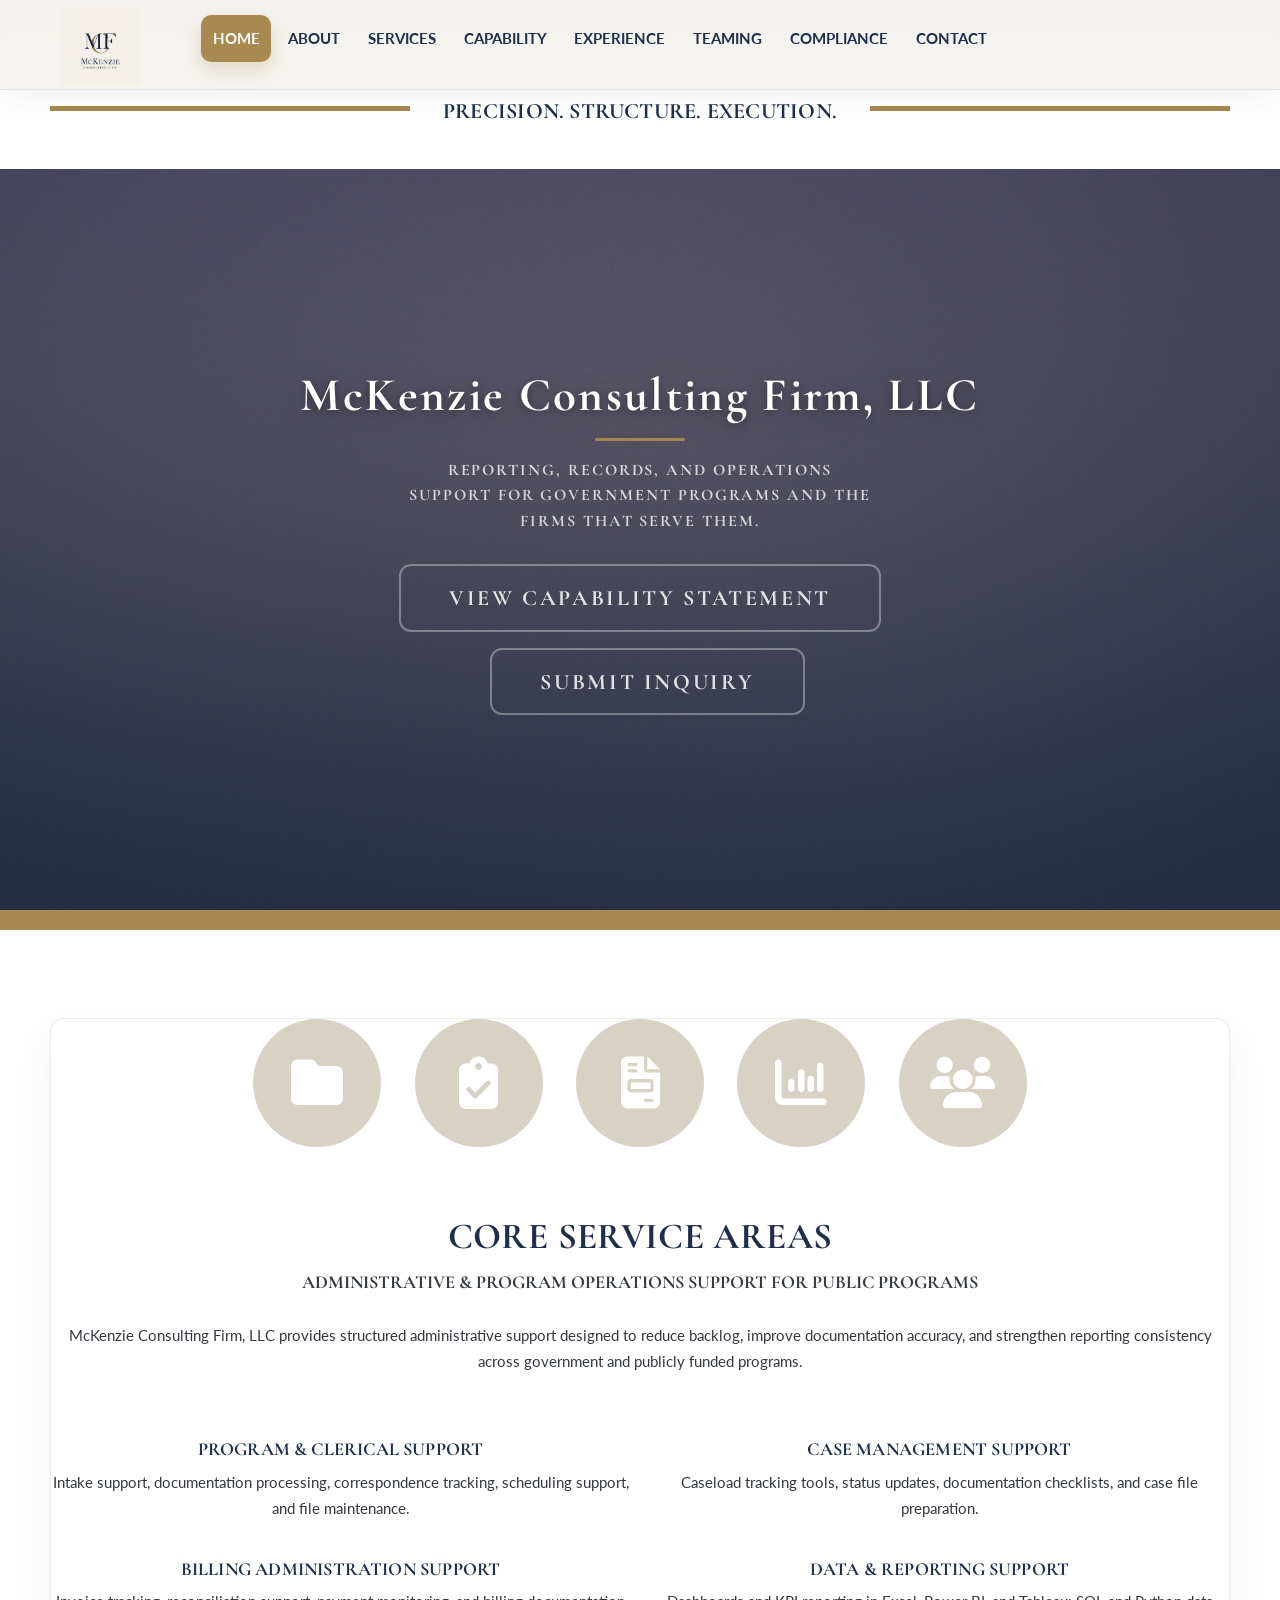
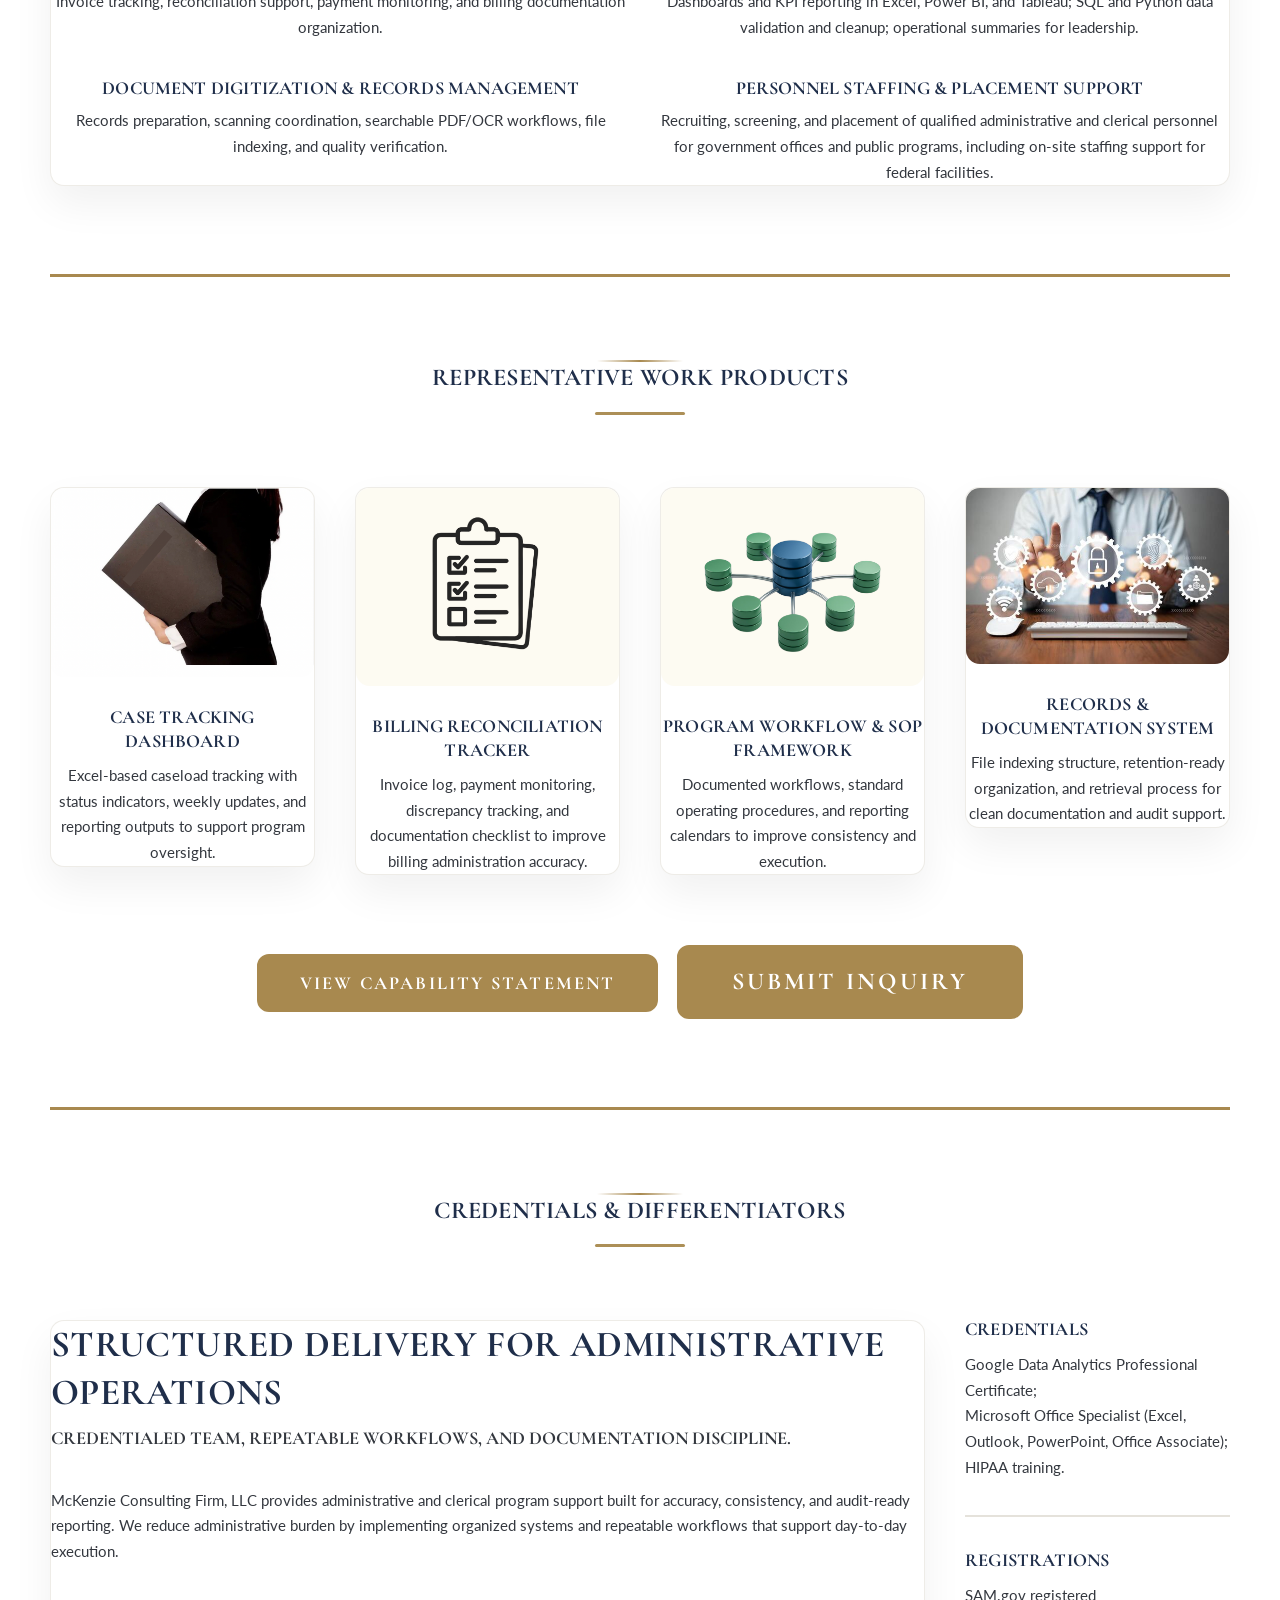
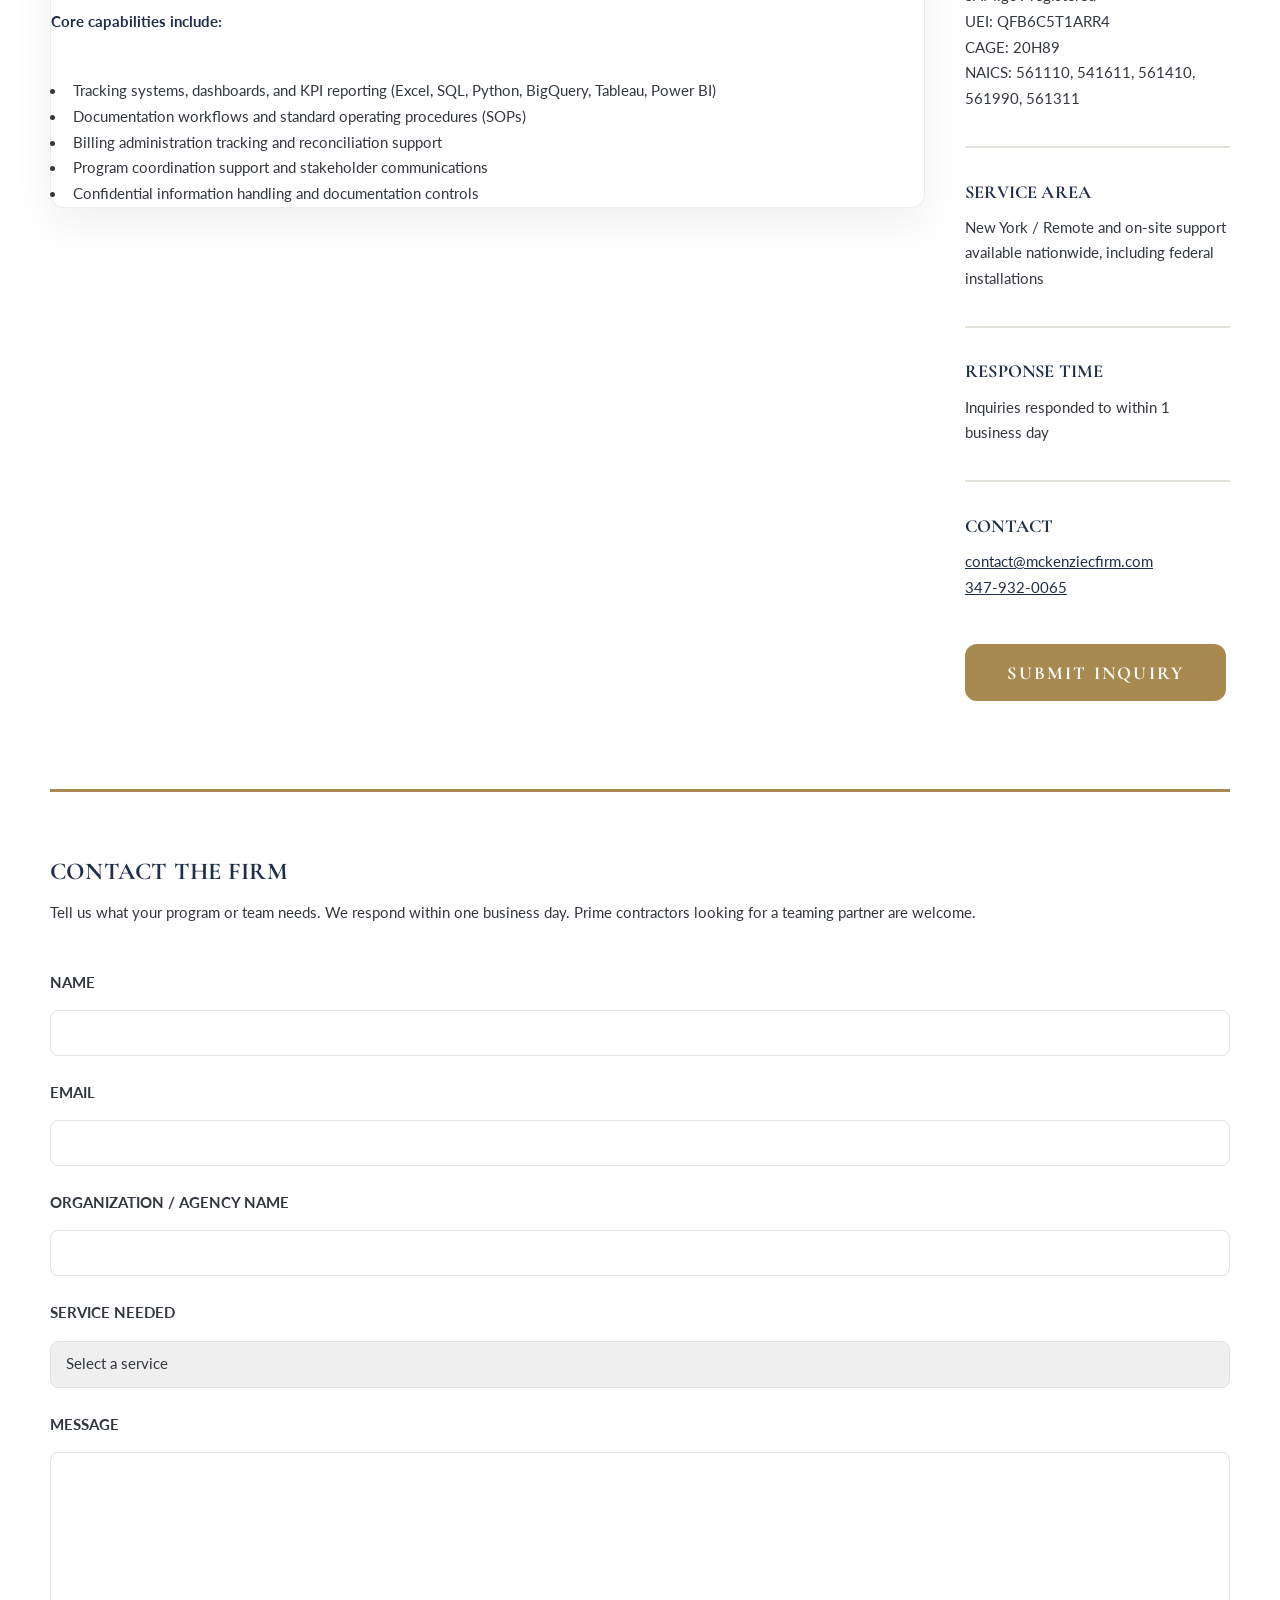
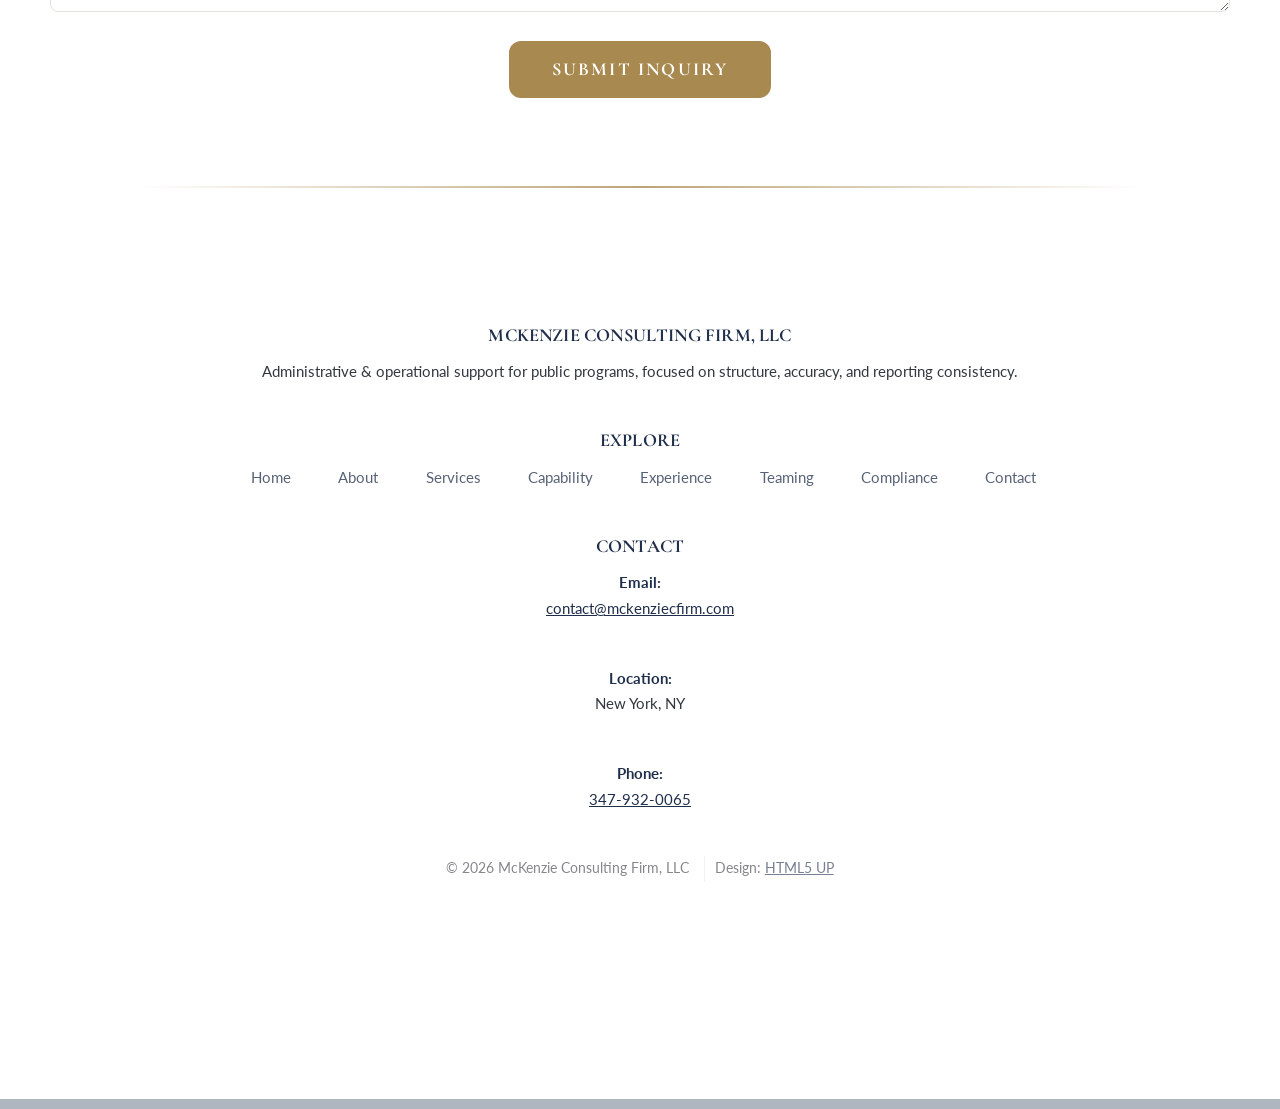
<file: index.html>
<!DOCTYPE HTML>
<!--
	TXT by HTML5 UP
	html5up.net | @ajlkn
	Free for personal and commercial use under the CCA 3.0 license (html5up.net/license)
-->
<html>
	<head>
		<title>McKenzie Consulting Firm | Reporting &amp; Operations Support for Government Programs</title>
		<meta charset="utf-8" />
		<meta name="viewport" content="width=device-width, initial-scale=1" />
		<meta name="description" content="McKenzie Consulting Firm provides data reporting, dashboards, records management, and administrative support for government programs and prime contractors. SAM-registered small business in New York." />
		<link rel="stylesheet" href="https://cdnjs.cloudflare.com/ajax/libs/font-awesome/6.5.0/css/all.min.css">
		<link rel="stylesheet" href="./assets/css/main.css" />
		<link href="https://fonts.googleapis.com/css2?family=Cormorant+Garamond:wght@400;600;700&family=Lato:wght@400;500&display=swap" rel="stylesheet">
	</head>
	<body class="homepage is-preload">
		<div id="page-wrapper">

			<!-- Header -->
				<header id="header">
					<div class="logo container">
						<div>
							<h1><a href="index.html" id="logo">PRECISION. STRUCTURE. EXECUTION.</a></h1>
						</div>
					</div>
				</header>

			<!-- Nav -->
				<nav id="nav">
					<div class="nav-inner">

						<a href="index.html" class="nav-logo">
							<img src="images/MCF-logo.png" alt="McKenzie Consulting Firm logo">
						</a>

						<ul class="nav-links">
							<li class="current"><a href="index.html">Home</a></li>
							<li><a href="about.html">About</a></li>
							<li><a href="services.html">Services</a></li>
							<li><a href="capability.html">Capability</a></li>
							<li><a href="experience.html">Experience</a></li>
							<li><a href="teaming.html">Teaming</a></li>
							<li><a href="compliance.html">Compliance</a></li>
							<li><a href="index.html#contact">Contact</a></li>
						</ul>

					</div>
				</nav>

			<!-- Banner -->
				<section id="banner">
					<div class="content">
						<h2>McKenzie Consulting Firm, LLC</h2>
						<p>Reporting, records, and operations support for government programs and the firms that serve them.</p>
						
						<ul class="actions stacked">
							<li><a href="assets/mcf_capability_statement.pdf" class="button" target="_blank">View Capability Statement</a></li>
							<li><a href="#contact" class="button scrolly">Submit Inquiry</a></li>
       					 </ul>

					</div>
				</section>

			<!-- Main -->
				<section id="main">
					<div class="container">
						<div class="row gtr-200">
							<div class="col-12">

								<!-- Highlight -->
									<section class="box highlight" id="services">
										<ul class="special">
										    <li><a href="#services-clerical"><i class="fa-solid fa-folder"></i><span class="label">Program Support</span></a></li>
										    <li><a href="#services-case"><i class="fa-solid fa-clipboard-check"></i><span class="label">Case Support</span></a></li>
										    <li><a href="#services-billing"><i class="fa-solid fa-file-invoice"></i><span class="label">Billing Support</span></a></li>
										    <li><a href="#services-reporting"><i class="fa-solid fa-chart-column"></i><span class="label">Reporting</span></a></li>
										    <li><a href="#services-staffing"><i class="fa-solid fa-users"></i><span class="label">Staffing Support</span></a></li>
										</ul>


										<header>
											<h2>Core Service Areas</h2>
											<p>Administrative &amp; program operations support for public programs</p>
										</header>

										<p>
											McKenzie Consulting Firm, LLC provides structured administrative support designed to reduce backlog, improve documentation accuracy,
											and strengthen reporting consistency across government and publicly funded programs.
										</p>

										<div class="row gtr-50" style="margin-top: 1.5rem;">
											<div class="col-6 col-12-small">
											<span id="services-clerical" class="anchor"></span>
											<h3 style="margin-bottom: .5rem;">Program &amp; Clerical Support</h3>
											<p style="margin-bottom: 0;">
												Intake support, documentation processing, correspondence tracking, scheduling support, and file maintenance.
											</p>
											</div>

											<div class="col-6 col-12-small">
											<span id="services-case" class="anchor"></span>
											<h3 style="margin-bottom: .5rem;">Case Management Support</h3>
											<p style="margin-bottom: 0;">
												Caseload tracking tools, status updates, documentation checklists, and case file preparation.
											</p>
											</div>

											<div class="col-6 col-12-small" style="margin-top: 1rem;">
											<span id="services-billing" class="anchor"></span>
											<h3 style="margin-bottom: .5rem;">Billing Administration Support</h3>
											<p style="margin-bottom: 0;">
												Invoice tracking, reconciliation support, payment monitoring, and billing documentation organization.
											</p>
											</div>

											<div class="col-6 col-12-small" style="margin-top: 1rem;">
											<span id="services-reporting" class="anchor"></span>
											<h3 style="margin-bottom: .5rem;">Data &amp; Reporting Support</h3>
											<p style="margin-bottom: 0;">
												Dashboards and KPI reporting in Excel, Power BI, and Tableau; SQL and Python data validation and cleanup; operational summaries for leadership.
											</p>
											</div>

											<div class="col-6 col-12-small" style="margin-top: 1rem;">
											<span id="services-records" class="anchor"></span>
											<h3 style="margin-bottom: .5rem;">Document Digitization &amp; Records Management</h3>
											<p style="margin-bottom: 0;">
												Records preparation, scanning coordination, searchable PDF/OCR workflows, file indexing, and quality verification.
											</p>
											</div>

											<div class="col-6 col-12-small" style="margin-top: 1rem;">
											<span id="services-staffing" class="anchor"></span>
											<h3 style="margin-bottom: .5rem;">Personnel Staffing &amp; Placement Support</h3>
											<p style="margin-bottom: 0;">
												Recruiting, screening, and placement of qualified administrative and clerical personnel for government offices and public programs, including on-site staffing support for federal facilities.
											</p>
											</div>
										</div>
										</section>
										<div class="section-divider"></div>

								<!-- Features -->
									<section class="box features">
										<header>
										<h2 class="major"><span>Representative Work Products</span></h2>
										</header>

										<div>
											<div class="row">
											<div class="col-3 col-6-medium col-12-small">
												<section class="box feature">
												<a href="experience.html#case-tracking" class="image featured"><img src="images/Case.png" alt="Case tracking dashboard with status indicators" /></a>
												<h3><a href="experience.html#case-tracking">Case Tracking Dashboard</a></h3>
												<p>
													Excel-based caseload tracking with status indicators, weekly updates, and reporting outputs to support program oversight.
												</p>
												</section>
											</div>

											<div class="col-3 col-6-medium col-12-small">
												<section class="box feature">
												<a href="experience.html#billing-reconciliation" class="image featured"><img src="images/Checklist_Icon.png" alt="Billing reconciliation checklist icon" /></a>
												<h3><a href="experience.html#billing-reconciliation">Billing Reconciliation Tracker</a></h3>
												<p>
													Invoice log, payment monitoring, discrepancy tracking, and documentation checklist to improve billing administration accuracy.
												</p>
												</section>
											</div>

											<div class="col-3 col-6-medium col-12-small">
												<section class="box feature">
												<a href="experience.html#admin-workflow" class="image featured"><img src="images/ops-workflow.png" alt="Program workflow and SOP framework diagram" /></a>
												<h3><a href="experience.html#admin-workflow">Program Workflow &amp; SOP Framework</a></h3>
												<p>
													Documented workflows, standard operating procedures, and reporting calendars to improve consistency and execution.
												</p>
												</section>
											</div>

											<div class="col-3 col-6-medium col-12-small">
												<section class="box feature">
												<a href="services.html" class="image featured"><img src="images/RSystems.jpeg" alt="Records and documentation filing system" /></a>
												<h3><a href="services.html">Records &amp; Documentation System</a></h3>
												<p>
													File indexing structure, retention-ready organization, and retrieval process for clean documentation and audit support.
												</p>
												</section>
											</div>

											<div class="col-12">
												<ul class="actions">
												<li><a href="assets/mcf_capability_statement.pdf" class="button" target="_blank">View Capability Statement</a></li>
												<li><a href="#contact" class="button alt large scrolly">Submit Inquiry</a></li>
												</ul>
											</div>
											</div>
										</div>
										</section>
										<div class="section-divider"></div>

								<!-- Blog -->
									<section class="box blog">
										<h2 class="major"><span>Credentials &amp; Differentiators</span></h2>

										<div>
											<div class="row">
											<div class="col-9 col-12-medium">
												<div class="content">

												<article class="box post">
													<header>
													<h3>Structured delivery for administrative operations</h3>
													<p>Credentialed team, repeatable workflows, and documentation discipline.</p>
													</header>

													<p>
													McKenzie Consulting Firm, LLC provides administrative and clerical program support built for accuracy, consistency, and audit-ready
													reporting. We reduce administrative burden by implementing organized systems and repeatable workflows that support day-to-day execution.
													</p>

													<p><strong>Core capabilities include:</strong></p>
													<ul>
													<li>Tracking systems, dashboards, and KPI reporting (Excel, SQL, Python, BigQuery, Tableau, Power BI)</li>
													<li>Documentation workflows and standard operating procedures (SOPs)</li>
													<li>Billing administration tracking and reconciliation support</li>
													<li>Program coordination support and stakeholder communications</li>
													<li>Confidential information handling and documentation controls</li>
													</ul>

												</article>

												</div>
											</div>

											<div class="col-3 col-12-medium">
												<div class="sidebar">

												<ul class="divided">
													<li>
													<article class="box post-summary">
														<h3>Credentials</h3>
														<p style="margin: 0;">
														Google Data Analytics Professional Certificate;<br />
														Microsoft Office Specialist (Excel, Outlook, PowerPoint, Office Associate);<br />
														HIPAA training.
														</p>
													</article>
													</li>

													<li>
													<article class="box post-summary">
														<h3>Registrations</h3>
														<p style="margin: 0;">
														SAM.gov registered<br />
														UEI: QFB6C5T1ARR4<br />
														CAGE: 20H89<br />
														NAICS: 561110, 541611, 561410, 561990, 561311
														</p>
													</article>
													</li>

													<li>
													<article class="box post-summary">
														<h3>Service Area</h3>
														<p style="margin: 0;">New York / Remote and on-site support available nationwide, including federal installations</p>
													</article>
													</li>

													<li>
													<article class="box post-summary">
														<h3>Response Time</h3>
														<p style="margin: 0;">Inquiries responded to within 1 business day</p>
													</article>
													</li>

													<li>
													<article class="box post-summary">
														<h3>Contact</h3>
														<p style="margin: 0;">
														<a href="mailto:contact@mckenziecfirm.com">contact@mckenziecfirm.com</a><br />
														<a href="tel:+13479320065">347-932-0065</a>
														</p>
													</article>
													</li>
												</ul>

												<a href="#contact" class="button alt scrolly">Submit Inquiry</a>

												</div>
											</div>
											</div>
										</div>
										</section>
										<div class="section-divider"></div>
			<!-- Contact Section -->
			<section id="contact">
				<div class="inner">
					<h2>Contact the Firm</h2>
					<p>Tell us what your program or team needs. We respond within one business day. Prime contractors looking for a teaming partner are welcome.</p>

					<form method="post" action="https://formspree.io/f/xzdjknbq">
						<div class="fields">
							<div class="field half">
								<label for="name">Name</label>
								<input type="text" name="name" id="name" required />
							</div>
							<div class="field half">
								<label for="email">Email</label>
								<input type="email" name="email" id="email" required />
							</div>

							<div class="field">
								<label for="organization">Organization / Agency Name</label>
								<input type="text" name="organization" id="organization" />
							</div>

							<div class="field">
								<label for="service">Service Needed</label>
								<select name="service" id="service">
									<option value="">Select a service</option>
									<option value="Program & Clerical Support">Program & Clerical Support</option>
									<option value="Case Management Support">Case Management Support</option>
									<option value="Billing Administration Support">Billing Administration Support</option>
									<option value="Data & Reporting Support">Data & Reporting Support</option>
									<option value="Document Digitization & Records Management">Document Digitization & Records Management</option>
									<option value="Teaming / Subcontracting">Teaming / Subcontracting</option>
									<option value="Personnel Staffing & Placement Support">Personnel Staffing & Placement Support</option>
									<option value="Other">Other</option>
								</select>
							</div>

							<div class="field">
								<label for="message">Message</label>
								<textarea name="message" id="message" rows="5" required></textarea>
							</div>
						</div>
						<ul class="actions">
							<li><input type="submit" value="Submit Inquiry" class="primary" /></li>
						</ul>
					</form>
				</div>
			</section>

			<div class="footer-divider"></div>
			<!-- Footer -->
			<footer id="footer" class="mcf-footer">
				<div class="container">

					<div class="'row">

						<!-- Left: Brand -->
						<div class="col-4 col-12-small">
							<h4>McKenzie Consulting Firm, LLC</h4>
							<p>
							Administrative & operational support for public programs,
							focused on structure, accuracy, and reporting consistency.
							</p>
						</div>

						<!-- Middle: Navigation -->
						<div class="col-4 col-12-small">
							<h4>Explore</h4>
							<ul class="footer-links">
								<li><a href="index.html">Home</a></li>
								<li><a href="about.html">About</a></li>
								<li><a href="services.html">Services</a></li>
								<li><a href="capability.html">Capability</a></li>
								<li><a href="experience.html">Experience</a></li>
								<li><a href="teaming.html">Teaming</a></li>
								<li><a href="compliance.html">Compliance</a></li>
								<li><a href="index.html#contact">Contact</a></li>
							</ul>
						</div>

						<!-- Right: Contact -->
						<div class="col-4 col-12-small">
							<h4>Contact</h4>
							<p>
								<strong>Email:</strong><br>
								<a href="mailto:contact@mckenziecfirm.com">
									contact@mckenziecfirm.com
								</a>
							</p>
							<p>
								<strong>Location:</strong><br>
								New York, NY
							</p>
							<p>
								<strong>Phone:</strong><br>
								<a href="tel:+13479320065">347-932-0065</a>
							</p>
						</div>

					</div>

					<div class="footer-bottom">
						<ul class="menu">
							<li>&copy; 2026 McKenzie Consulting Firm, LLC</li>
							<li>Design: <a href="https://html5up.net">HTML5 UP</a></li>
						</ul>
					</div>

				</div>
			</footer>
		<!-- Scripts -->
			<script src="assets/js/jquery.min.js"></script>
			<script src="assets/js/jquery.dropotron.min.js"></script>
			<script src="assets/js/jquery.scrolly.min.js"></script>
			<script src="assets/js/browser.min.js"></script>
			<script src="assets/js/breakpoints.min.js"></script>
			<script src="assets/js/util.js"></script>
			<script src="assets/js/main.js"></script>

	</body>
</html>
</file>
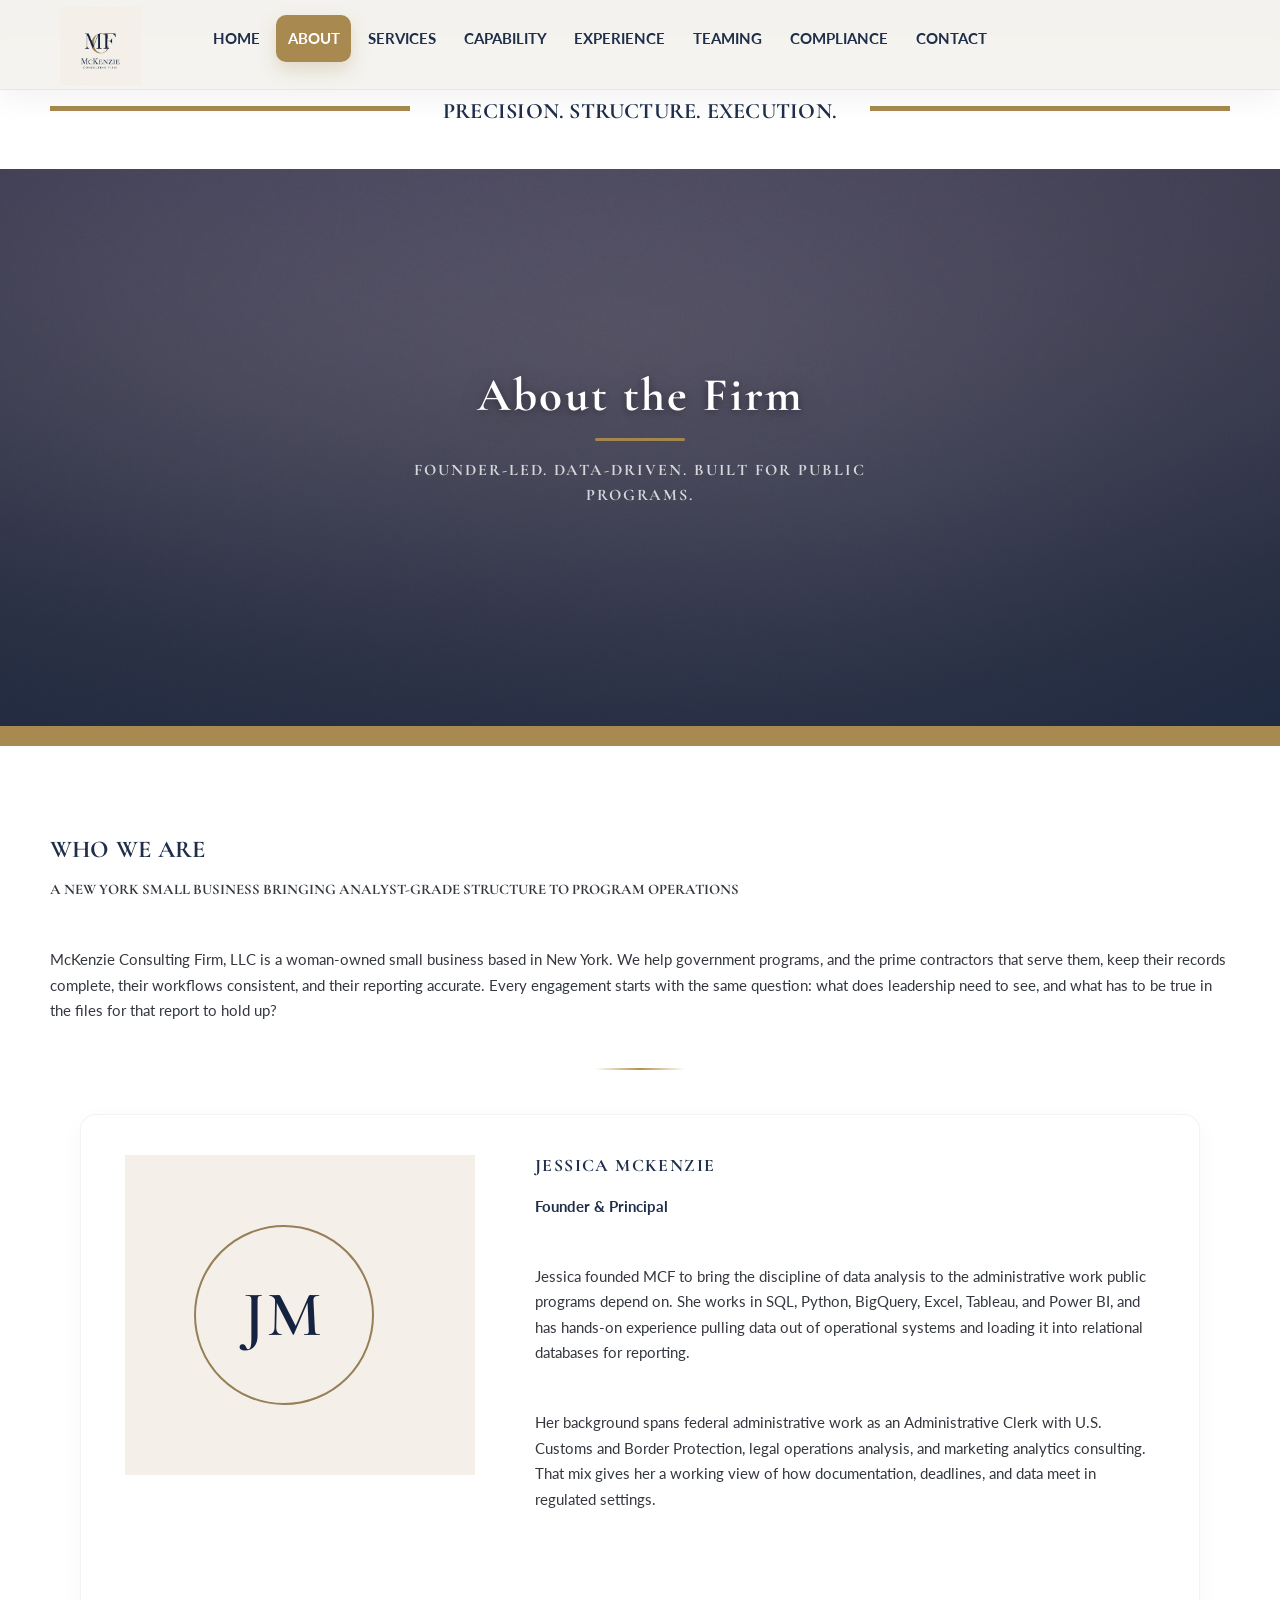
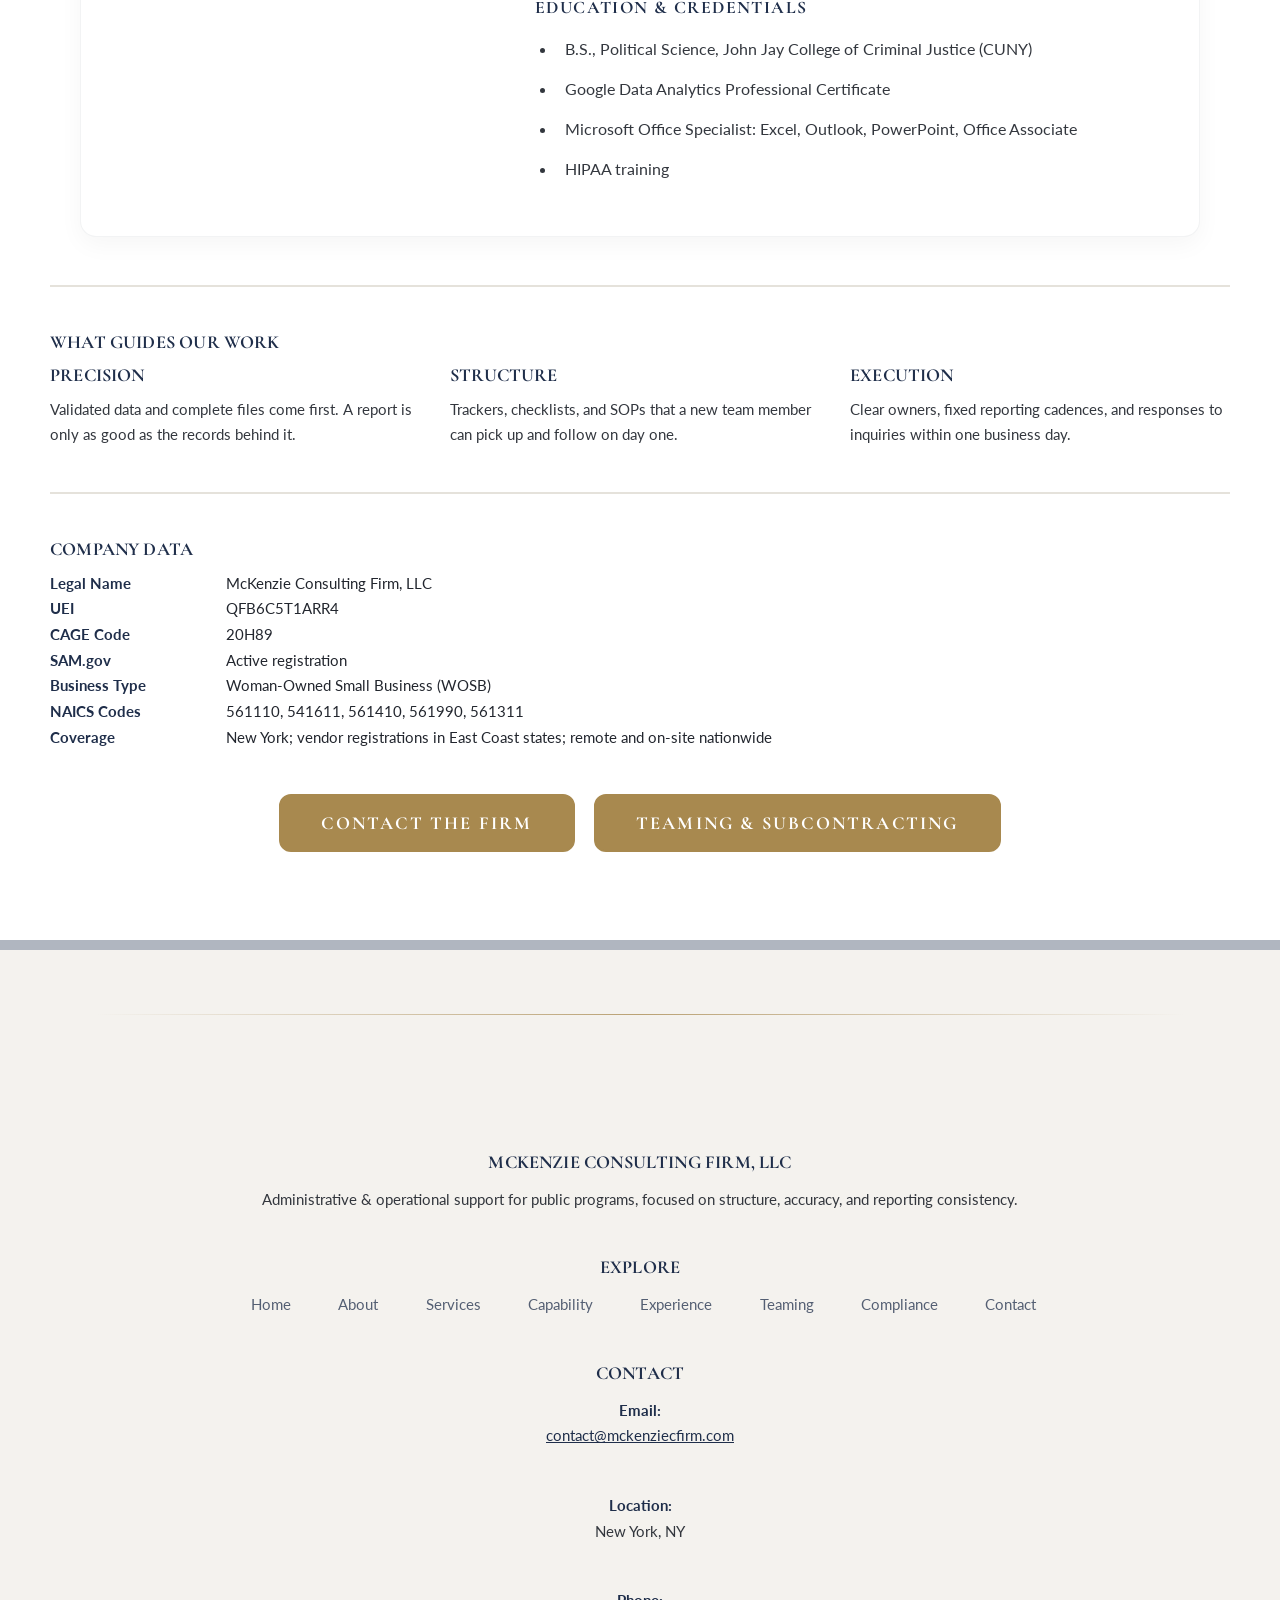
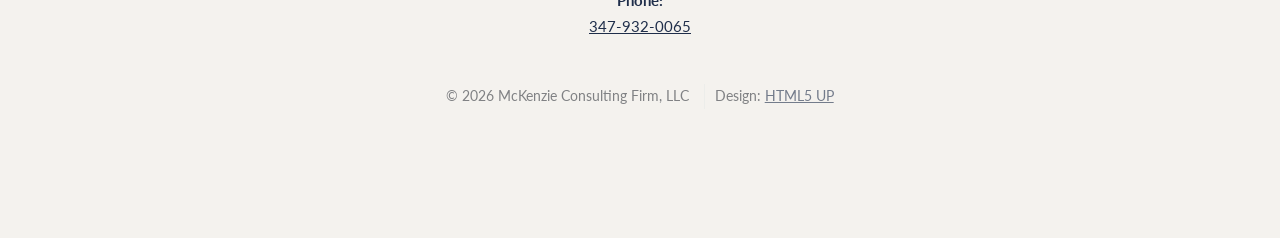
<file: about.html>
<!DOCTYPE HTML>
<!--
  TXT by HTML5 UP
  html5up.net | @ajlkn
  Free for personal and commercial use under the CCA 3.0 license (html5up.net/license)
-->
<html>
  <head>
    <title>About | McKenzie Consulting Firm</title>
    <meta charset="utf-8" />
    <meta name="viewport" content="width=device-width, initial-scale=1" />
		<meta name="description" content="About McKenzie Consulting Firm, a woman-owned small business in New York led by founder and data analyst Jessica McKenzie." />
    <link rel="stylesheet" href="https://cdnjs.cloudflare.com/ajax/libs/font-awesome/6.5.0/css/all.min.css">
    <link rel="stylesheet" href="assets/css/main.css" />
    <link href="https://fonts.googleapis.com/css2?family=Cormorant+Garamond:wght@400;600;700&family=Lato:wght@400;500&display=swap" rel="stylesheet">
  </head>

  <body class="homepage is-preload">
    <div id="page-wrapper">

      <!-- Header -->
      <header id="header">
        <div class="logo container">
          <div>
            <h1><a href="index.html" id="logo">PRECISION. STRUCTURE. EXECUTION.</a></h1>
          </div>
        </div>
      </header>

      <!-- Nav -->
      <nav id="nav">
					<div class="nav-inner">

						<a href="index.html" class="nav-logo">
							<img src="images/MCF-logo.png" alt="McKenzie Consulting Firm logo">
						</a>

						<ul class="nav-links">
							<li><a href="index.html">Home</a></li>
							<li class="current"><a href="about.html">About</a></li>
							<li><a href="services.html">Services</a></li>
							<li><a href="capability.html">Capability</a></li>
							<li><a href="experience.html">Experience</a></li>
							<li><a href="teaming.html">Teaming</a></li>
							<li><a href="compliance.html">Compliance</a></li>
							<li><a href="index.html#contact">Contact</a></li>
						</ul>
						
					</div>
				</nav>

      <!-- Banner -->
      <section id="banner">
        <div class="content">
          <h2>About the Firm</h2>
          <p>Founder-led. Data-driven. Built for public programs.</p>
        </div>
      </section>

      <!-- Main -->
      <section id="main">
        <div class="container">

          <header class="major">
            <h2>Who We Are</h2>
            <p>A New York small business bringing analyst-grade structure to program operations</p>
          </header>

          <p>
            McKenzie Consulting Firm, LLC is a woman-owned small business based in New York. We help government
            programs, and the prime contractors that serve them, keep their records complete, their workflows
            consistent, and their reporting accurate. Every engagement starts with the same question: what does
            leadership need to see, and what has to be true in the files for that report to hold up?
          </p>

          <div class="gold-divider"></div>

          <div class="capability-panel">
            <div class="capability-layout">

              <!-- Founder photo: replace this block with
                   <img src="images/jessica-mckenzie.jpg" alt="Jessica McKenzie, Founder and Principal">
                   once a headshot is uploaded to the images folder -->
              <div class="capability-visual founder-photo">
                <div class="founder-monogram" aria-hidden="true">JM</div>
              </div>

              <div class="capability-content">
                <div class="capability-block">
                  <h3>Jessica McKenzie</h3>
                  <p><strong>Founder &amp; Principal</strong></p>
                  <p>
                    Jessica founded MCF to bring the discipline of data analysis to the administrative work public
                    programs depend on. She works in SQL, Python, BigQuery, Excel, Tableau, and Power BI, and has
                    hands-on experience pulling data out of operational systems and loading it into relational
                    databases for reporting.
                  </p>
                  <p>
                    Her background spans federal administrative work as an Administrative Clerk with U.S. Customs
                    and Border Protection, legal operations analysis, and marketing analytics consulting. That mix
                    gives her a working view of how documentation, deadlines, and data meet in regulated settings.
                  </p>
                </div>

                <div class="capability-block">
                  <h3>Education &amp; Credentials</h3>
                  <ul>
                    <li>B.S., Political Science, John Jay College of Criminal Justice (CUNY)</li>
                    <li>Google Data Analytics Professional Certificate</li>
                    <li>Microsoft Office Specialist: Excel, Outlook, PowerPoint, Office Associate</li>
                    <li>HIPAA training</li>
                  </ul>
                </div>
              </div>

            </div>
          </div>

          <hr />

          <h3>What Guides Our Work</h3>
          <div class="row gtr-50">
            <div class="col-4 col-12-small">
              <h4>Precision</h4>
              <p>Validated data and complete files come first. A report is only as good as the records behind it.</p>
            </div>
            <div class="col-4 col-12-small">
              <h4>Structure</h4>
              <p>Trackers, checklists, and SOPs that a new team member can pick up and follow on day one.</p>
            </div>
            <div class="col-4 col-12-small">
              <h4>Execution</h4>
              <p>Clear owners, fixed reporting cadences, and responses to inquiries within one business day.</p>
            </div>
          </div>

          <hr />

          <h3>Company Data</h3>
          <div class="table-wrapper">
            <table>
              <tbody>
                <tr><td><strong>Legal Name</strong></td><td>McKenzie Consulting Firm, LLC</td></tr>
                <tr><td><strong>UEI</strong></td><td>QFB6C5T1ARR4</td></tr>
                <tr><td><strong>CAGE Code</strong></td><td>20H89</td></tr>
                <tr><td><strong>SAM.gov</strong></td><td>Active registration</td></tr>
                <tr><td><strong>Business Type</strong></td><td>Woman-Owned Small Business (WOSB)</td></tr>
                <tr><td><strong>NAICS Codes</strong></td><td>561110, 541611, 561410, 561990, 561311</td></tr>
                <tr><td><strong>Coverage</strong></td><td>New York; vendor registrations in East Coast states; remote and on-site nationwide</td></tr>
              </tbody>
            </table>
          </div>

          <ul class="actions">
            <li><a href="index.html#contact" class="button">Contact the Firm</a></li>
            <li><a href="teaming.html" class="button alt">Teaming &amp; Subcontracting</a></li>
          </ul>

        </div>
      </section>

      <div class="footer-divider"></div>
			<!-- Footer -->
			<footer id="footer" class="mcf-footer">
				<div class="container">

					<div class="'row">

						<!-- Left: Brand -->
						<div class="col-4 col-12-small">
							<h4>McKenzie Consulting Firm, LLC</h4>
							<p>
							Administrative & operational support for public programs,
							focused on structure, accuracy, and reporting consistency.
							</p>
						</div>

						<!-- Middle: Navigation -->
						<div class="col-4 col-12-small">
							<h4>Explore</h4>
							<ul class="footer-links">
								<li><a href="index.html">Home</a></li>
								<li><a href="about.html">About</a></li>
								<li><a href="services.html">Services</a></li>
								<li><a href="capability.html">Capability</a></li>
								<li><a href="experience.html">Experience</a></li>
								<li><a href="teaming.html">Teaming</a></li>
								<li><a href="compliance.html">Compliance</a></li>
								<li><a href="index.html#contact">Contact</a></li>
							</ul>
						</div>

						<!-- Right: Contact -->
						<div class="col-4 col-12-small">
							<h4>Contact</h4>
							<p>
								<strong>Email:</strong><br>
								<a href="mailto:contact@mckenziecfirm.com">
									contact@mckenziecfirm.com
								</a>
							</p>
							<p>
								<strong>Location:</strong><br>
								New York, NY
							</p>
							<p>
								<strong>Phone:</strong><br>
								<a href="tel:+13479320065">347-932-0065</a>
							</p>
						</div>

					</div>

					<div class="footer-bottom">
						<ul class="menu">
							<li>&copy; 2026 McKenzie Consulting Firm, LLC</li>
							<li>Design: <a href="https://html5up.net">HTML5 UP</a></li>
						</ul>
					</div>

				</div>
			</footer>

    <!-- Scripts (keep these if your template has them in other pages) -->
    <script src="assets/js/jquery.min.js"></script>
    <script src="assets/js/jquery.dropotron.min.js"></script>
    <script src="assets/js/jquery.scrolly.min.js"></script>
    <script src="assets/js/browser.min.js"></script>
    <script src="assets/js/breakpoints.min.js"></script>
    <script src="assets/js/util.js"></script>
    <script src="assets/js/main.js"></script>

  </body>
</html>
</file>
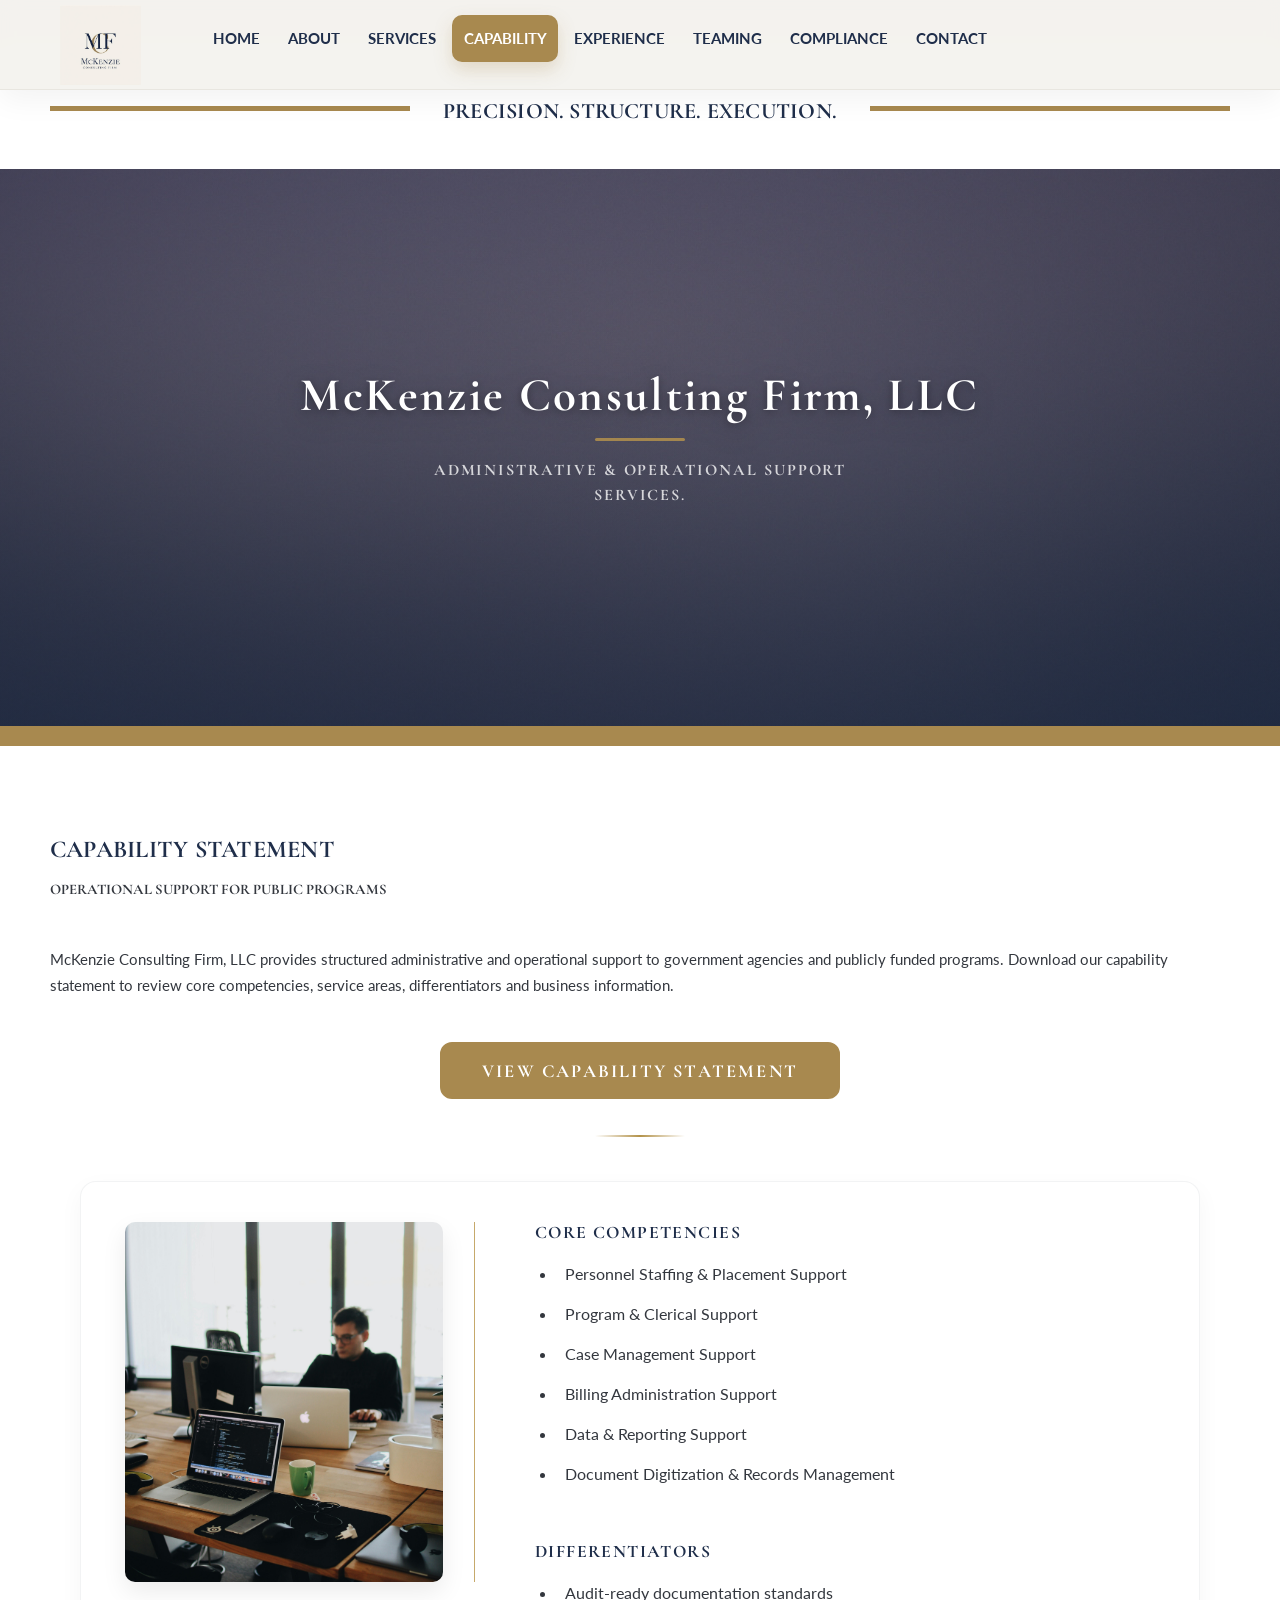
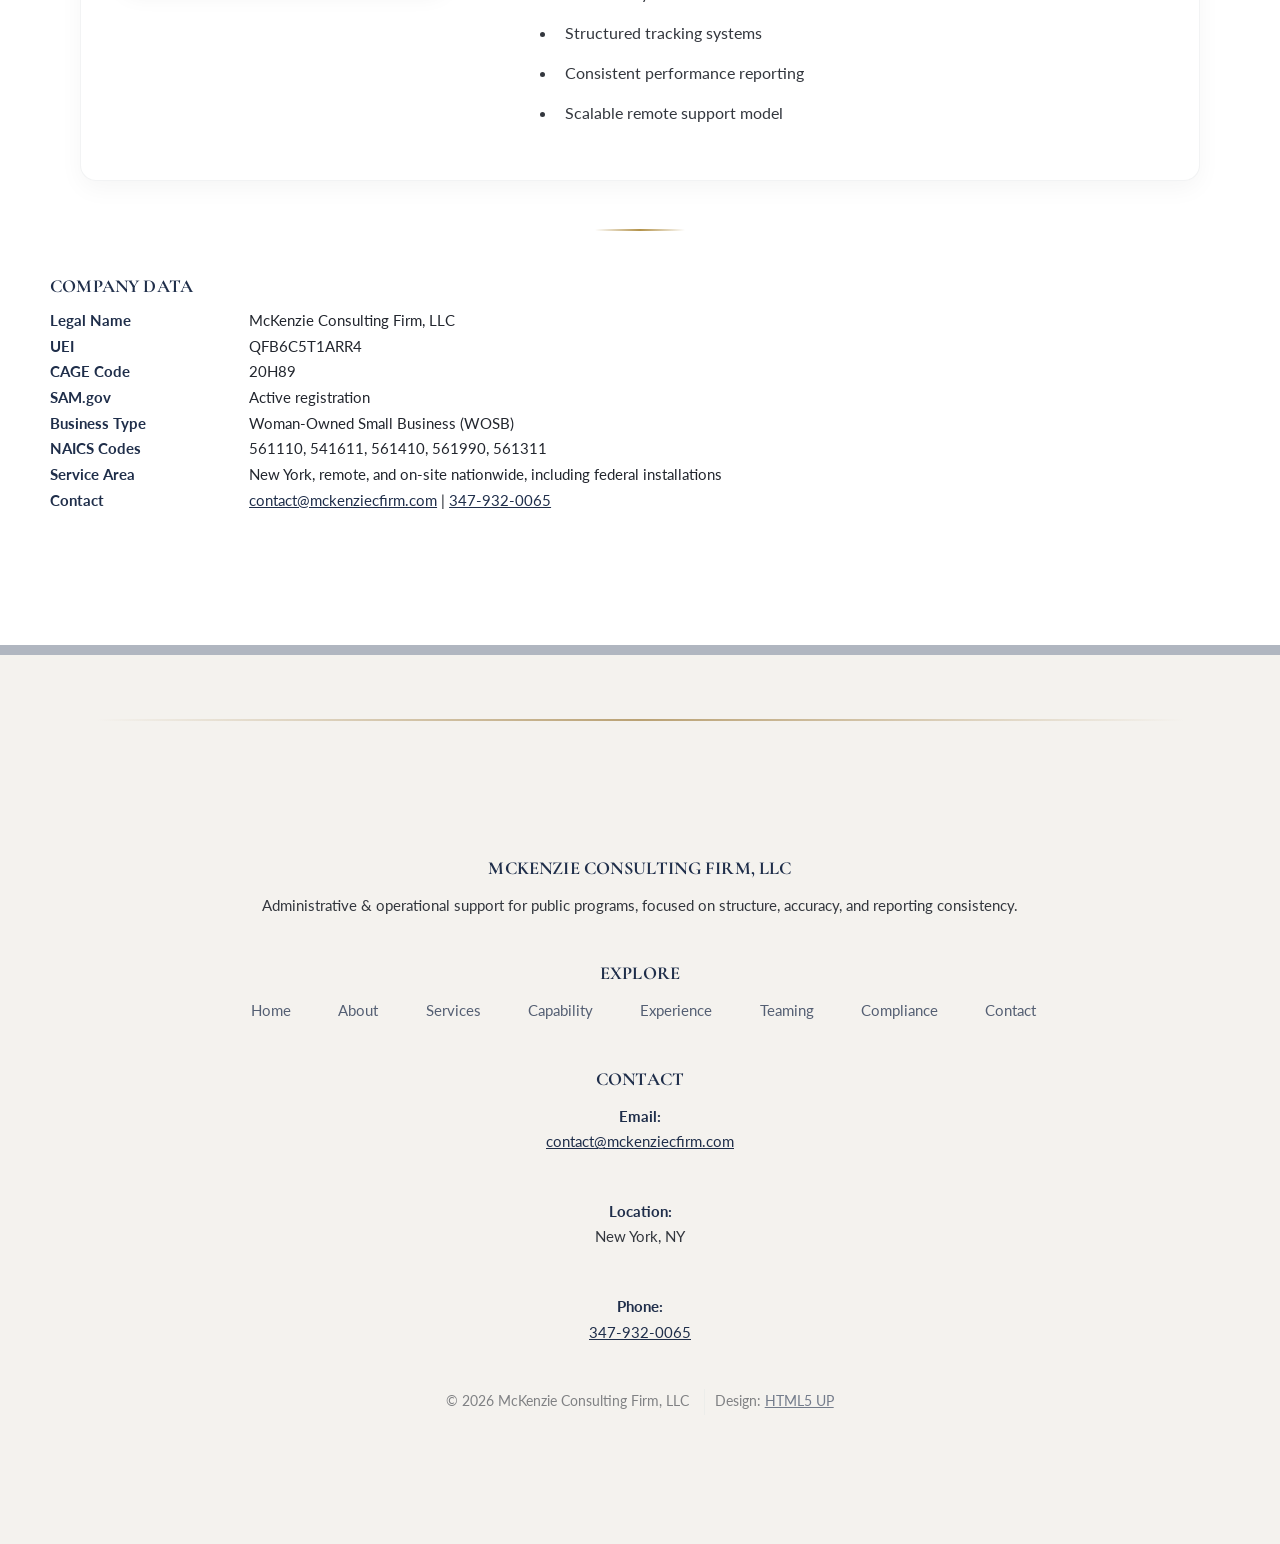
<file: capability.html>
<!DOCTYPE HTML>
<!--
	TXT by HTML5 UP
	html5up.net | @ajlkn
	Free for personal and commercial use under the CCA 3.0 license (html5up.net/license)
-->
<html>
	<head>
		<title>Capability Statement | McKenzie Consulting Firm</title>
		<meta charset="utf-8" />
		<meta name="viewport" content="width=device-width, initial-scale=1" />
		<meta name="description" content="Capability statement for McKenzie Consulting Firm, LLC: core competencies, differentiators, NAICS codes, UEI, and CAGE code." />
		<link rel="stylesheet" href="https://cdnjs.cloudflare.com/ajax/libs/font-awesome/6.5.0/css/all.min.css">
		<link rel="stylesheet" href="assets/css/main.css" />
	</head>
	<body class="homepage is-preload">
		<div id="page-wrapper">

			<!-- Header -->
				<header id="header">
					<div class="logo container">
						<div>
							<h1><a href="index.html" id="logo">PRECISION. STRUCTURE. EXECUTION.</a></h1>
						</div>
					</div>
				</header>

			<!-- Nav -->
				<nav id="nav">
					<div class="nav-inner">
						<a href="index.html" class="nav-logo">
							<img src="images/MCF-logo.png" alt="McKenzie Consulting Firm logo">
						</a>

						<ul class="nav-links">
							<li><a href="index.html">Home</a></li>
							<li><a href="about.html">About</a></li>
							<li><a href="services.html">Services</a></li>
							<li class="current"><a href="capability.html">Capability</a></li>
							<li><a href="experience.html">Experience</a></li>
							<li><a href="teaming.html">Teaming</a></li>
							<li><a href="compliance.html">Compliance</a></li>
							<li><a href="index.html#contact">Contact</a></li>
						</ul>
						
					</div>
				</nav>

			<!-- Banner -->
				<section id="banner">
					<div class="content">
						<h2>McKenzie Consulting Firm, LLC</h2>
						<p>Administrative & Operational Support Services.</p>
					
					</div>
				</section>

			<!-- Main -->
				<section id="main">
					<div class="container">
						 <header class="major">
							<h2>Capability Statement</h2>
							<p>Operational support for public programs</p>
						</header>

						<p>
							McKenzie Consulting Firm, LLC provides structured administrative and operational
							support to government agencies and publicly funded programs.
					
							Download our capability statement to review core competencies, service areas, differentiators and business information.
						</p>

						<ul class="actions">
							<li><a href="assets/mcf_capability_statement.pdf" class="button" target="_blank">View Capability Statement</a></li>
						</ul>
					<div class="gold-divider"></div>
					
					<div class="capability-panel">
						<div class="capability-layout">

						<!-- LEFT SIDE -->
						<div class="capability-visual">
							<img src="images/stk.jpg" alt="Administrative operations workspace">
						</div>

						<!-- RIGHT SIDE -->
						<div class="capability-content">
							<div class="capability-block">
								<h3>Core Competencies</h3>
								<ul>
									<li>Personnel Staffing & Placement Support</li>
									<li>Program & Clerical Support</li>
									<li>Case Management Support</li>
									<li>Billing Administration Support</li>
									<li>Data & Reporting Support</li>
									<li>Document Digitization & Records Management</li>
								</ul>
							</div>

							<div class="capability-block">
								<h3>Differentiators</h3>
								<ul>
									<li>Audit-ready documentation standards</li>
									<li>Structured tracking systems</li>
									<li>Consistent performance reporting</li>
									<li>Scalable remote support model</li>
								</ul>
							</div>
						</div>

					</div>
				</div>
				<div class="gold-divider"></div>
				<h3>Company Data</h3>
					<div class="table-wrapper">
						<table>
							<tbody>
								<tr><td><strong>Legal Name</strong></td><td>McKenzie Consulting Firm, LLC</td></tr>
								<tr><td><strong>UEI</strong></td><td>QFB6C5T1ARR4</td></tr>
								<tr><td><strong>CAGE Code</strong></td><td>20H89</td></tr>
								<tr><td><strong>SAM.gov</strong></td><td>Active registration</td></tr>
								<tr><td><strong>Business Type</strong></td><td>Woman-Owned Small Business (WOSB)</td></tr>
								<tr><td><strong>NAICS Codes</strong></td><td>561110, 541611, 561410, 561990, 561311</td></tr>
								<tr><td><strong>Service Area</strong></td><td>New York, remote, and on-site nationwide, including federal installations</td></tr>
								<tr><td><strong>Contact</strong></td><td><a href="mailto:contact@mckenziecfirm.com">contact@mckenziecfirm.com</a> | <a href="tel:+13479320065">347-932-0065</a></td></tr>
							</tbody>
						</table>
					</div>
			</div>
				</section>

				<div class="footer-divider"></div>
				<!-- Footer -->
				<footer id="footer" class="mcf-footer">
					<div class="container">

						<div class="'row">

							<!-- Left: Brand -->
							<div class="col-4 col-12-small">
								<h4>McKenzie Consulting Firm, LLC</h4>
								<p>
								Administrative & operational support for public programs,
								focused on structure, accuracy, and reporting consistency.
								</p>
							</div>

							<!-- Middle: Navigation -->
							<div class="col-4 col-12-small">
								<h4>Explore</h4>
								<ul class="footer-links">
									<li><a href="index.html">Home</a></li>
									<li><a href="about.html">About</a></li>
									<li><a href="services.html">Services</a></li>
									<li><a href="capability.html">Capability</a></li>
									<li><a href="experience.html">Experience</a></li>
									<li><a href="teaming.html">Teaming</a></li>
									<li><a href="compliance.html">Compliance</a></li>
								<li><a href="index.html#contact">Contact</a></li>
								</ul>
							</div>

							<!-- Right: Contact -->
							<div class="col-4 col-12-small">
								<h4>Contact</h4>
								<p>
									<strong>Email:</strong><br>
									<a href="mailto:contact@mckenziecfirm.com">
										contact@mckenziecfirm.com
									</a>
								</p>
								<p>
									<strong>Location:</strong><br>
									New York, NY
								</p>
							<p>
								<strong>Phone:</strong><br>
								<a href="tel:+13479320065">347-932-0065</a>
							</p>
							</div>

						</div>

						<div class="footer-bottom">
							<ul class="menu">
								<li>&copy; 2026 McKenzie Consulting Firm, LLC</li>
								<li>Design: <a href="https://html5up.net">HTML5 UP</a></li>
							</ul>
						</div>

					</div>
				</footer>
			</div>
		<!-- Scripts -->
			<script src="assets/js/jquery.min.js"></script>
			<script src="assets/js/jquery.dropotron.min.js"></script>
			<script src="assets/js/jquery.scrolly.min.js"></script>
			<script src="assets/js/browser.min.js"></script>
			<script src="assets/js/breakpoints.min.js"></script>
			<script src="assets/js/util.js"></script>
			<script src="assets/js/main.js"></script>

	</body>
</html>
</file>
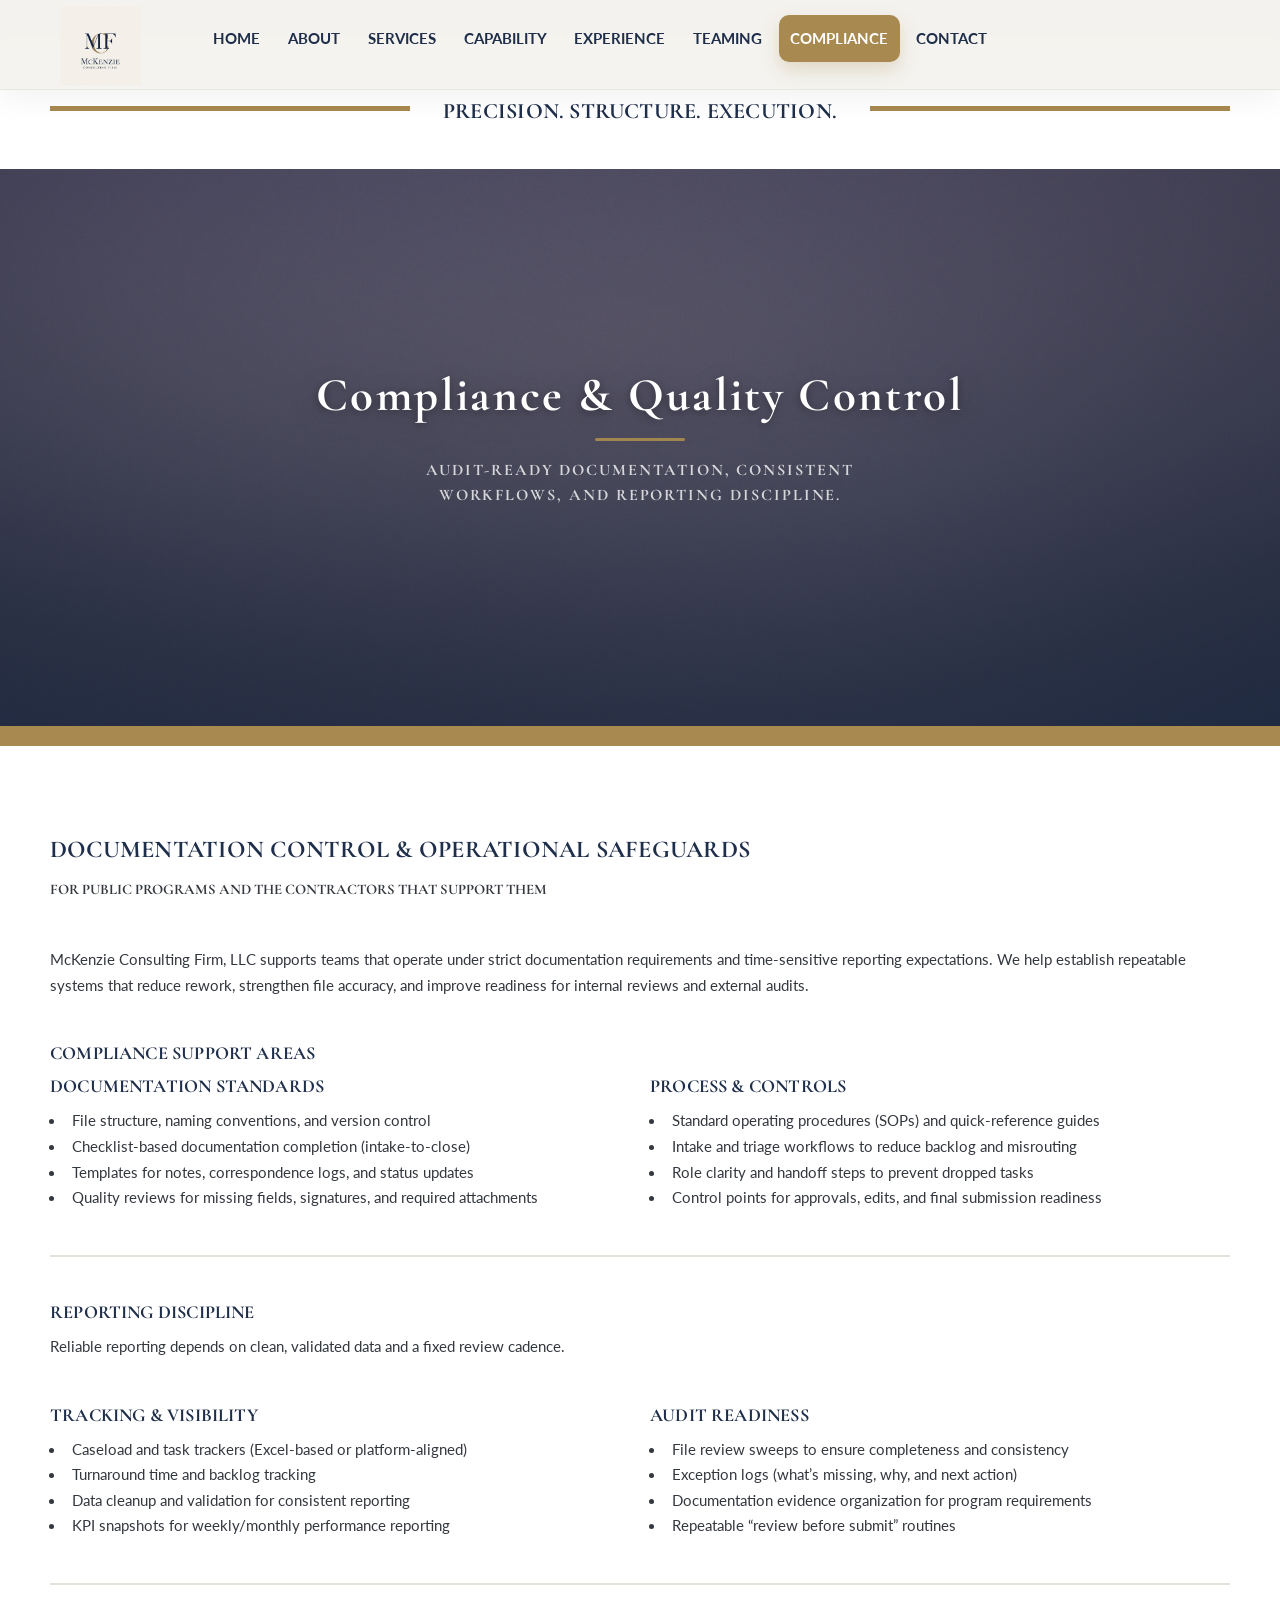
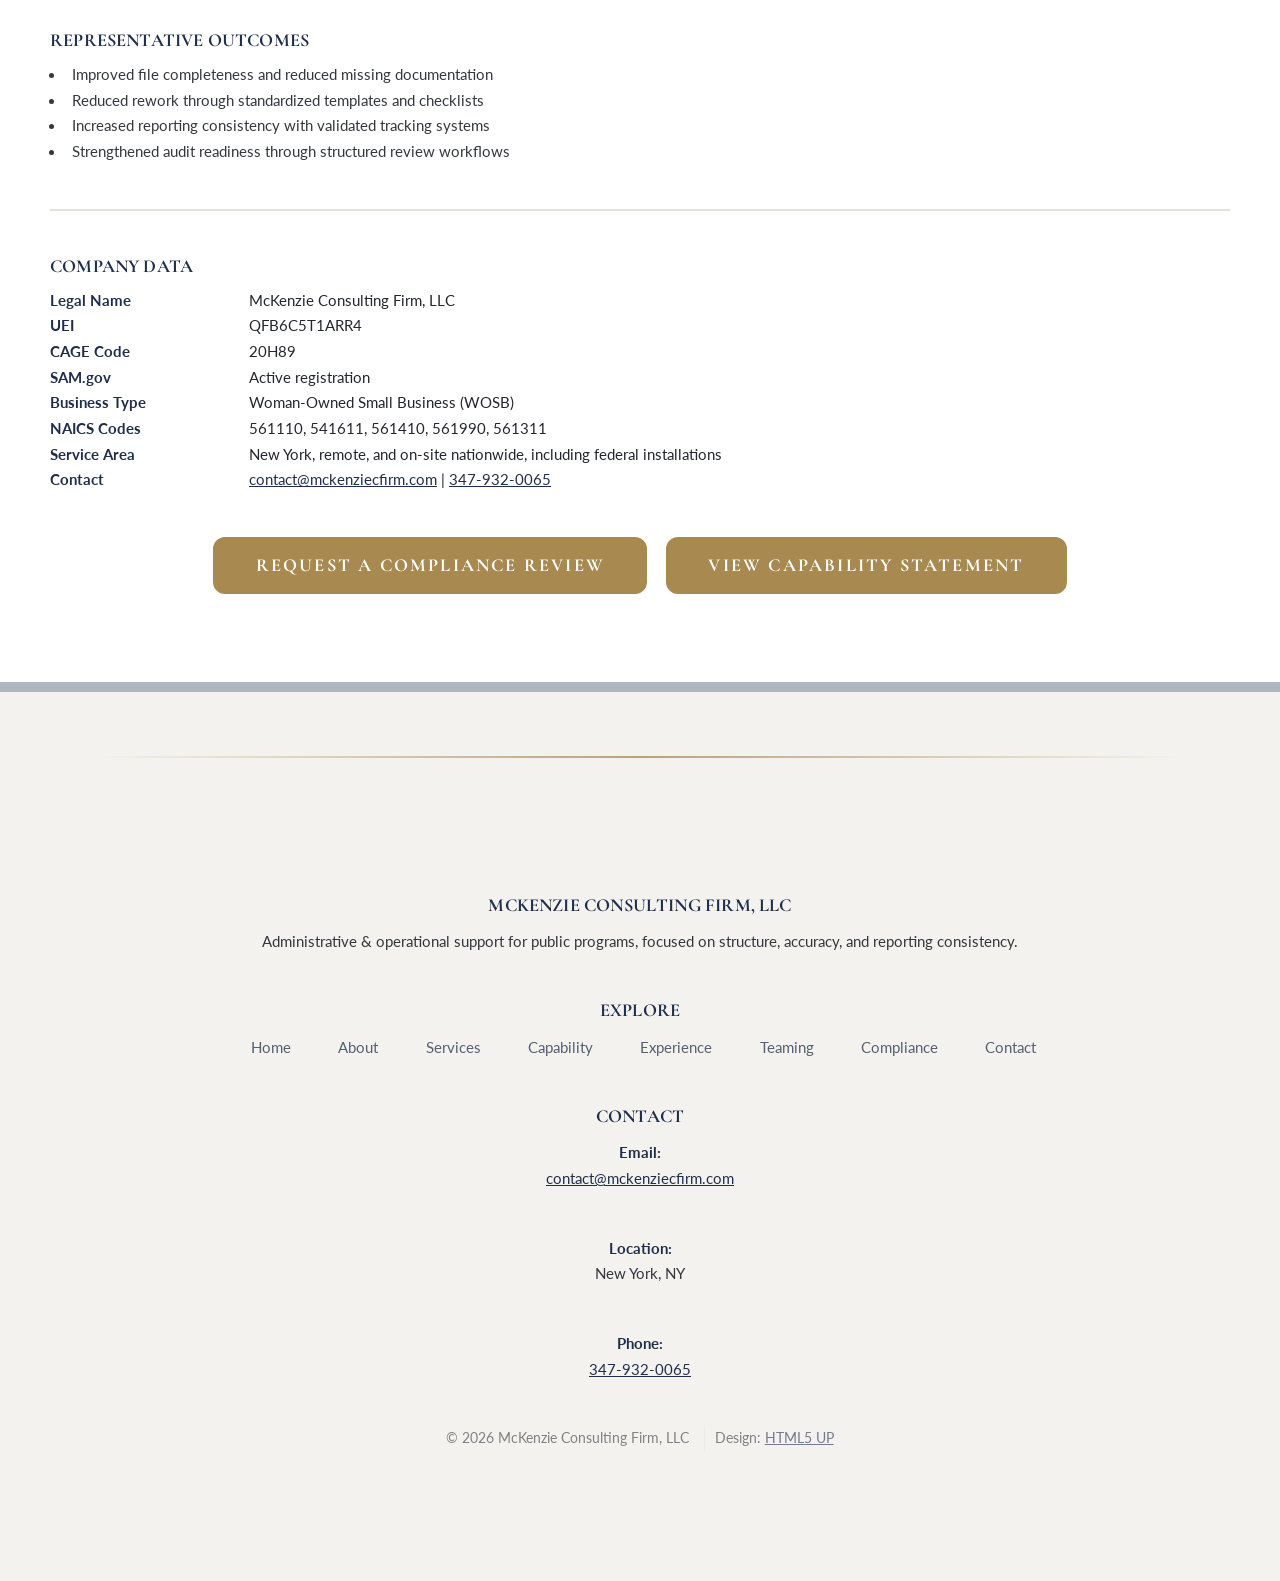
<file: compliance.html>
<!DOCTYPE HTML>
<!--
  TXT by HTML5 UP
  html5up.net | @ajlkn
  Free for personal and commercial use under the CCA 3.0 license (html5up.net/license)
-->
<html>
  <head>
    <title>Compliance &amp; Quality Control | McKenzie Consulting Firm</title>
    <meta charset="utf-8" />
    <meta name="viewport" content="width=device-width, initial-scale=1" />
		<meta name="description" content="Documentation standards, process controls, reporting discipline, and audit readiness support for public programs." />
    <link rel="stylesheet" href="https://cdnjs.cloudflare.com/ajax/libs/font-awesome/6.5.0/css/all.min.css">
    <link rel="stylesheet" href="assets/css/main.css" />
  </head>

  <body class="homepage is-preload">
    <div id="page-wrapper">

      <!-- Header -->
      <header id="header">
        <div class="logo container">
          <div>
            <h1><a href="index.html" id="logo">PRECISION. STRUCTURE. EXECUTION.</a></h1>
          </div>
        </div>
      </header>

      <!-- Nav -->
      <nav id="nav">
					<div class="nav-inner">

						<a href="index.html" class="nav-logo">
							<img src="images/MCF-logo.png" alt="McKenzie Consulting Firm logo">
						</a>

						<ul class="nav-links">
							<li><a href="index.html">Home</a></li>
							<li><a href="about.html">About</a></li>
							<li><a href="services.html">Services</a></li>
							<li><a href="capability.html">Capability</a></li>
							<li><a href="experience.html">Experience</a></li>
							<li><a href="teaming.html">Teaming</a></li>
							<li class="current"><a href="compliance.html">Compliance</a></li>
							<li><a href="index.html#contact">Contact</a></li>
						</ul>
						
					</div>
				</nav>

      <!-- Banner -->
      <section id="banner">
        <div class="content">
          <h2>Compliance &amp; Quality Control</h2>
          <p>Audit-ready documentation, consistent workflows, and reporting discipline.</p>
        </div>
      </section>

      <!-- Main -->
      <section id="main">
        <div class="container">

          <header class="major">
            <h2>Documentation Control &amp; Operational Safeguards</h2>
            <p>For public programs and the contractors that support them</p>
          </header>

          <p>
            McKenzie Consulting Firm, LLC supports teams that operate under strict documentation requirements and
            time-sensitive reporting expectations. We help establish repeatable systems that reduce rework, strengthen
            file accuracy, and improve readiness for internal reviews and external audits.
          </p>

          <h3>Compliance Support Areas</h3>
          <div class="row gtr-50">
            <div class="col-6 col-12-small">
              <h4>Documentation Standards</h4>
              <ul>
                <li>File structure, naming conventions, and version control</li>
                <li>Checklist-based documentation completion (intake-to-close)</li>
                <li>Templates for notes, correspondence logs, and status updates</li>
                <li>Quality reviews for missing fields, signatures, and required attachments</li>
              </ul>
            </div>

            <div class="col-6 col-12-small">
              <h4>Process &amp; Controls</h4>
              <ul>
                <li>Standard operating procedures (SOPs) and quick-reference guides</li>
                <li>Intake and triage workflows to reduce backlog and misrouting</li>
                <li>Role clarity and handoff steps to prevent dropped tasks</li>
                <li>Control points for approvals, edits, and final submission readiness</li>
              </ul>
            </div>
          </div>

          <hr />

          <h3>Reporting Discipline</h3>
          <p>Reliable reporting depends on clean, validated data and a fixed review cadence.</p>
          <div class="row gtr-50">
            <div class="col-6 col-12-small">
              <h4>Tracking &amp; Visibility</h4>
              <ul>
                <li>Caseload and task trackers (Excel-based or platform-aligned)</li>
                <li>Turnaround time and backlog tracking</li>
                <li>Data cleanup and validation for consistent reporting</li>
                <li>KPI snapshots for weekly/monthly performance reporting</li>
              </ul>
            </div>

            <div class="col-6 col-12-small">
              <h4>Audit Readiness</h4>
              <ul>
                <li>File review sweeps to ensure completeness and consistency</li>
                <li>Exception logs (what’s missing, why, and next action)</li>
                <li>Documentation evidence organization for program requirements</li>
                <li>Repeatable “review before submit” routines</li>
              </ul>
            </div>
          </div>

          <hr />

          <h3>Representative Outcomes</h3>
          <ul>
            <li>Improved file completeness and reduced missing documentation</li>
            <li>Reduced rework through standardized templates and checklists</li>
            <li>Increased reporting consistency with validated tracking systems</li>
            <li>Strengthened audit readiness through structured review workflows</li>
          </ul>

          <hr />

          <h3>Company Data</h3>
          <div class="table-wrapper">
          	<table>
          		<tbody>
          			<tr><td><strong>Legal Name</strong></td><td>McKenzie Consulting Firm, LLC</td></tr>
          			<tr><td><strong>UEI</strong></td><td>QFB6C5T1ARR4</td></tr>
          			<tr><td><strong>CAGE Code</strong></td><td>20H89</td></tr>
          			<tr><td><strong>SAM.gov</strong></td><td>Active registration</td></tr>
          			<tr><td><strong>Business Type</strong></td><td>Woman-Owned Small Business (WOSB)</td></tr>
          			<tr><td><strong>NAICS Codes</strong></td><td>561110, 541611, 561410, 561990, 561311</td></tr>
          			<tr><td><strong>Service Area</strong></td><td>New York, remote, and on-site nationwide, including federal installations</td></tr>
          			<tr><td><strong>Contact</strong></td><td><a href="mailto:contact@mckenziecfirm.com">contact@mckenziecfirm.com</a> | <a href="tel:+13479320065">347-932-0065</a></td></tr>
          		</tbody>
          	</table>
          </div>

          <ul class="actions">
            <li><a href="index.html#contact" class="button">Request a Compliance Review</a></li>
            <li><a href="assets/mcf_capability_statement.pdf" class="button alt" target="_blank">View Capability Statement</a></li>
          </ul>

        </div>
      </section>

      <div class="footer-divider"></div>
		<!-- Footer -->
		<footer id="footer" class="mcf-footer">
			<div class="container">

				<div class="'row">

					<!-- Left: Brand -->
					<div class="col-4 col-12-small">
						<h4>McKenzie Consulting Firm, LLC</h4>
						<p>
						Administrative & operational support for public programs,
						focused on structure, accuracy, and reporting consistency.
						</p>
					</div>

					<!-- Middle: Navigation -->
					<div class="col-4 col-12-small">
						<h4>Explore</h4>
						<ul class="footer-links">
							<li><a href="index.html">Home</a></li>
							<li><a href="about.html">About</a></li>
							<li><a href="services.html">Services</a></li>
							<li><a href="capability.html">Capability</a></li>
							<li><a href="experience.html">Experience</a></li>
							<li><a href="teaming.html">Teaming</a></li>
							<li><a href="compliance.html">Compliance</a></li>
								<li><a href="index.html#contact">Contact</a></li>
						</ul>
					</div>

					<!-- Right: Contact -->
					<div class="col-4 col-12-small">
						<h4>Contact</h4>
						<p>
							<strong>Email:</strong><br>
							<a href="mailto:contact@mckenziecfirm.com">
								contact@mckenziecfirm.com
							</a>
						</p>
						<p>
							<strong>Location:</strong><br>
							New York, NY
						</p>
							<p>
								<strong>Phone:</strong><br>
								<a href="tel:+13479320065">347-932-0065</a>
							</p>
					</div>

				</div>

					<div class="footer-bottom">
						<ul class="menu">
							<li>&copy; 2026 McKenzie Consulting Firm, LLC</li>
							<li>Design: <a href="https://html5up.net">HTML5 UP</a></li>
						</ul>
					</div>

				</div>
			</footer>

    </div>

    <!-- Scripts (keep these to preserve mobile nav + template behaviors) -->
    <script src="assets/js/jquery.min.js"></script>
    <script src="assets/js/jquery.dropotron.min.js"></script>
    <script src="assets/js/jquery.scrolly.min.js"></script>
    <script src="assets/js/browser.min.js"></script>
    <script src="assets/js/breakpoints.min.js"></script>
    <script src="assets/js/util.js"></script>
    <script src="assets/js/main.js"></script>

  </body>
</html>
</file>
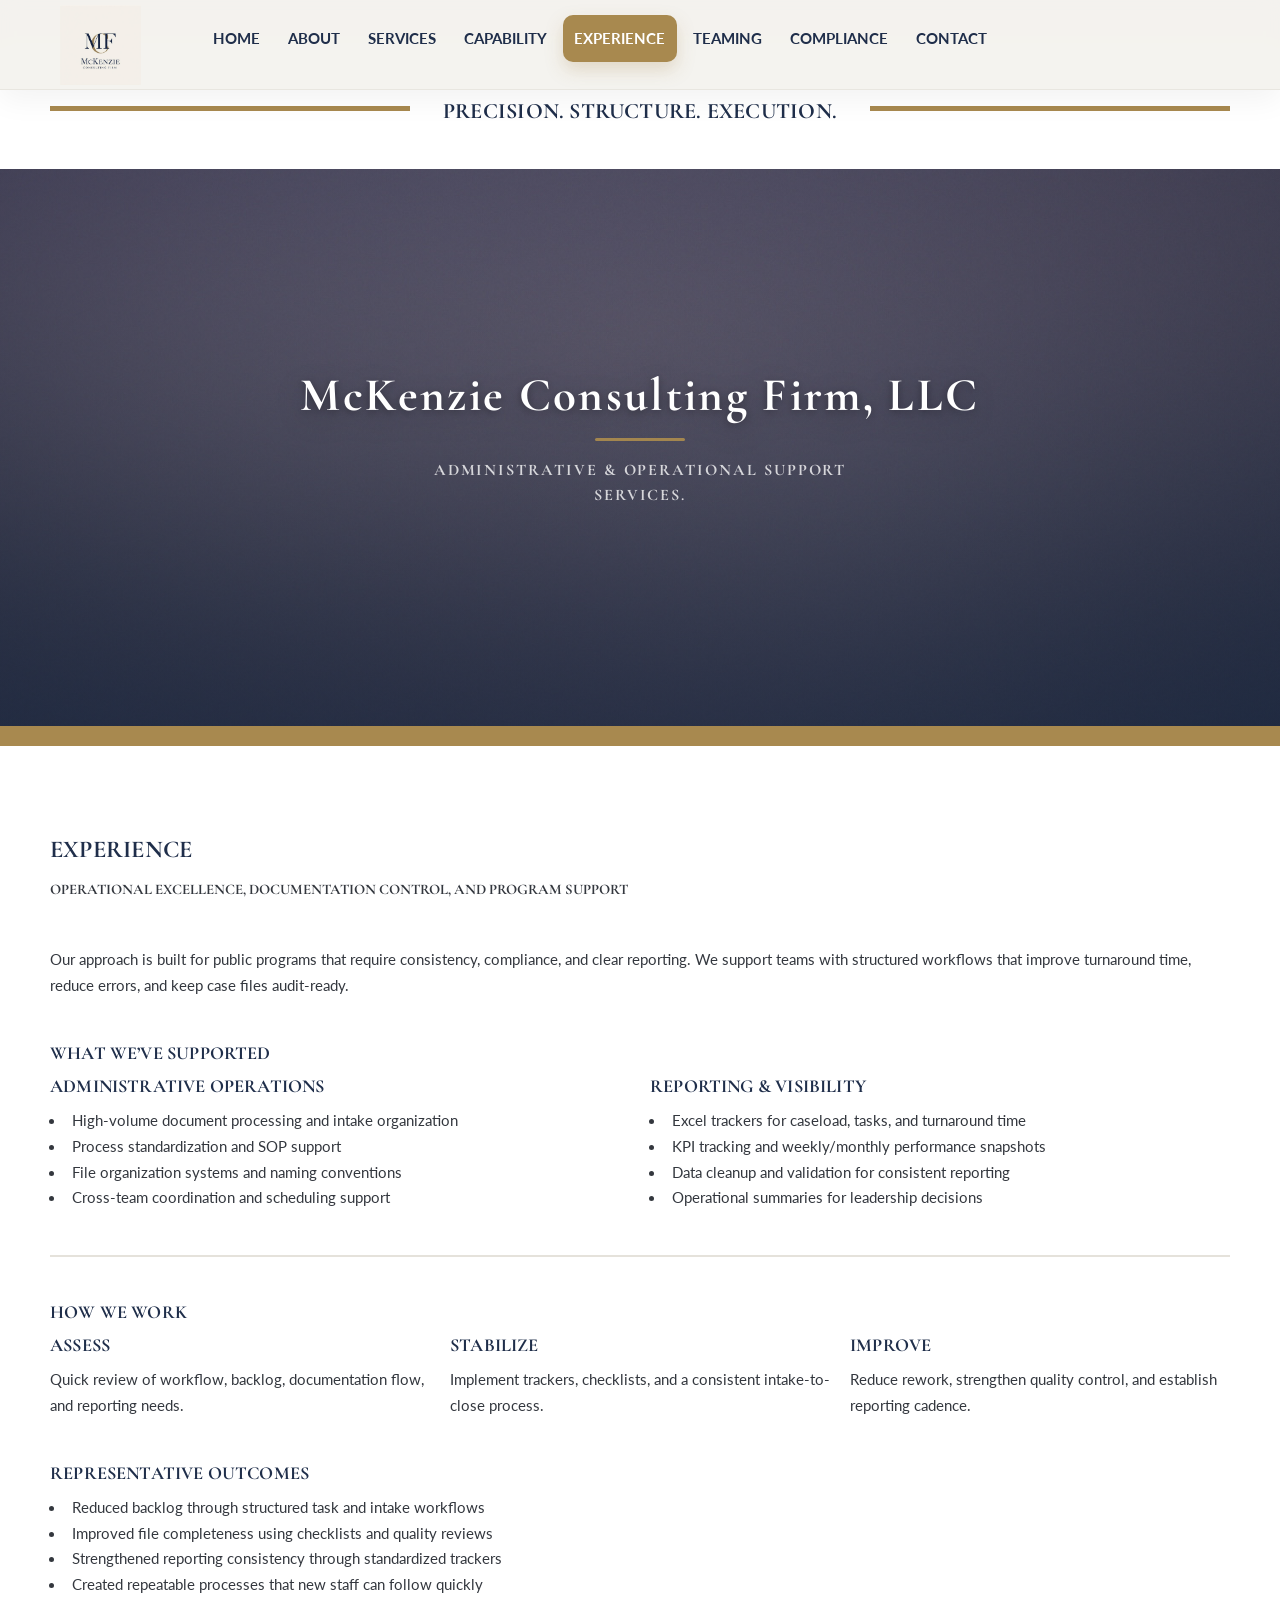
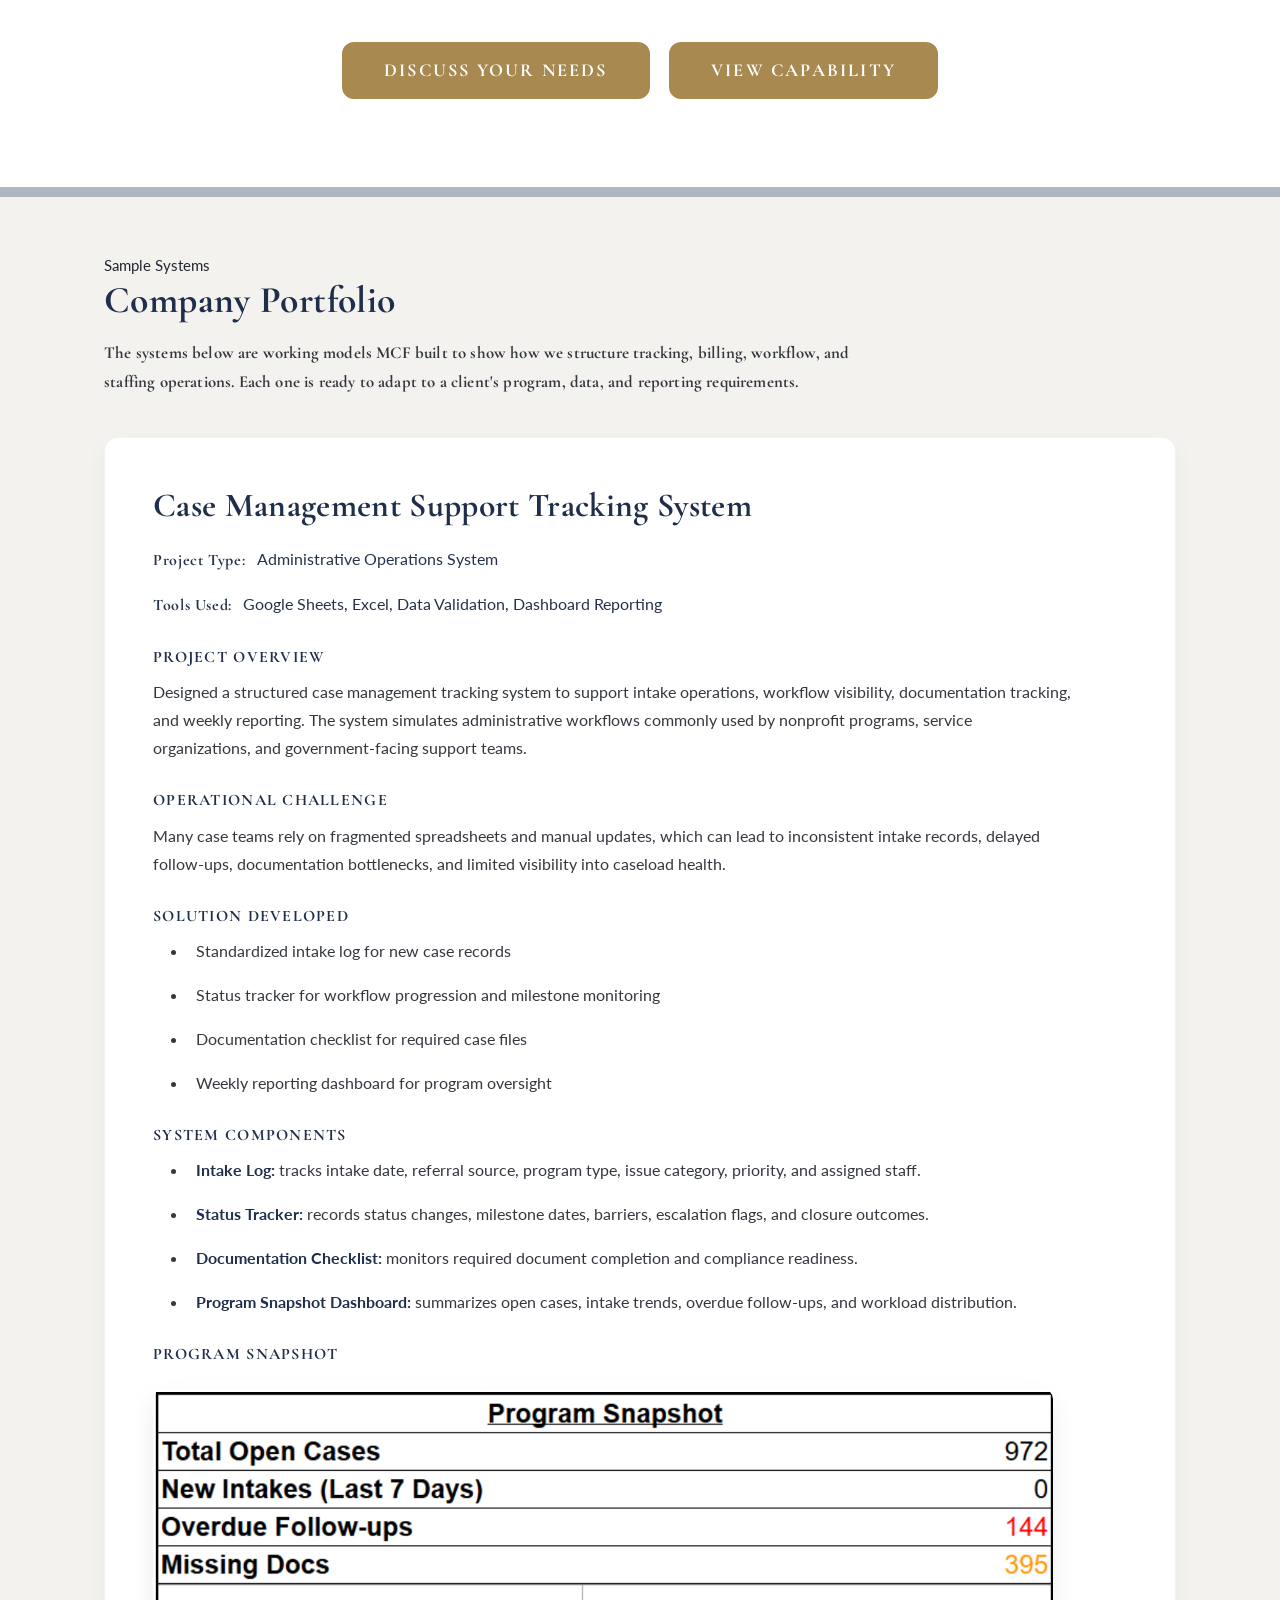
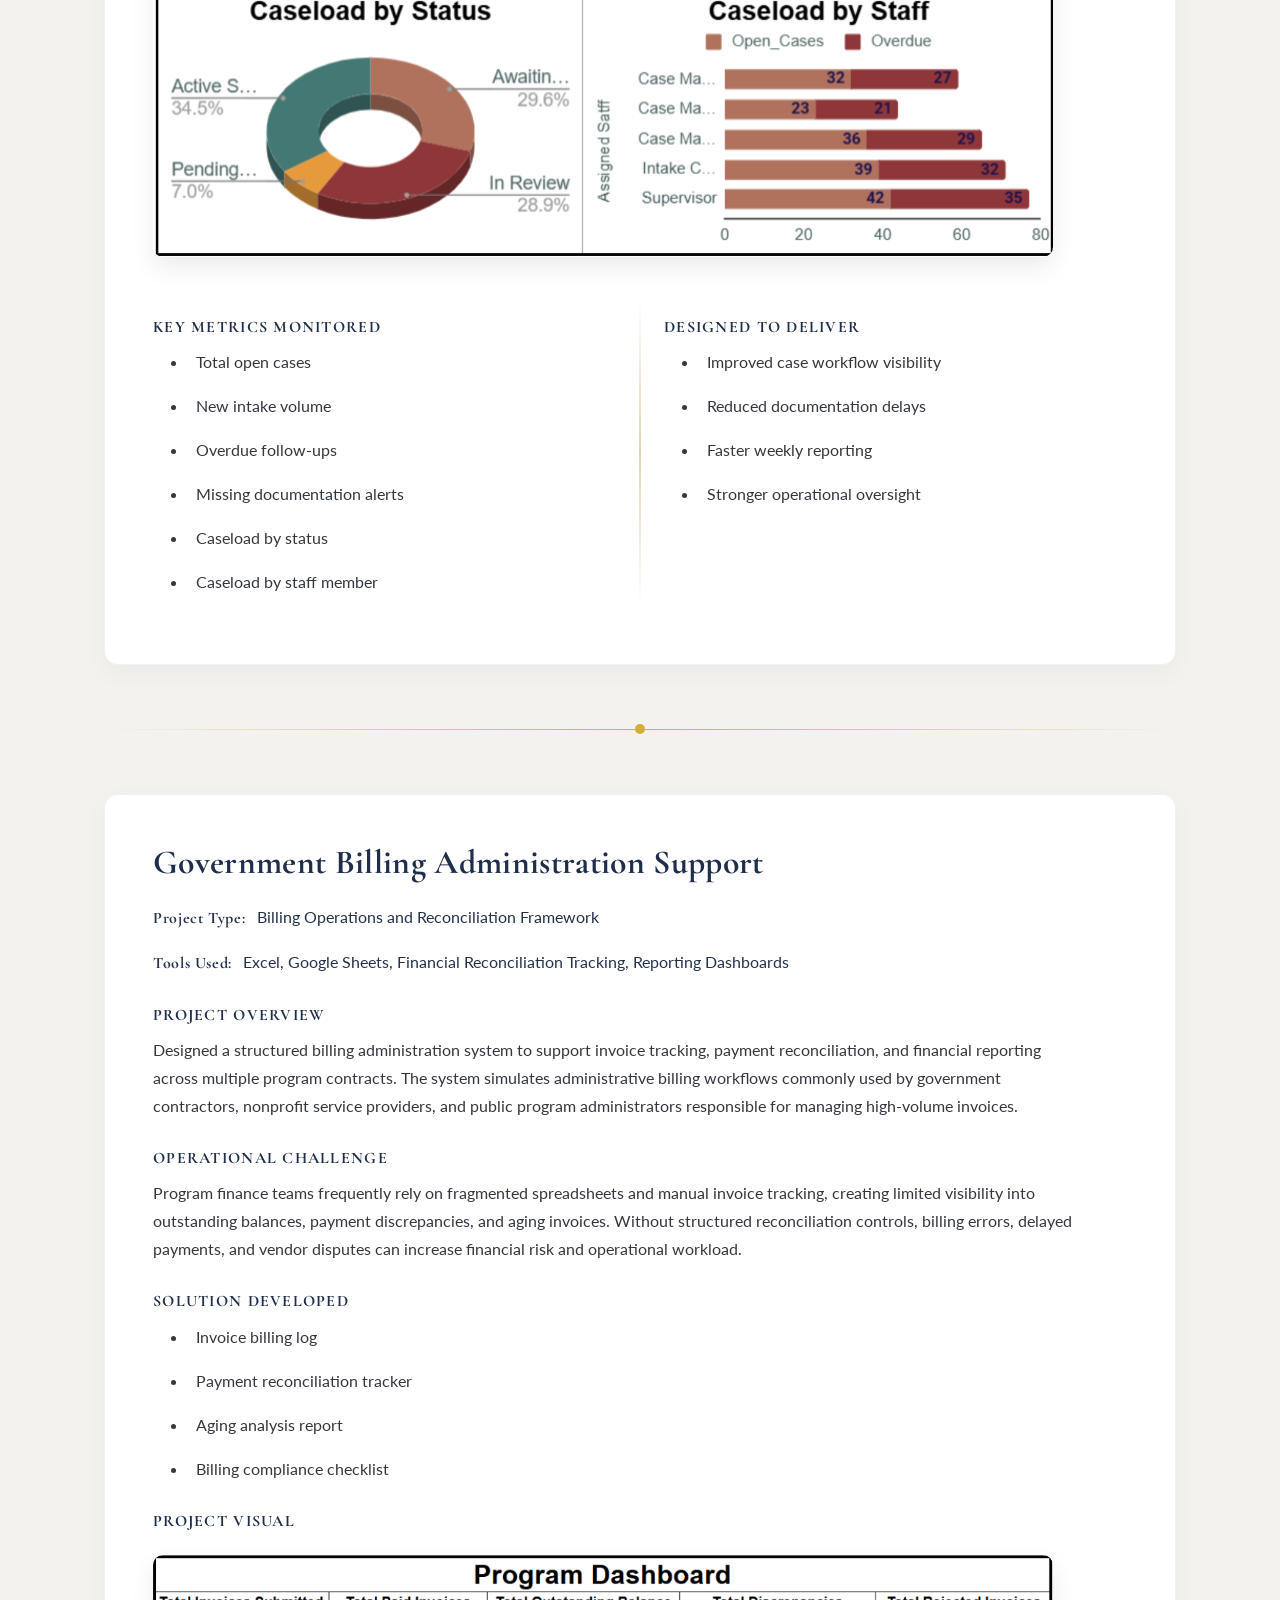
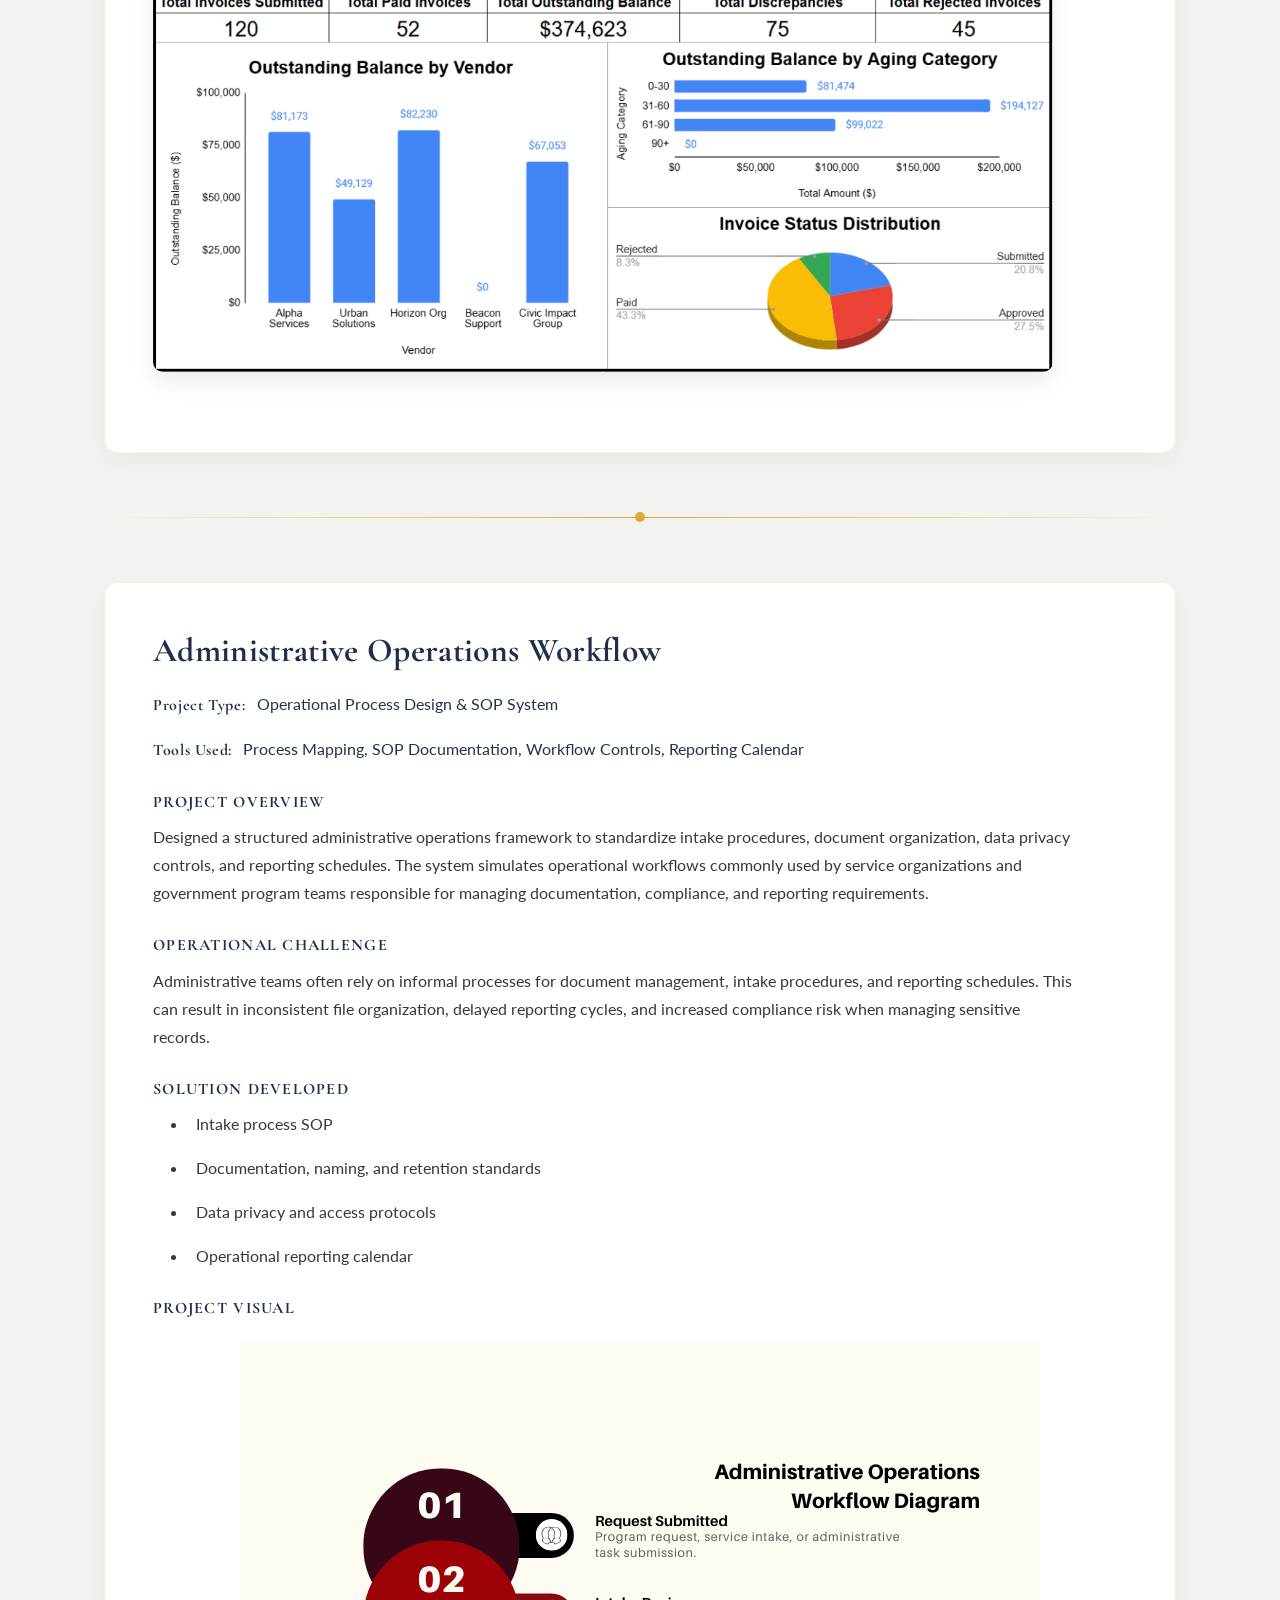
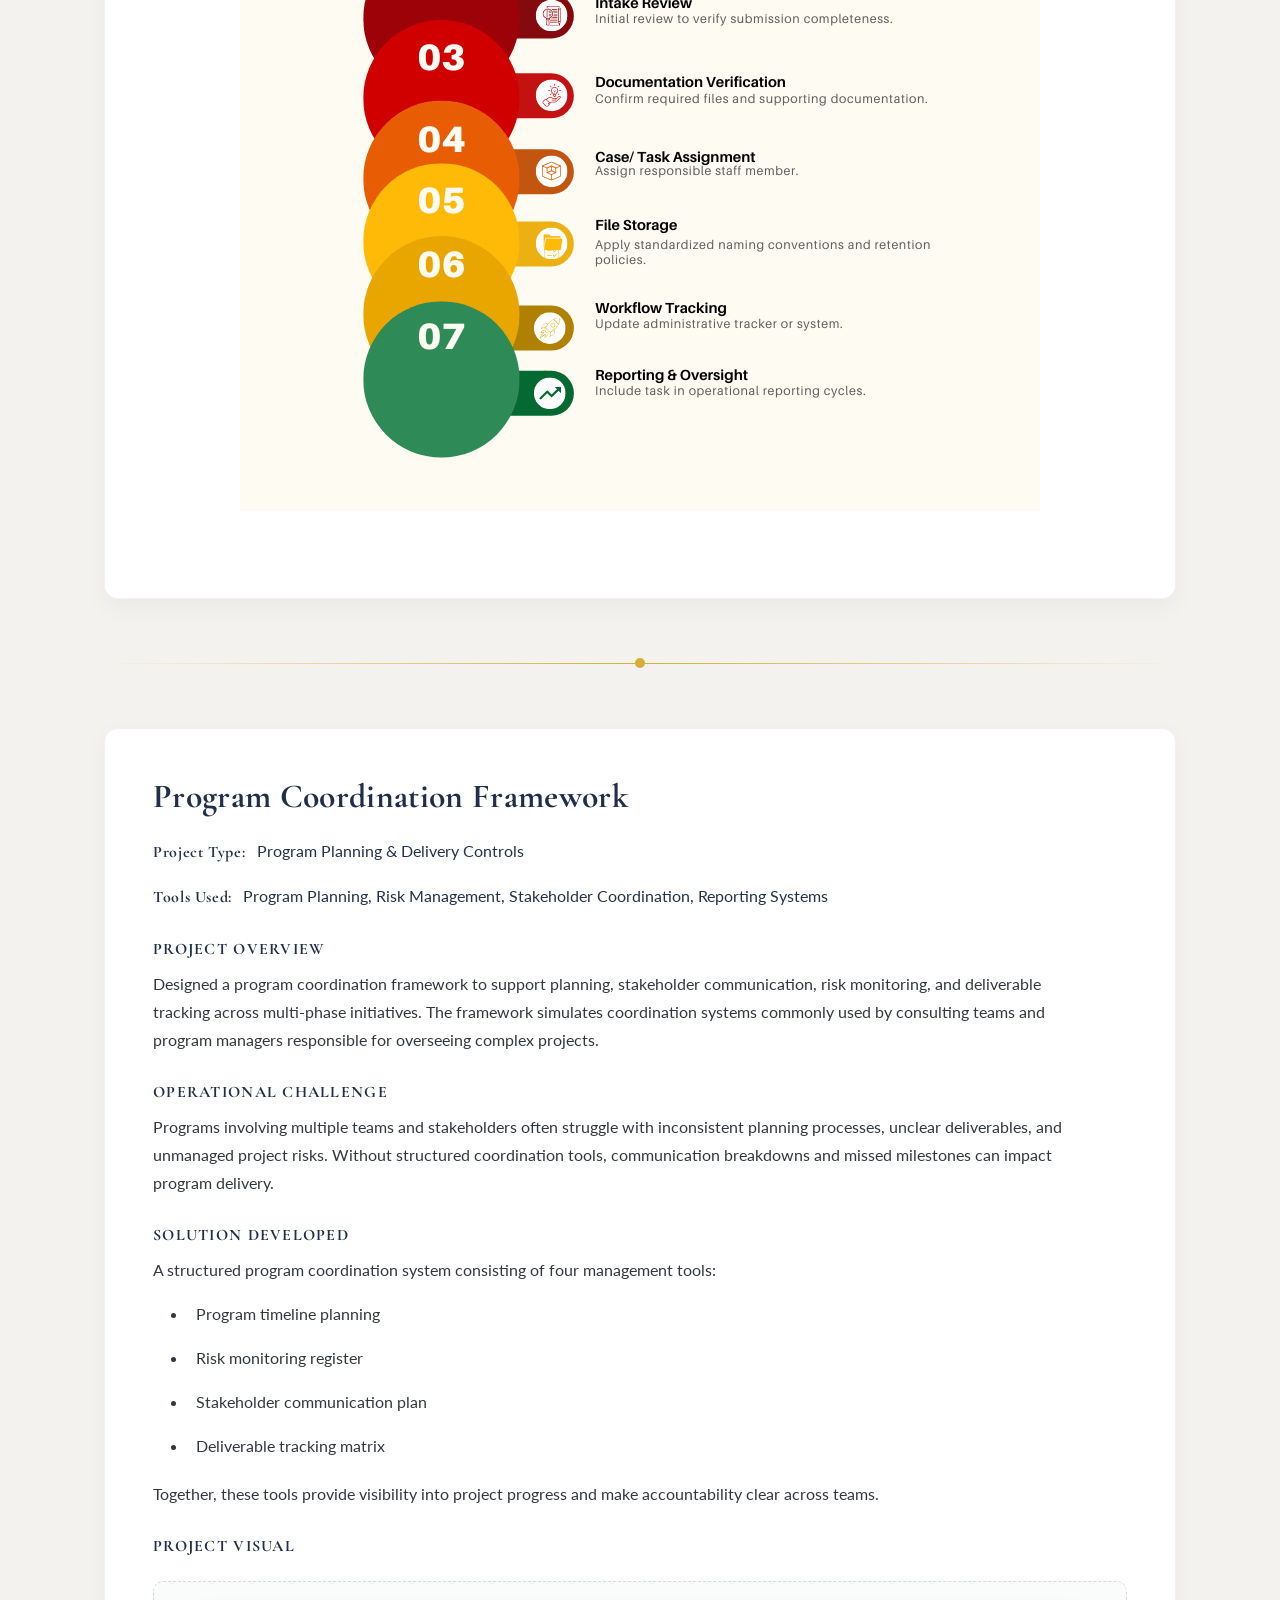
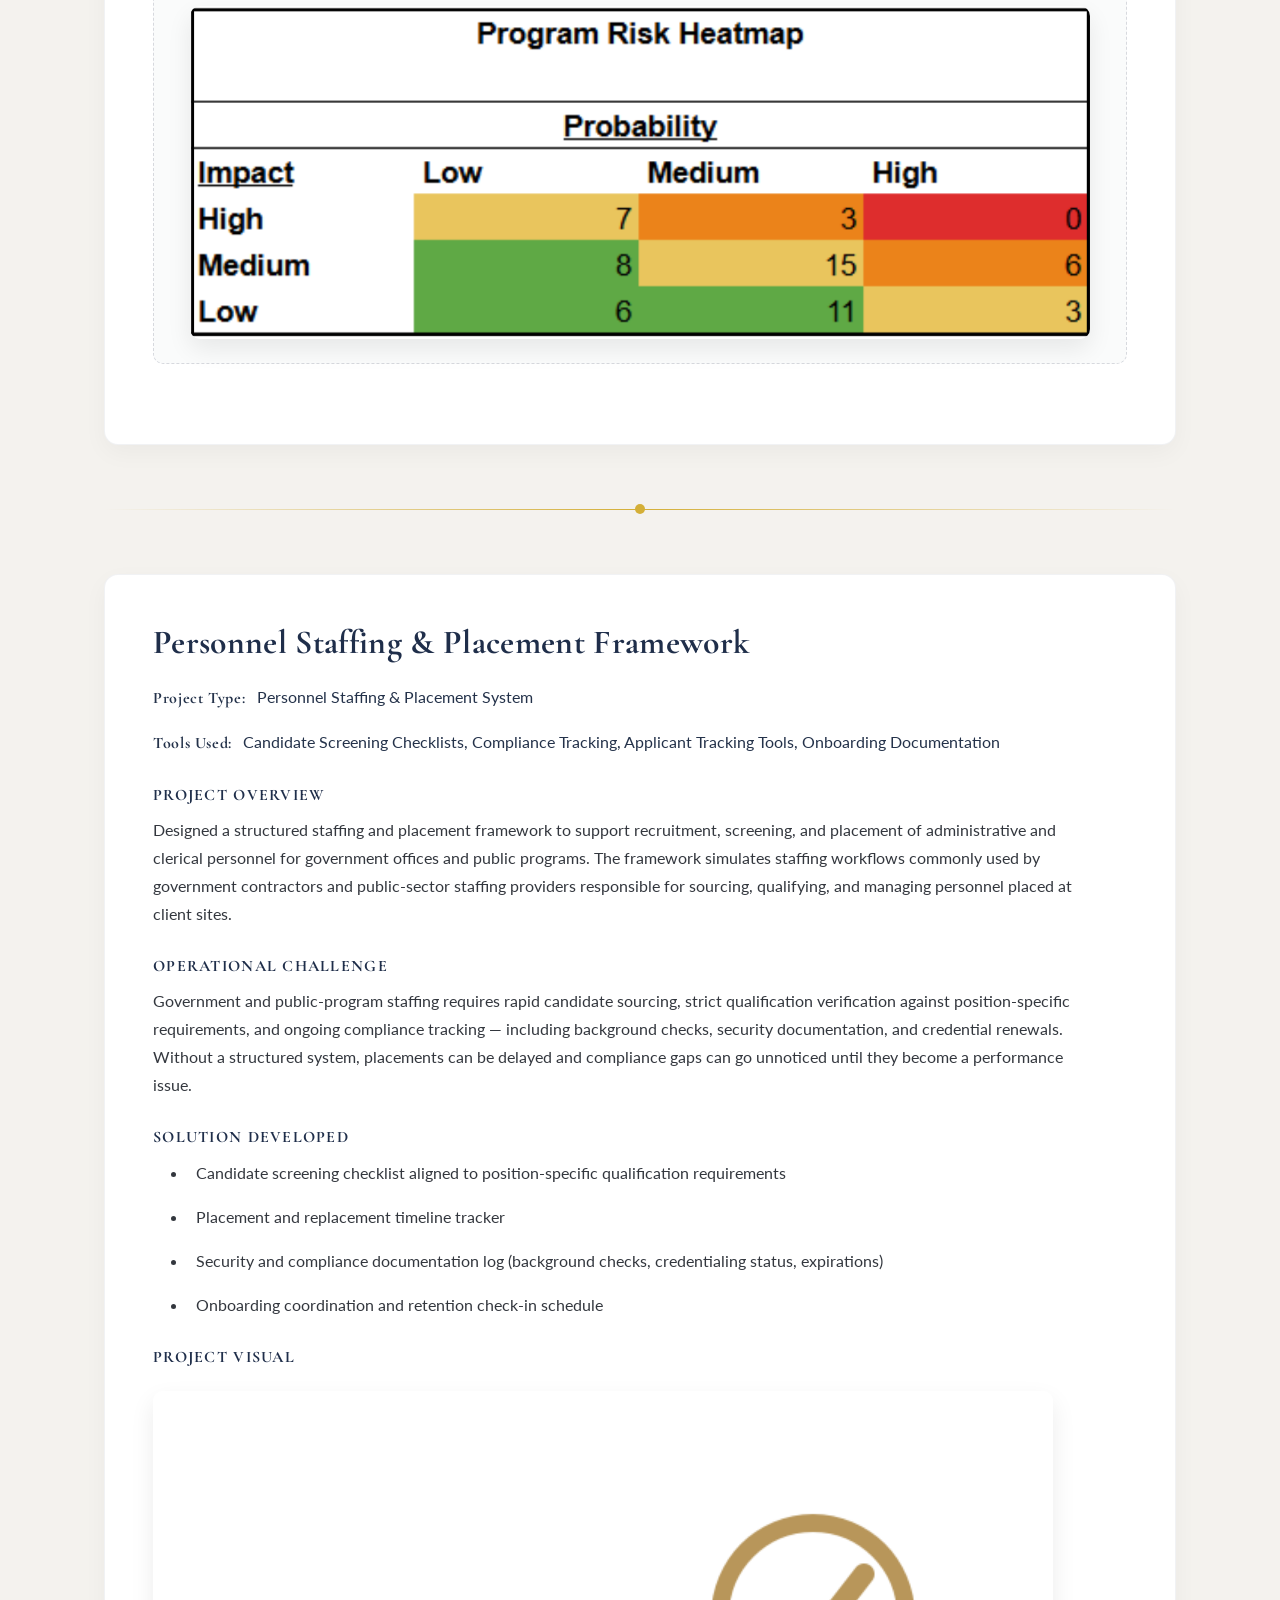
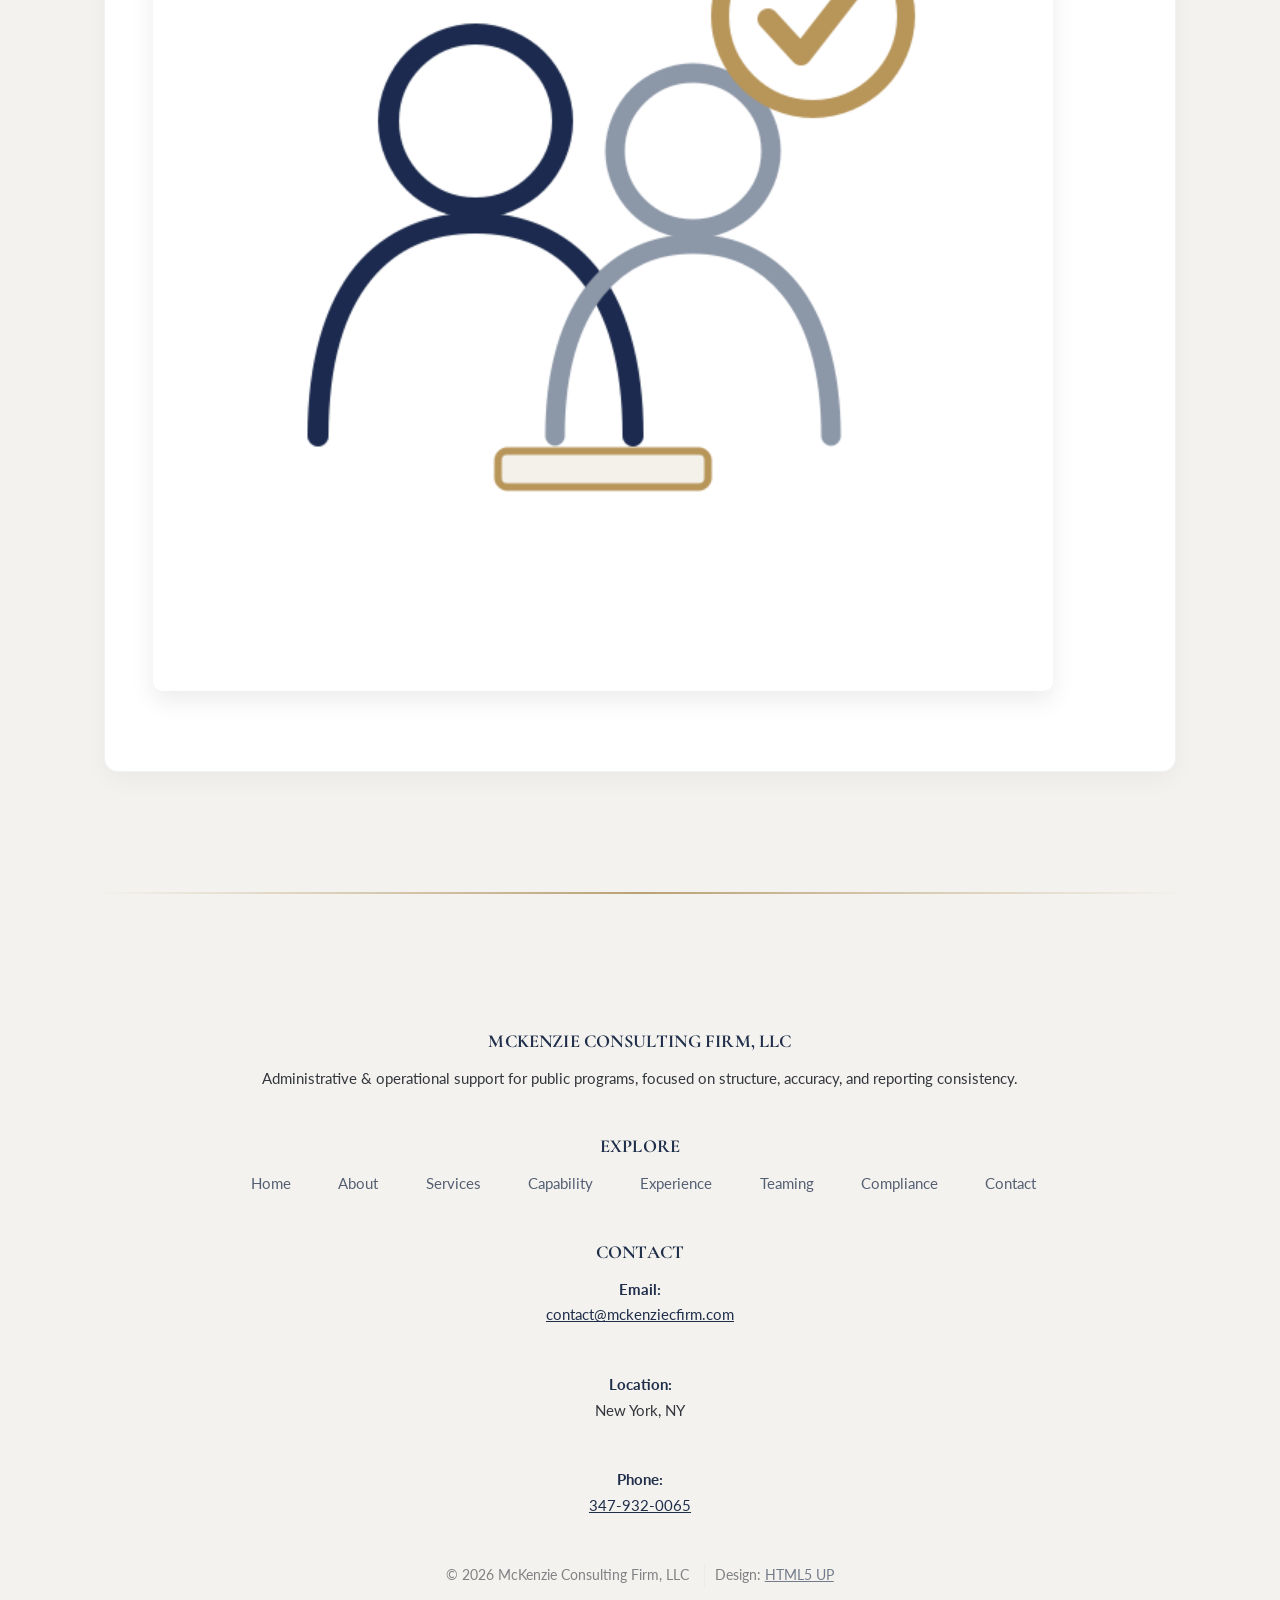
<file: experience.html>
<!DOCTYPE HTML>
<!--
  TXT by HTML5 UP
  html5up.net | @ajlkn
  Free for personal and commercial use under the CCA 3.0 license (html5up.net/license)
-->
<html>
  <head>
    <title>Experience &amp; Sample Systems | McKenzie Consulting Firm</title>
    <meta charset="utf-8" />
    <meta name="viewport" content="width=device-width, initial-scale=1" />
		<meta name="description" content="How McKenzie Consulting Firm works, plus sample tracking, billing, workflow, and staffing systems built for public programs." />
    <link rel="stylesheet" href="https://cdnjs.cloudflare.com/ajax/libs/font-awesome/6.5.0/css/all.min.css">
    <link rel="stylesheet" href="assets/css/main.css" />
    <link href="https://fonts.googleapis.com/css2?family=Cormorant+Garamond:wght@400;600;700&family=Lato:wght@400;500&display=swap" rel="stylesheet">
  </head>

  <body class="homepage is-preload">
    <div id="page-wrapper">

      <!-- Header -->
      <header id="header">
        <div class="logo container">
          <div>
            <h1><a href="index.html" id="logo">PRECISION. STRUCTURE. EXECUTION.</a></h1>
          </div>
        </div>
      </header>

      <!-- Nav -->
      <nav id="nav">
					<div class="nav-inner">

						<a href="index.html" class="nav-logo">
							<img src="images/MCF-logo.png" alt="McKenzie Consulting Firm logo">
						</a>

						<ul class="nav-links">
							<li><a href="index.html">Home</a></li>
							<li><a href="about.html">About</a></li>
							<li><a href="services.html">Services</a></li>
							<li><a href="capability.html">Capability</a></li>
							<li class="current"><a href="experience.html">Experience</a></li>
							<li><a href="teaming.html">Teaming</a></li>
							<li><a href="compliance.html">Compliance</a></li>
							<li><a href="index.html#contact">Contact</a></li>
						</ul>
						
					</div>
				</nav>

      <!-- Banner -->
      <section id="banner">
        <div class="content">
          <h2>McKenzie Consulting Firm, LLC</h2>
          <p>Administrative &amp; Operational Support Services.</p>
        </div>
      </section>

      <!-- Main -->
      <section id="main">
        <div class="container">

          <header class="major">
            <h2>Experience</h2>
            <p>Operational excellence, documentation control, and program support</p>
          </header>

          <p>
            Our approach is built for public programs that require consistency, compliance, and clear reporting.
            We support teams with structured workflows that improve turnaround time, reduce errors, and keep case files
            audit-ready.
          </p>

          <h3>What We’ve Supported</h3>
          <div class="row gtr-50">
            <div class="col-6 col-12-small">
              <h4>Administrative Operations</h4>
              <ul>
                <li>High-volume document processing and intake organization</li>
                <li>Process standardization and SOP support</li>
                <li>File organization systems and naming conventions</li>
                <li>Cross-team coordination and scheduling support</li>
              </ul>
            </div>

            <div class="col-6 col-12-small">
              <h4>Reporting &amp; Visibility</h4>
              <ul>
                <li>Excel trackers for caseload, tasks, and turnaround time</li>
                <li>KPI tracking and weekly/monthly performance snapshots</li>
                <li>Data cleanup and validation for consistent reporting</li>
                <li>Operational summaries for leadership decisions</li>
              </ul>
            </div>
          </div>

          <hr />

          <h3>How We Work</h3>
          <div class="row gtr-50">
            <div class="col-4 col-12-small">
              <h4>Assess</h4>
              <p>Quick review of workflow, backlog, documentation flow, and reporting needs.</p>
            </div>

            <div class="col-4 col-12-small">
              <h4>Stabilize</h4>
              <p>Implement trackers, checklists, and a consistent intake-to-close process.</p>
            </div>

            <div class="col-4 col-12-small">
              <h4>Improve</h4>
              <p>Reduce rework, strengthen quality control, and establish reporting cadence.</p>
            </div>
          </div>

          <h3>Representative Outcomes</h3>
          <ul>
            <li>Reduced backlog through structured task and intake workflows</li>
            <li>Improved file completeness using checklists and quality reviews</li>
            <li>Strengthened reporting consistency through standardized trackers</li>
            <li>Created repeatable processes that new staff can follow quickly</li>
          </ul>

          <ul class="actions">
            <li><a href="index.html#contact" class="button">Discuss Your Needs</a></li>
            <li><a href="capability.html" class="button alt">View Capability</a></li>
          </ul>

        </div>
      </section>

      <section id="portfolio-intro" class="wrapper style1">
        <div class="inner portfolio-shell">

          <header class="portfolio-intro-header">
            <span class="portfolio-eyebrow">Sample Systems</span>
            <h2>Company Portfolio</h2>

            <p class="portfolio-intro-text">
              The systems below are working models MCF built to show how we structure tracking,
              billing, workflow, and staffing operations. Each one is ready to adapt to a client's
              program, data, and reporting requirements.
            </p>
          </header>

          <article class="box post portfolio-project-card" id="case-tracking">

          <div class="portfolio-project-header">



            <h3 class="project-title">Case Management Support Tracking System</h3>
            <p class="project-meta">
              <strong>Project Type:</strong> 
              <span>Administrative Operations System</span>
            </p>
            <p class="project-meta">
              <strong>Tools Used:</strong> 
              <span>Google Sheets, Excel, Data Validation, Dashboard Reporting</span>
            </p>

            <h4>Project Overview</h4>
            <p>
              Designed a structured case management tracking system to support intake operations,
              workflow visibility, documentation tracking, and weekly reporting. The system simulates
              administrative workflows commonly used by nonprofit programs, service organizations,
              and government-facing support teams.
            </p>

            <h4>Operational Challenge</h4>
            <p>
              Many case teams rely on fragmented spreadsheets and manual updates, which can lead to
              inconsistent intake records, delayed follow-ups, documentation bottlenecks, and
              limited visibility into caseload health.
            </p>

            <h4>Solution Developed</h4>
            <ul>
              <li>Standardized intake log for new case records</li>
              <li>Status tracker for workflow progression and milestone monitoring</li>
              <li>Documentation checklist for required case files</li>
              <li>Weekly reporting dashboard for program oversight</li>
            </ul>

            <h4>System Components</h4>
            <ul>
              <li><strong>Intake Log:</strong> tracks intake date, referral source, program type, issue category, priority, and assigned staff.</li>
              <li><strong>Status Tracker:</strong> records status changes, milestone dates, barriers, escalation flags, and closure outcomes.</li>
              <li><strong>Documentation Checklist:</strong> monitors required document completion and compliance readiness.</li>
              <li><strong>Program Snapshot Dashboard:</strong> summarizes open cases, intake trends, overdue follow-ups, and workload distribution.</li>
            </ul>

            <h4>Program Snapshot</h4>
            <div class="project-media">
              <img src="images/case-management-dashboard.png" alt="Case management program snapshot dashboard showing open cases, intake trends, and overdue follow-ups" class="project-gif">
            </div>

            <div class="project-two-col">
              <div class="project-col">
                <h4>Key Metrics Monitored</h4>
                <ul>
                  <li>Total open cases</li>
                  <li>New intake volume</li>
                  <li>Overdue follow-ups</li>
                  <li>Missing documentation alerts</li>
                  <li>Caseload by status</li>
                  <li>Caseload by staff member</li>
                </ul>
              </div>

              <div class="project-col">
                <h4>Designed to Deliver</h4>
                <ul>
                  <li>Improved case workflow visibility</li>
                  <li>Reduced documentation delays</li>
                  <li>Faster weekly reporting</li>
                  <li>Stronger operational oversight</li>
                </ul>
              </div>
            </div>
          </article>

          <div class="portfolio-divider"></div>

          <article class="box post portfolio-project-card" id="billing-reconciliation">
            <h3 class="project-title">Government Billing Administration Support</h3>

            <p class="project-meta">
              <strong>Project Type:</strong> 
              <span>Billing Operations and Reconciliation Framework</span>
            </p>
            <p class="project-meta">
              <strong>Tools Used:</strong> 
              <span>Excel, Google Sheets, Financial Reconciliation Tracking, Reporting Dashboards</span>
            </p>

            <h4>Project Overview</h4>
            <p>Designed a structured billing administration system to support invoice tracking, payment reconciliation, and financial reporting across multiple
               program contracts. The system simulates administrative billing workflows commonly used by government contractors, nonprofit service providers, and
                public program administrators responsible for managing high-volume invoices.</p>

            <h4>Operational Challenge</h4>
            <p>Program finance teams frequently rely on fragmented spreadsheets and manual invoice tracking, creating limited visibility into outstanding balances, 
              payment discrepancies, and aging invoices. Without structured reconciliation controls, billing errors, delayed payments, and vendor disputes can 
              increase financial risk and operational workload.</p>

            <h4>Solution Developed</h4>
            <ul>
              <li>Invoice billing log</li>
              <li>Payment reconciliation tracker</li>
              <li>Aging analysis report</li>
              <li>Billing compliance checklist</li>
            </ul>

            <h4>Project Visual</h4>
            <div class="project-media">
              <img src="images/billing-reconciliation-dashboard.png" alt="Billing reconciliation dashboard with invoice log and payment status" class="project-gif">
            </div>
		  </article>

          <div class="portfolio-divider"></div>

          <article class="box post portfolio-project-card" id="admin-workflow">
            <h3 class="project-title">Administrative Operations Workflow</h3>

            <p class="project-meta">
              <strong>Project Type:</strong> 
              <span>Operational Process Design & SOP System</span>
            </p>
            <p class="project-meta">
              <strong>Tools Used:</strong> 
              <span>Process Mapping, SOP Documentation, Workflow Controls, Reporting Calendar</span>
            </p>

            <h4>Project Overview</h4>
            <p>Designed a structured administrative operations framework to standardize intake procedures, document organization, data privacy controls, and reporting 
               schedules. The system simulates operational workflows commonly used by service organizations and government program teams responsible for managing 
               documentation, compliance, and reporting requirements.</p>

            <h4>Operational Challenge</h4>
            <p>Administrative teams often rely on informal processes for document management, intake procedures, and reporting schedules. This can result in inconsistent 
              file organization, delayed reporting cycles, and increased compliance risk when managing sensitive records.
            </p>

            <h4>Solution Developed</h4>
            <ul>
              <li>Intake process SOP</li>
              <li>Documentation, naming, and retention standards</li>
              <li>Data privacy and access protocols</li>
              <li>Operational reporting calendar</li>
            </ul>

            <h4>Project Visual</h4>
            <div class="project-media">
              <img src="images/admin-ops-workflow.png" alt="Administrative operations workflow chart from intake to reporting">
            </div>
          </article>
         
          <div class="portfolio-divider"></div>

          <article class="box post portfolio-project-card" id="program-coordination">
            <h3 class="project-title">Program Coordination Framework</h3>

            <p class="project-meta">
              <strong>Project Type:</strong> 
              <span>Program Planning & Delivery Controls</span>
            </p>

            <p class="project-meta">
              <strong>Tools Used:</strong> 
              <span>Program Planning, Risk Management, Stakeholder Coordination, Reporting Systems</span>
            </p>

            <h4>Project Overview</h4>
            <p>Designed a program coordination framework to support planning, stakeholder communication, risk monitoring, and deliverable tracking across multi-phase 
              initiatives. The framework simulates coordination systems commonly used by consulting teams and program managers responsible for overseeing complex projects.
            </p>

            <h4>Operational Challenge</h4>
            <p>Programs involving multiple teams and stakeholders often struggle with inconsistent planning processes, unclear deliverables, and unmanaged project risks. 
              Without structured coordination tools, communication breakdowns and missed milestones can impact program delivery.
            </p>

            <h4>Solution Developed</h4>
            <p>A structured program coordination system consisting of four management tools:</p>
            <ul>
              <li>Program timeline planning</li>
              <li>Risk monitoring register</li>
              <li>Stakeholder communication plan</li>
              <li>Deliverable tracking matrix</li>
            </ul>
            <p>Together, these tools provide visibility into project progress and make accountability clear across teams.</p>

            <h4>Project Visual</h4>
            <div class="project-media placeholder-box">
              <img src="images/risk-register-heatmap.png" alt="Risk register heatmap rating program risks by likelihood and impact" class="project-gif">
            </div>
          </article>
			<div class="portfolio-divider"></div>

          <article class="box post portfolio-project-card" id="staffing-framework">
            <h3 class="project-title">Personnel Staffing & Placement Framework</h3>

            <p class="project-meta">
              <strong>Project Type:</strong> 
              <span>Personnel Staffing & Placement System</span>
            </p>
            <p class="project-meta">
              <strong>Tools Used:</strong> 
              <span>Candidate Screening Checklists, Compliance Tracking, Applicant Tracking Tools, Onboarding Documentation</span>
            </p>

            <h4>Project Overview</h4>
            <p>Designed a structured staffing and placement framework to support recruitment, screening, and placement of
              administrative and clerical personnel for government offices and public programs. The framework simulates
              staffing workflows commonly used by government contractors and public-sector staffing providers responsible
              for sourcing, qualifying, and managing personnel placed at client sites.
            </p>

            <h4>Operational Challenge</h4>
            <p>Government and public-program staffing requires rapid candidate sourcing, strict qualification verification
              against position-specific requirements, and ongoing compliance tracking — including background checks,
              security documentation, and credential renewals. Without a structured system, placements can be delayed and
              compliance gaps can go unnoticed until they become a performance issue.
            </p>

            <h4>Solution Developed</h4>
            <ul>
              <li>Candidate screening checklist aligned to position-specific qualification requirements</li>
              <li>Placement and replacement timeline tracker</li>
              <li>Security and compliance documentation log (background checks, credentialing status, expirations)</li>
              <li>Onboarding coordination and retention check-in schedule</li>
            </ul>

            <h4>Project Visual</h4>
            <div class="project-media">
              <img src="images/Staffing_Framework.png" alt="Personnel Staffing & Placement Framework Diagram" class="project-gif">
            </div>
          </article>

        </div>
      </section>

      <div class="footer-divider"></div>
			<!-- Footer -->
			<footer id="footer" class="mcf-footer">
				<div class="container">

					<div class="'row">

						<!-- Left: Brand -->
						<div class="col-4 col-12-small">
							<h4>McKenzie Consulting Firm, LLC</h4>
							<p>
							Administrative & operational support for public programs,
							focused on structure, accuracy, and reporting consistency.
							</p>
						</div>

						<!-- Middle: Navigation -->
						<div class="col-4 col-12-small">
							<h4>Explore</h4>
							<ul class="footer-links">
								<li><a href="index.html">Home</a></li>
								<li><a href="about.html">About</a></li>
								<li><a href="services.html">Services</a></li>
								<li><a href="capability.html">Capability</a></li>
								<li><a href="experience.html">Experience</a></li>
								<li><a href="teaming.html">Teaming</a></li>
								<li><a href="compliance.html">Compliance</a></li>
								<li><a href="index.html#contact">Contact</a></li>
							</ul>
						</div>

						<!-- Right: Contact -->
						<div class="col-4 col-12-small">
							<h4>Contact</h4>
							<p>
								<strong>Email:</strong><br>
								<a href="mailto:contact@mckenziecfirm.com">
									contact@mckenziecfirm.com
								</a>
							</p>
							<p>
								<strong>Location:</strong><br>
								New York, NY
							</p>
							<p>
								<strong>Phone:</strong><br>
								<a href="tel:+13479320065">347-932-0065</a>
							</p>
						</div>

					</div>

					<div class="footer-bottom">
						<ul class="menu">
							<li>&copy; 2026 McKenzie Consulting Firm, LLC</li>
							<li>Design: <a href="https://html5up.net">HTML5 UP</a></li>
						</ul>
					</div>

				</div>
			</footer>

    <!-- Scripts (keep these if your template has them in other pages) -->
    <script src="assets/js/jquery.min.js"></script>
    <script src="assets/js/jquery.dropotron.min.js"></script>
    <script src="assets/js/jquery.scrolly.min.js"></script>
    <script src="assets/js/browser.min.js"></script>
    <script src="assets/js/breakpoints.min.js"></script>
    <script src="assets/js/util.js"></script>
    <script src="assets/js/main.js"></script>

  </body>
</html>
</file>
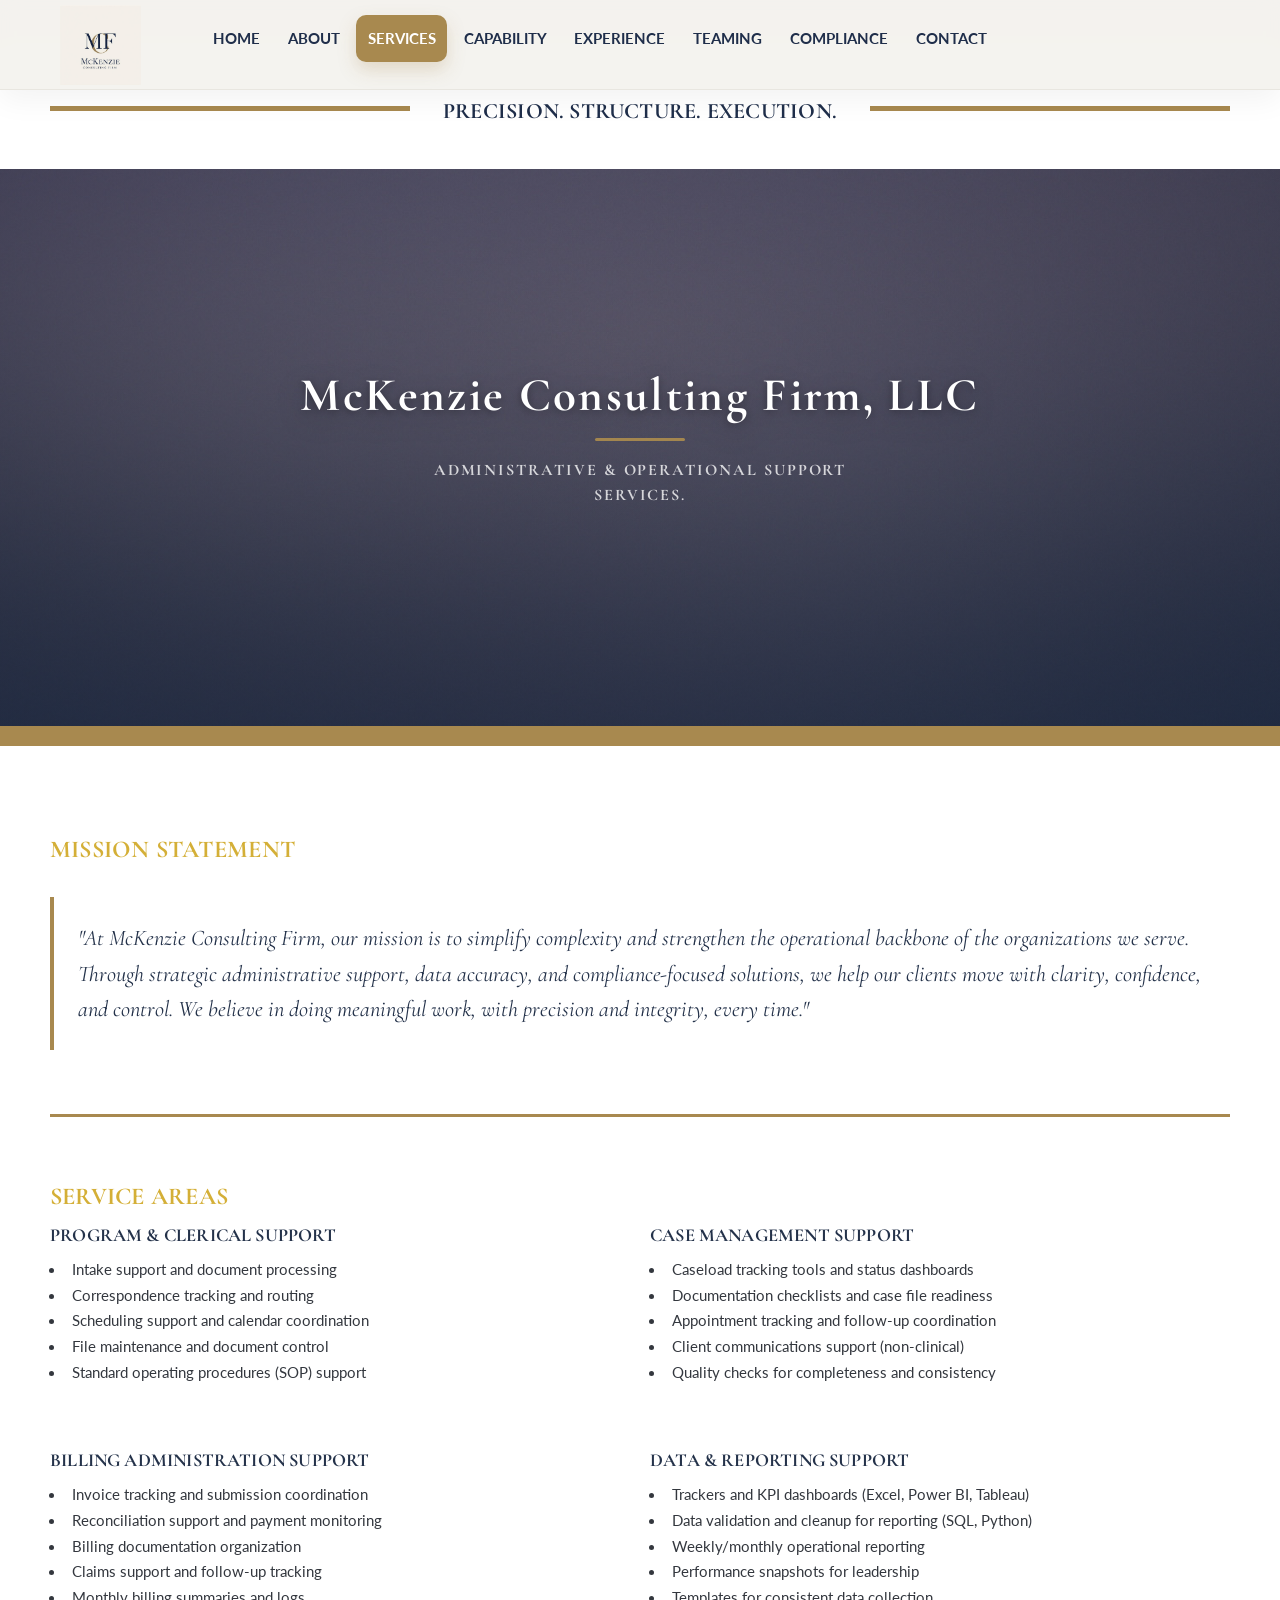
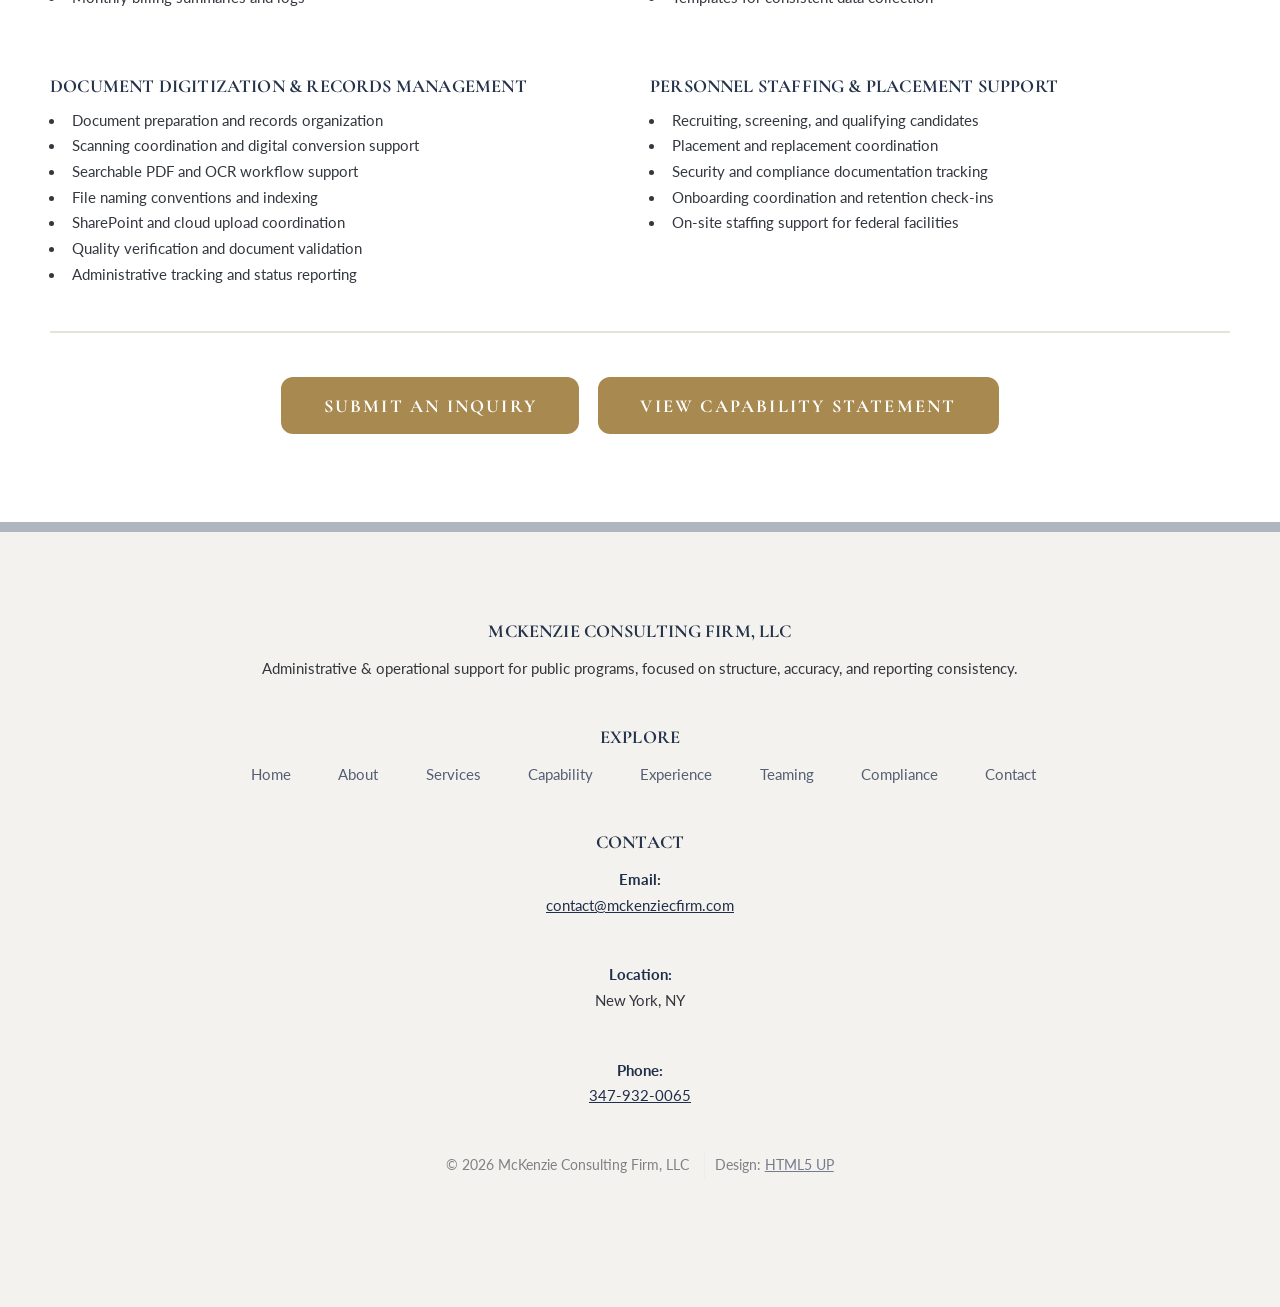
<file: services.html>
<!DOCTYPE HTML>
<!--
	TXT by HTML5 UP
	html5up.net | @ajlkn
	Free for personal and commercial use under the CCA 3.0 license (html5up.net/license)
-->
<html>
	<head>
		<title>Services | McKenzie Consulting Firm</title>
		<meta charset="utf-8" />
		<meta name="viewport" content="width=device-width, initial-scale=1" />
		<meta name="description" content="Program and clerical support, case management, billing administration, data and reporting, document digitization, and personnel staffing for public programs." />
		<link rel="stylesheet" href="https://cdnjs.cloudflare.com/ajax/libs/font-awesome/6.5.0/css/all.min.css">
		<link rel="stylesheet" href="assets/css/main.css" />
	</head>
	<body class="services-page">
		<div id="page-wrapper">

			<!-- Header -->
				<header id="header">
					<div class="logo container">
						<div>
							<h1><a href="index.html" id="logo">PRECISION. STRUCTURE. EXECUTION.</a></h1>
						</div>
					</div>
				</header>

			<!-- Nav -->
				<nav id="nav">
					<div class="nav-inner">

						<a href="index.html" class="nav-logo">
							<img src="images/MCF-logo.png" alt="McKenzie Consulting Firm logo">
						</a>

						<ul class="nav-links">
							<li><a href="index.html">Home</a></li>
							<li><a href="about.html">About</a></li>
							<li class="current"><a href="services.html">Services</a></li>
							<li><a href="capability.html">Capability</a></li>
							<li><a href="experience.html">Experience</a></li>
							<li><a href="teaming.html">Teaming</a></li>
							<li><a href="compliance.html">Compliance</a></li>
							<li><a href="index.html#contact">Contact</a></li>
						</ul>
						
					</div>
				</nav>

			<!-- Banner -->
				<section id="banner">
					<div class="content">
						<h2>McKenzie Consulting Firm, LLC</h2>
						<p>Administrative & Operational Support Services.</p>
					
					</div>
				</section>

			<!-- Main -->
				<section id="main">
					<div class="container">
						 <header class="major">
							<h2>Mission Statement</h2>
						</header>
						 <blockquote class="mission-quote">
							"At McKenzie Consulting Firm, our mission is to simplify complexity and strengthen the operational backbone of the organizations we serve. 
							Through strategic administrative support, data accuracy, and compliance-focused solutions, we help our clients move with clarity, confidence, 
							and control. We believe in doing meaningful work, with precision and integrity, every time."
						 </blockquote>
					
						<div class="section-divider"></div>

						 <header class="major">
							<h2>Service Areas</h2>
					<div class="row gtr-50">
						<div class="col-6 col-12-small">
							<h4>Program &amp; Clerical Support</h4>
							<ul>
								<li>Intake support and document processing</li>
								<li>Correspondence tracking and routing</li>
								<li>Scheduling support and calendar coordination</li>
								<li>File maintenance and document control</li>
								<li>Standard operating procedures (SOP) support</li>
							</ul>
						</div>

						<div class="col-6 col-12-small">
							<h4>Case Management Support</h4>
							<ul>
								<li>Caseload tracking tools and status dashboards</li>
								<li>Documentation checklists and case file readiness</li>
								<li>Appointment tracking and follow-up coordination</li>
								<li>Client communications support (non-clinical)</li>
								<li>Quality checks for completeness and consistency</li>
							</ul>
						</div>

						<div class="col-6 col-12-small">
							<h4>Billing Administration Support</h4>
							<ul>
								<li>Invoice tracking and submission coordination</li>
								<li>Reconciliation support and payment monitoring</li>
								<li>Billing documentation organization</li>
								<li>Claims support and follow-up tracking</li>
								<li>Monthly billing summaries and logs</li>
							</ul>
						</div>

						<div class="col-6 col-12-small">
							<h4>Data &amp; Reporting Support</h4>
							<ul>
								<li>Trackers and KPI dashboards (Excel, Power BI, Tableau)</li>
								<li>Data validation and cleanup for reporting (SQL, Python)</li>
								<li>Weekly/monthly operational reporting</li>
								<li>Performance snapshots for leadership</li>
								<li>Templates for consistent data collection</li>
							</ul>
						</div>

						<div class="col-6 col-12-small">
							<h4>Document Digitization &amp; Records Management</h4>
							<ul>
								<li>Document preparation and records organization</li>
								<li>Scanning coordination and digital conversion support</li>
								<li>Searchable PDF and OCR workflow support</li>
								<li>File naming conventions and indexing</li>
								<li>SharePoint and cloud upload coordination</li>
								<li>Quality verification and document validation</li>
								<li>Administrative tracking and status reporting</li>
							</ul>
						</div>

						<div class="col-6 col-12-small">
							<h4>Personnel Staffing &amp; Placement Support</h4>
							<ul>
								<li>Recruiting, screening, and qualifying candidates</li>
								<li>Placement and replacement coordination</li>
								<li>Security and compliance documentation tracking</li>
								<li>Onboarding coordination and retention check-ins</li>
								<li>On-site staffing support for federal facilities</li>
							</ul>
						</div>
					</div>

					<hr />

					<ul class="actions">
						<li><a href="index.html#contact" class="button">Submit an Inquiry</a></li>
						<li><a href="assets/mcf_capability_statement.pdf" class="button" target="_blank">View Capability Statement</a></li>
					</ul>
				</div>
			</section>
		<!-- Footer -->
		<footer id="footer" class="mcf-footer">
			<div class="container">

				<div class="'row">

					<!-- Left: Brand -->
					<div class="col-4 col-12-small">
						<h4>McKenzie Consulting Firm, LLC</h4>
						<p>
						Administrative & operational support for public programs,
						focused on structure, accuracy, and reporting consistency.
						</p>
					</div>

					<!-- Middle: Navigation -->
					<div class="col-4 col-12-small">
						<h4>Explore</h4>
						<ul class="footer-links">
							<li><a href="index.html">Home</a></li>
							<li><a href="about.html">About</a></li>
							<li><a href="services.html">Services</a></li>
							<li><a href="capability.html">Capability</a></li>
							<li><a href="experience.html">Experience</a></li>
							<li><a href="teaming.html">Teaming</a></li>
							<li><a href="compliance.html">Compliance</a></li>
								<li><a href="index.html#contact">Contact</a></li>
						</ul>
					</div>

					<!-- Right: Contact -->
					<div class="col-4 col-12-small">
						<h4>Contact</h4>
						<p>
							<strong>Email:</strong><br>
							<a href="mailto:contact@mckenziecfirm.com">
								contact@mckenziecfirm.com
							</a>
						</p>
						<p>
							<strong>Location:</strong><br>
							New York, NY
						</p>
							<p>
								<strong>Phone:</strong><br>
								<a href="tel:+13479320065">347-932-0065</a>
							</p>
					</div>

				</div>

					<div class="footer-bottom">
						<ul class="menu">
							<li>&copy; 2026 McKenzie Consulting Firm, LLC</li>
							<li>Design: <a href="https://html5up.net">HTML5 UP</a></li>
						</ul>
					</div>

				</div>
			</footer>
		</div>
		<!-- Scripts -->
			<script src="assets/js/jquery.min.js"></script>
			<script src="assets/js/jquery.dropotron.min.js"></script>
			<script src="assets/js/jquery.scrolly.min.js"></script>
			<script src="assets/js/browser.min.js"></script>
			<script src="assets/js/breakpoints.min.js"></script>
			<script src="assets/js/util.js"></script>
			<script src="assets/js/main.js"></script>

	</body>
</html>
</file>
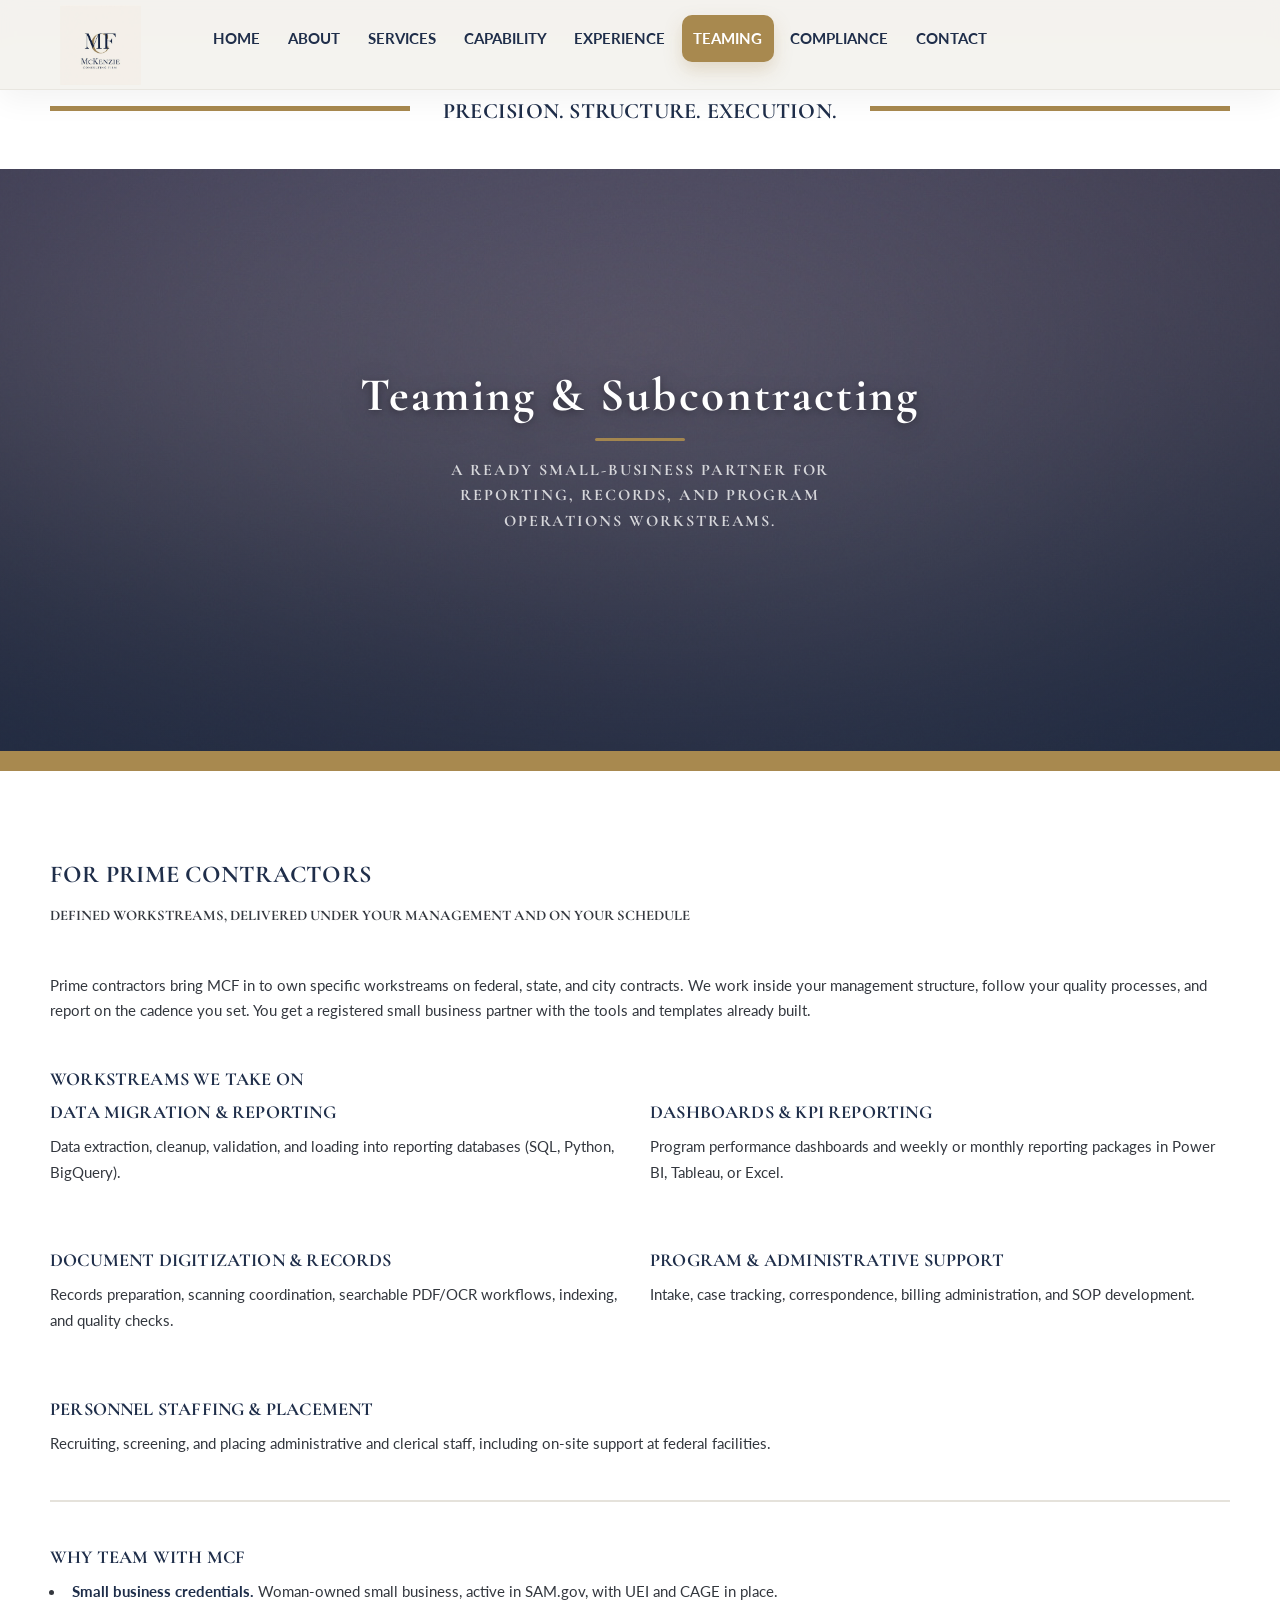
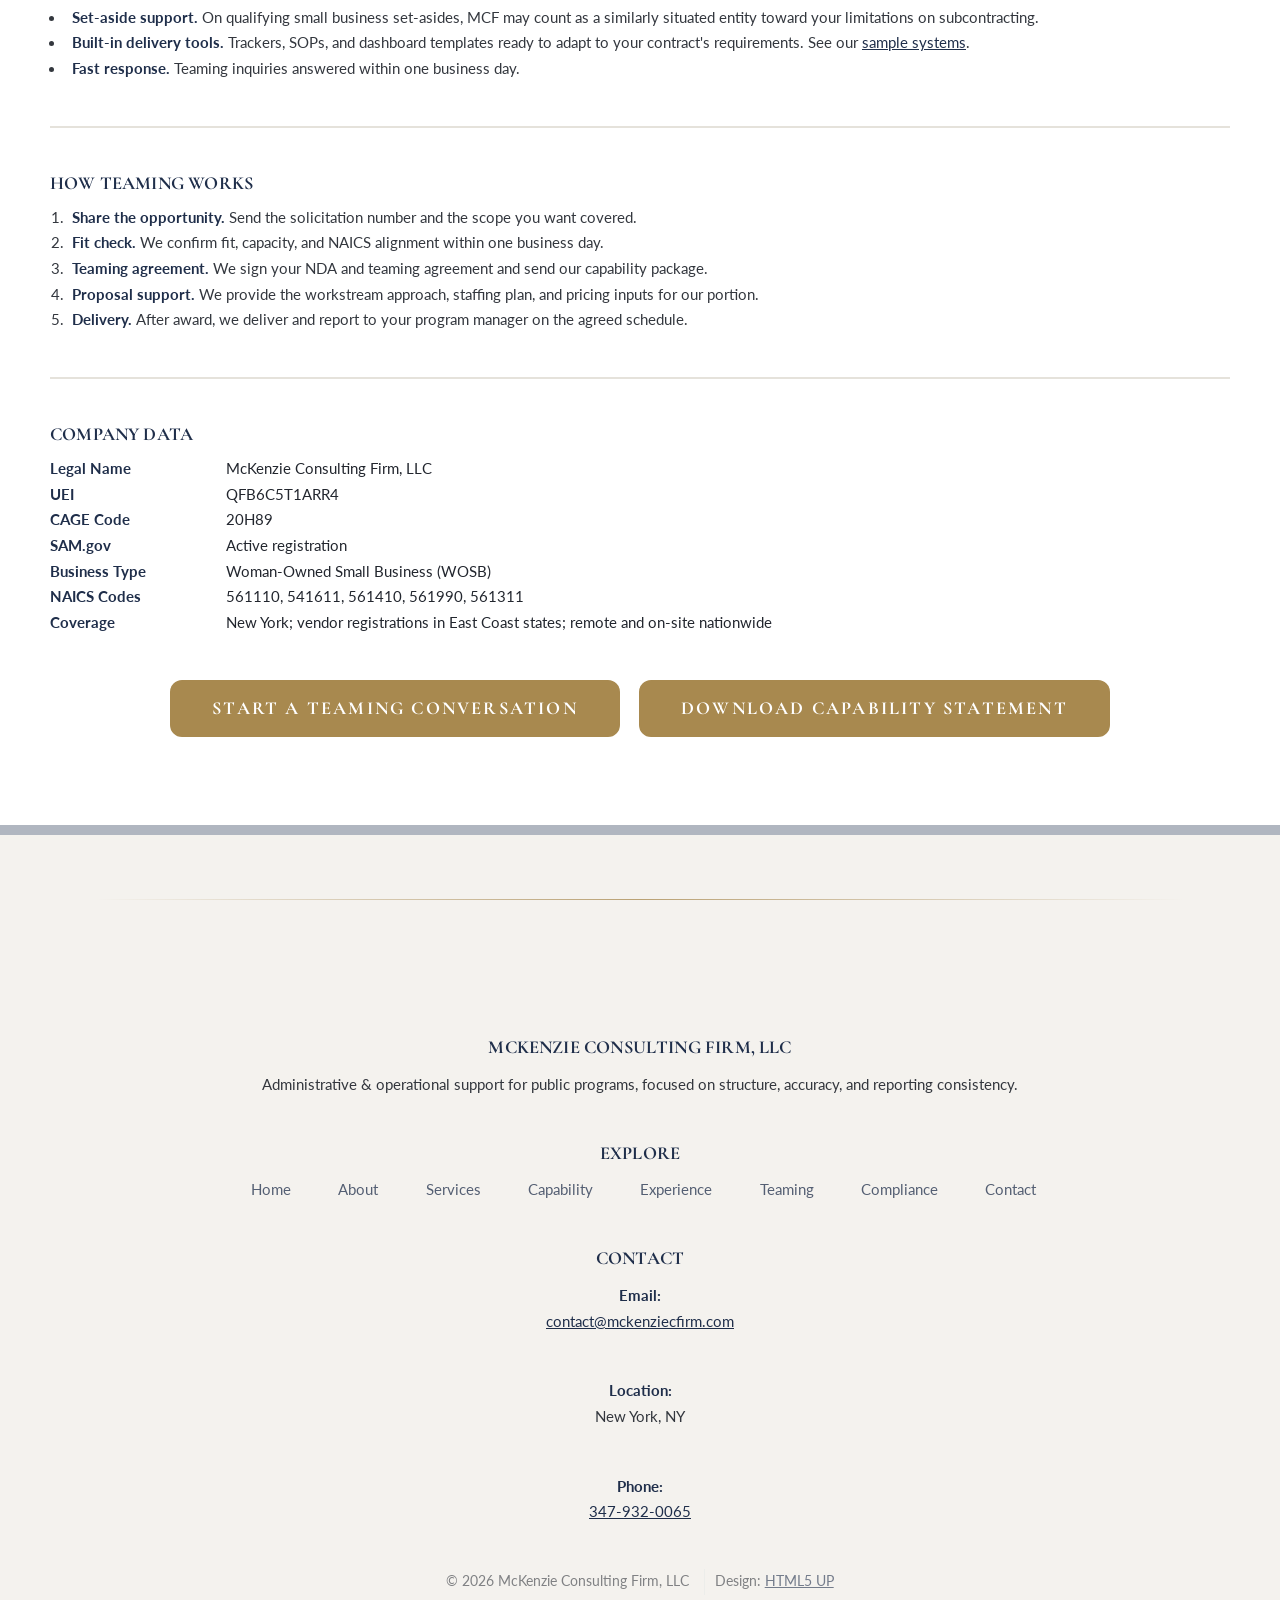
<file: teaming.html>
<!DOCTYPE HTML>
<!--
  TXT by HTML5 UP
  html5up.net | @ajlkn
  Free for personal and commercial use under the CCA 3.0 license (html5up.net/license)
-->
<html>
  <head>
    <title>Teaming &amp; Subcontracting | McKenzie Consulting Firm</title>
    <meta charset="utf-8" />
    <meta name="viewport" content="width=device-width, initial-scale=1" />
		<meta name="description" content="Teaming and subcontracting with McKenzie Consulting Firm: data migration, reporting, records digitization, program support, and staffing workstreams for prime contractors." />
    <link rel="stylesheet" href="https://cdnjs.cloudflare.com/ajax/libs/font-awesome/6.5.0/css/all.min.css">
    <link rel="stylesheet" href="assets/css/main.css" />
    <link href="https://fonts.googleapis.com/css2?family=Cormorant+Garamond:wght@400;600;700&family=Lato:wght@400;500&display=swap" rel="stylesheet">
  </head>

  <body class="homepage is-preload">
    <div id="page-wrapper">

      <!-- Header -->
      <header id="header">
        <div class="logo container">
          <div>
            <h1><a href="index.html" id="logo">PRECISION. STRUCTURE. EXECUTION.</a></h1>
          </div>
        </div>
      </header>

      <!-- Nav -->
      <nav id="nav">
					<div class="nav-inner">

						<a href="index.html" class="nav-logo">
							<img src="images/MCF-logo.png" alt="McKenzie Consulting Firm logo">
						</a>

						<ul class="nav-links">
							<li><a href="index.html">Home</a></li>
							<li><a href="about.html">About</a></li>
							<li><a href="services.html">Services</a></li>
							<li><a href="capability.html">Capability</a></li>
							<li><a href="experience.html">Experience</a></li>
							<li class="current"><a href="teaming.html">Teaming</a></li>
							<li><a href="compliance.html">Compliance</a></li>
							<li><a href="index.html#contact">Contact</a></li>
						</ul>
						
					</div>
				</nav>

      <!-- Banner -->
      <section id="banner">
        <div class="content">
          <h2>Teaming &amp; Subcontracting</h2>
          <p>A ready small-business partner for reporting, records, and program operations workstreams.</p>
        </div>
      </section>

      <!-- Main -->
      <section id="main">
        <div class="container">

          <header class="major">
            <h2>For Prime Contractors</h2>
            <p>Defined workstreams, delivered under your management and on your schedule</p>
          </header>

          <p>
            Prime contractors bring MCF in to own specific workstreams on federal, state, and city contracts.
            We work inside your management structure, follow your quality processes, and report on the cadence
            you set. You get a registered small business partner with the tools and templates already built.
          </p>

          <h3>Workstreams We Take On</h3>
          <div class="row gtr-50">
            <div class="col-6 col-12-small">
              <h4>Data Migration &amp; Reporting</h4>
              <p>Data extraction, cleanup, validation, and loading into reporting databases (SQL, Python, BigQuery).</p>
            </div>
            <div class="col-6 col-12-small">
              <h4>Dashboards &amp; KPI Reporting</h4>
              <p>Program performance dashboards and weekly or monthly reporting packages in Power BI, Tableau, or Excel.</p>
            </div>
            <div class="col-6 col-12-small">
              <h4>Document Digitization &amp; Records</h4>
              <p>Records preparation, scanning coordination, searchable PDF/OCR workflows, indexing, and quality checks.</p>
            </div>
            <div class="col-6 col-12-small">
              <h4>Program &amp; Administrative Support</h4>
              <p>Intake, case tracking, correspondence, billing administration, and SOP development.</p>
            </div>
            <div class="col-12">
              <h4>Personnel Staffing &amp; Placement</h4>
              <p>Recruiting, screening, and placing administrative and clerical staff, including on-site support at federal facilities.</p>
            </div>
          </div>

          <hr />

          <h3>Why Team With MCF</h3>
          <ul>
            <li><strong>Small business credentials.</strong> Woman-owned small business, active in SAM.gov, with UEI and CAGE in place.</li>
            <li><strong>Set-aside support.</strong> On qualifying small business set-asides, MCF may count as a similarly situated entity toward your limitations on subcontracting.</li>
            <li><strong>Built-in delivery tools.</strong> Trackers, SOPs, and dashboard templates ready to adapt to your contract's requirements. See our <a href="experience.html">sample systems</a>.</li>
            <li><strong>Fast response.</strong> Teaming inquiries answered within one business day.</li>
          </ul>

          <hr />

          <h3>How Teaming Works</h3>
          <ol>
            <li><strong>Share the opportunity.</strong> Send the solicitation number and the scope you want covered.</li>
            <li><strong>Fit check.</strong> We confirm fit, capacity, and NAICS alignment within one business day.</li>
            <li><strong>Teaming agreement.</strong> We sign your NDA and teaming agreement and send our capability package.</li>
            <li><strong>Proposal support.</strong> We provide the workstream approach, staffing plan, and pricing inputs for our portion.</li>
            <li><strong>Delivery.</strong> After award, we deliver and report to your program manager on the agreed schedule.</li>
          </ol>

          <hr />

          <h3>Company Data</h3>
          <div class="table-wrapper">
            <table>
              <tbody>
                <tr><td><strong>Legal Name</strong></td><td>McKenzie Consulting Firm, LLC</td></tr>
                <tr><td><strong>UEI</strong></td><td>QFB6C5T1ARR4</td></tr>
                <tr><td><strong>CAGE Code</strong></td><td>20H89</td></tr>
                <tr><td><strong>SAM.gov</strong></td><td>Active registration</td></tr>
                <tr><td><strong>Business Type</strong></td><td>Woman-Owned Small Business (WOSB)</td></tr>
                <tr><td><strong>NAICS Codes</strong></td><td>561110, 541611, 561410, 561990, 561311</td></tr>
                <tr><td><strong>Coverage</strong></td><td>New York; vendor registrations in East Coast states; remote and on-site nationwide</td></tr>
              </tbody>
            </table>
          </div>

          <ul class="actions">
            <li><a href="index.html#contact" class="button">Start a Teaming Conversation</a></li>
            <li><a href="assets/mcf_capability_statement.pdf" class="button alt" target="_blank">Download Capability Statement</a></li>
          </ul>

        </div>
      </section>

      <div class="footer-divider"></div>
			<!-- Footer -->
			<footer id="footer" class="mcf-footer">
				<div class="container">

					<div class="'row">

						<!-- Left: Brand -->
						<div class="col-4 col-12-small">
							<h4>McKenzie Consulting Firm, LLC</h4>
							<p>
							Administrative & operational support for public programs,
							focused on structure, accuracy, and reporting consistency.
							</p>
						</div>

						<!-- Middle: Navigation -->
						<div class="col-4 col-12-small">
							<h4>Explore</h4>
							<ul class="footer-links">
								<li><a href="index.html">Home</a></li>
								<li><a href="about.html">About</a></li>
								<li><a href="services.html">Services</a></li>
								<li><a href="capability.html">Capability</a></li>
								<li><a href="experience.html">Experience</a></li>
								<li><a href="teaming.html">Teaming</a></li>
								<li><a href="compliance.html">Compliance</a></li>
								<li><a href="index.html#contact">Contact</a></li>
							</ul>
						</div>

						<!-- Right: Contact -->
						<div class="col-4 col-12-small">
							<h4>Contact</h4>
							<p>
								<strong>Email:</strong><br>
								<a href="mailto:contact@mckenziecfirm.com">
									contact@mckenziecfirm.com
								</a>
							</p>
							<p>
								<strong>Location:</strong><br>
								New York, NY
							</p>
							<p>
								<strong>Phone:</strong><br>
								<a href="tel:+13479320065">347-932-0065</a>
							</p>
						</div>

					</div>

					<div class="footer-bottom">
						<ul class="menu">
							<li>&copy; 2026 McKenzie Consulting Firm, LLC</li>
							<li>Design: <a href="https://html5up.net">HTML5 UP</a></li>
						</ul>
					</div>

				</div>
			</footer>

    <!-- Scripts (keep these if your template has them in other pages) -->
    <script src="assets/js/jquery.min.js"></script>
    <script src="assets/js/jquery.dropotron.min.js"></script>
    <script src="assets/js/jquery.scrolly.min.js"></script>
    <script src="assets/js/browser.min.js"></script>
    <script src="assets/js/breakpoints.min.js"></script>
    <script src="assets/js/util.js"></script>
    <script src="assets/js/main.js"></script>

  </body>
</html>
</file>
<file: assets/css/main.css>
@import url("fontawesome-all.min.css");
@import url("https://fonts.googleapis.com/css2?family=Cormorant+Garamond:wght@400;500;600;700&family=Lato:wght@300;400;700&display=swap");

/*
	TXT by HTML5 UP
	html5up.net | @ajlkn
	Free for personal and commercial use under the CCA 3.0 license (html5up.net/license)
*/

html, body, div, span, applet, object,
iframe, h1, h2, h3, h4, h5, h6, p, blockquote,
pre, a, abbr, acronym, address, big, cite,
code, del, dfn, em, img, ins, kbd, q, s, samp,
small, strike, strong, sub, sup, tt, var, b,
u, i, center, dl, dt, dd, ol, ul, li, fieldset,
form, label, legend, table, caption, tbody,
tfoot, thead, tr, th, td, article, aside,
canvas, details, embed, figure, figcaption,
footer, header, hgroup, menu, nav, output, ruby,
section, summary, time, mark, audio, video {
	margin: 0;
	padding: 0;
	border: 0;
	font-size: 100%;
	font: inherit;
	vertical-align: baseline;}

article, aside, details, figcaption, figure,
footer, header, hgroup, menu, nav, section {
	display: block;}

body {
	line-height: 1;
}

ol, ul {
	list-style: none;
}

blockquote, q {
	quotes: none;
}

	blockquote:before, blockquote:after, q:before, q:after {
		content: '';
		content: none;
	}

table {
	border-collapse: collapse;
	border-spacing: 0;
}

body {
	-webkit-text-size-adjust: none;
}

mark {
	background-color: transparent;
	color: inherit;
}

input::-moz-focus-inner {
	border: 0;
	padding: 0;
}

input, select, textarea {
	-moz-appearance: none;
	-webkit-appearance: none;
	-ms-appearance: none;
	appearance: none;
}

/* Basic */

	html {
		box-sizing: border-box;
	}

	*, *:before, *:after {
		box-sizing: inherit;
	}

	body {
		background: #f2f5f3;
	}

		body.is-preload *, body.is-preload *:before, body.is-preload *:after {
			-moz-animation: none !important;
			-webkit-animation: none !important;
			-ms-animation: none !important;
			animation: none !important;
			-moz-transition: none !important;
			-webkit-transition: none !important;
			-ms-transition: none !important;
			transition: none !important;
		}

	body, input, textarea, select {
		font-family: 'Lato', sans-serif;
		font-weight: 400;
		color: #1F2E4A;
		font-size: 13pt;
		line-height: 2em;
	}

	h1, h2, h3, h4, h5, h6 {
		font-family: 'Cormorant Garamond', sans-serif;
		font-weight: 700;
		text-transform: uppercase;
		color: #1F2E4A;
		margin: 0 0 0.5em 0;
		line-height: 1.3;
	}

	h1 a, h2 a, h3 a, h4 a, h5 a, h6 a {
		text-decoration: none;
		color: inherit;
	}

	h2 {
		font-size: 1.65em;
	}

		h2.major {
			position: relative;
			border-top: solid 5px #e7eae8;
			font-size: 1.65em;
			text-align: center;
			margin: 0 0 3em 0;
			top: 0.775em;
		}

			h2.major span {
				background: #fff;
				position: relative;
				display: inline-block;
				top: -0.775em;
				padding: 0 1.25em 0 1.25em;
			}

	h3, h4 {
		font-size: 1.25em;
	}

	a {
		color: #006376;
		text-decoration: underline;
	}

		a:hover {
			text-decoration: none;
		}

	b, strong {
		font-weight: 700;
		color: #1F2E4A;
	}

	i, em {
		font-style: italic;
	}

	br.clear {
		clear: both;
	}

	sub {
		position: relative;
		top: 0.5em;
		font-size: 0.8em;
	}

	sup {
		position: relative;
		top: -0.5em;
		font-size: 0.8em;
	}

	hr {
		border: 0;
		border-top: solid 2px #E7EAE8;
		margin: 0 0 3em 0;
	}

	blockquote {
		border-left: solid 5px #E7EAE8;
		padding: 1em 0 1em 1.5em;
		font-style: italic;
	}

	p, ul, ol, dl, table {
		margin-bottom: 3em;
	}

/* Section/Article */

	section, article {
		margin-bottom: 6em;
	}

		section > :last-child, section:last-child, article > :last-child, article:last-child {
			margin-bottom: 0;
		}

	header > p {
		display: block;
		font-family: 'Cormorant Garamond', sans-serif;
		font-weight: 700;
		text-transform: uppercase;
		color: #D8D2C5;
	}

/* Container */

	.container {
		margin: 0 auto;
		max-width: 100%;
		width: 64em;
	}

		@media screen and (max-width: 1680px) {

			.container {
				width: 75em;
			}

		}

		@media screen and (max-width: 1280px) {

			.container {
				width: calc(100% - 100px);
			}

		}

		@media screen and (max-width: 980px) {

			.container {
				width: calc(100% - 100px);
			}

		}

		@media screen and (max-width: 736px) {

			.container {
				width: calc(100% - 40px);
			}

		}

		@media screen and (max-width: 360px) {

			.container {
				width: calc(100% - 30px);
			}

		}

/* Row */

	.row {
		display: flex;
		flex-wrap: wrap;
		box-sizing: border-box;
		align-items: stretch;
	}

		.row > * {
			box-sizing: border-box;
		}

		.row.gtr-uniform > * > :last-child {
			margin-bottom: 0;
		}

		.row.aln-left {
			justify-content: flex-start;
		}

		.row.aln-center {
			justify-content: center;
		}

		.row.aln-right {
			justify-content: flex-end;
		}

		.row.aln-top {
			align-items: flex-start;
		}

		.row.aln-middle {
			align-items: center;
		}

		.row.aln-bottom {
			align-items: flex-end;
		}

		.row > .imp {
			order: -1;
		}

		.row > .col-1 {
			width: 8.33333%;
		}

		.row > .off-1 {
			margin-left: 8.33333%;
		}

		.row > .col-2 {
			width: 16.66667%;
		}

		.row > .off-2 {
			margin-left: 16.66667%;
		}

		.row > .col-3 {
			width: 25%;
		}

		.row > .off-3 {
			margin-left: 25%;
		}

		.row > .col-4 {
			width: 33.33333%;
		}

		.row > .off-4 {
			margin-left: 33.33333%;
		}

		.row > .col-5 {
			width: 41.66667%;
		}

		.row > .off-5 {
			margin-left: 41.66667%;
		}

		.row > .col-6 {
			width: 50%;
		}

		.row > .off-6 {
			margin-left: 50%;
		}

		.row > .col-7 {
			width: 58.33333%;
		}

		.row > .off-7 {
			margin-left: 58.33333%;
		}

		.row > .col-8 {
			width: 66.66667%;
		}

		.row > .off-8 {
			margin-left: 66.66667%;
		}

		.row > .col-9 {
			width: 75%;
		}

		.row > .off-9 {
			margin-left: 75%;
		}

		.row > .col-10 {
			width: 83.33333%;
		}

		.row > .off-10 {
			margin-left: 83.33333%;
		}

		.row > .col-11 {
			width: 91.66667%;
		}

		.row > .off-11 {
			margin-left: 91.66667%;
		}

		.row > .col-12 {
			width: 100%;
		}

		.row > .off-12 {
			margin-left: 100%;
		}

		.row.gtr-0 {
			margin-top: 0px;
			margin-left: 0px;
		}

			.row.gtr-0 > * {
				padding: 0px 0 0 0px;
			}

			.row.gtr-0.gtr-uniform {
				margin-top: 0px;
			}

				.row.gtr-0.gtr-uniform > * {
					padding-top: 0px;
				}

		.row.gtr-25 {
			margin-top: -12.5px;
			margin-left: -12.5px;
		}

			.row.gtr-25 > * {
				padding: 12.5px 0 0 12.5px;
			}

			.row.gtr-25.gtr-uniform {
				margin-top: -12.5px;
			}

				.row.gtr-25.gtr-uniform > * {
					padding-top: 12.5px;
				}

		.row.gtr-50 {
			margin-top: -25px;
			margin-left: -25px;
		}

			.row.gtr-50 > * {
				padding: 25px 0 0 25px;
			}

			.row.gtr-50.gtr-uniform {
				margin-top: -25px;
			}

				.row.gtr-50.gtr-uniform > * {
					padding-top: 25px;
				}

		.row {
			margin-top: -50px;
			margin-left: -50px;
		}

			.row > * {
				padding: 50px 0 0 50px;
			}

			.row.gtr-uniform {
				margin-top: -50px;
			}

				.row.gtr-uniform > * {
					padding-top: 50px;
				}

		.row.gtr-150 {
			margin-top: -75px;
			margin-left: -75px;
		}

			.row.gtr-150 > * {
				padding: 75px 0 0 75px;
			}

			.row.gtr-150.gtr-uniform {
				margin-top: -75px;
			}

				.row.gtr-150.gtr-uniform > * {
					padding-top: 75px;
				}

		.row.gtr-200 {
			margin-top: -100px;
			margin-left: -100px;
		}

			.row.gtr-200 > * {
				padding: 100px 0 0 100px;
			}

			.row.gtr-200.gtr-uniform {
				margin-top: -100px;
			}

				.row.gtr-200.gtr-uniform > * {
					padding-top: 100px;
				}

		@media screen and (max-width: 1680px) {

			.row {
				display: flex;
				flex-wrap: wrap;
				box-sizing: border-box;
				align-items: stretch;
			}

				.row > * {
					box-sizing: border-box;
				}

				.row.gtr-uniform > * > :last-child {
					margin-bottom: 0;
				}

				.row.aln-left {
					justify-content: flex-start;
				}

				.row.aln-center {
					justify-content: center;
				}

				.row.aln-right {
					justify-content: flex-end;
				}

				.row.aln-top {
					align-items: flex-start;
				}

				.row.aln-middle {
					align-items: center;
				}

				.row.aln-bottom {
					align-items: flex-end;
				}

				.row > .imp-xlarge {
					order: -1;
				}

				.row > .col-1-xlarge {
					width: 8.33333%;
				}

				.row > .off-1-xlarge {
					margin-left: 8.33333%;
				}

				.row > .col-2-xlarge {
					width: 16.66667%;
				}

				.row > .off-2-xlarge {
					margin-left: 16.66667%;
				}

				.row > .col-3-xlarge {
					width: 25%;
				}

				.row > .off-3-xlarge {
					margin-left: 25%;
				}

				.row > .col-4-xlarge {
					width: 33.33333%;
				}

				.row > .off-4-xlarge {
					margin-left: 33.33333%;
				}

				.row > .col-5-xlarge {
					width: 41.66667%;
				}

				.row > .off-5-xlarge {
					margin-left: 41.66667%;
				}

				.row > .col-6-xlarge {
					width: 50%;
				}

				.row > .off-6-xlarge {
					margin-left: 50%;
				}

				.row > .col-7-xlarge {
					width: 58.33333%;
				}

				.row > .off-7-xlarge {
					margin-left: 58.33333%;
				}

				.row > .col-8-xlarge {
					width: 66.66667%;
				}

				.row > .off-8-xlarge {
					margin-left: 66.66667%;
				}

				.row > .col-9-xlarge {
					width: 75%;
				}

				.row > .off-9-xlarge {
					margin-left: 75%;
				}

				.row > .col-10-xlarge {
					width: 83.33333%;
				}

				.row > .off-10-xlarge {
					margin-left: 83.33333%;
				}

				.row > .col-11-xlarge {
					width: 91.66667%;
				}

				.row > .off-11-xlarge {
					margin-left: 91.66667%;
				}

				.row > .col-12-xlarge {
					width: 100%;
				}

				.row > .off-12-xlarge {
					margin-left: 100%;
				}

				.row.gtr-0 {
					margin-top: 0px;
					margin-left: 0px;
				}

					.row.gtr-0 > * {
						padding: 0px 0 0 0px;
					}

					.row.gtr-0.gtr-uniform {
						margin-top: 0px;
					}

						.row.gtr-0.gtr-uniform > * {
							padding-top: 0px;
						}

				.row.gtr-25 {
					margin-top: -12.5px;
					margin-left: -12.5px;
				}

					.row.gtr-25 > * {
						padding: 12.5px 0 0 12.5px;
					}

					.row.gtr-25.gtr-uniform {
						margin-top: -12.5px;
					}

						.row.gtr-25.gtr-uniform > * {
							padding-top: 12.5px;
						}

				.row.gtr-50 {
					margin-top: -25px;
					margin-left: -25px;
				}

					.row.gtr-50 > * {
						padding: 25px 0 0 25px;
					}

					.row.gtr-50.gtr-uniform {
						margin-top: -25px;
					}

						.row.gtr-50.gtr-uniform > * {
							padding-top: 25px;
						}

				.row {
					margin-top: -50px;
					margin-left: -50px;
				}

					.row > * {
						padding: 50px 0 0 50px;
					}

					.row.gtr-uniform {
						margin-top: -50px;
					}

						.row.gtr-uniform > * {
							padding-top: 50px;
						}

				.row.gtr-150 {
					margin-top: -75px;
					margin-left: -75px;
				}

					.row.gtr-150 > * {
						padding: 75px 0 0 75px;
					}

					.row.gtr-150.gtr-uniform {
						margin-top: -75px;
					}

						.row.gtr-150.gtr-uniform > * {
							padding-top: 75px;
						}

				.row.gtr-200 {
					margin-top: -100px;
					margin-left: -100px;
				}

					.row.gtr-200 > * {
						padding: 100px 0 0 100px;
					}

					.row.gtr-200.gtr-uniform {
						margin-top: -100px;
					}

						.row.gtr-200.gtr-uniform > * {
							padding-top: 100px;
						}

		}

		@media screen and (max-width: 1280px) {

			.row {
				display: flex;
				flex-wrap: wrap;
				box-sizing: border-box;
				align-items: stretch;
			}

				.row > * {
					box-sizing: border-box;
				}

				.row.gtr-uniform > * > :last-child {
					margin-bottom: 0;
				}

				.row.aln-left {
					justify-content: flex-start;
				}

				.row.aln-center {
					justify-content: center;
				}

				.row.aln-right {
					justify-content: flex-end;
				}

				.row.aln-top {
					align-items: flex-start;
				}

				.row.aln-middle {
					align-items: center;
				}

				.row.aln-bottom {
					align-items: flex-end;
				}

				.row > .imp-large {
					order: -1;
				}

				.row > .col-1-large {
					width: 8.33333%;
				}

				.row > .off-1-large {
					margin-left: 8.33333%;
				}

				.row > .col-2-large {
					width: 16.66667%;
				}

				.row > .off-2-large {
					margin-left: 16.66667%;
				}

				.row > .col-3-large {
					width: 25%;
				}

				.row > .off-3-large {
					margin-left: 25%;
				}

				.row > .col-4-large {
					width: 33.33333%;
				}

				.row > .off-4-large {
					margin-left: 33.33333%;
				}

				.row > .col-5-large {
					width: 41.66667%;
				}

				.row > .off-5-large {
					margin-left: 41.66667%;
				}

				.row > .col-6-large {
					width: 50%;
				}

				.row > .off-6-large {
					margin-left: 50%;
				}

				.row > .col-7-large {
					width: 58.33333%;
				}

				.row > .off-7-large {
					margin-left: 58.33333%;
				}

				.row > .col-8-large {
					width: 66.66667%;
				}

				.row > .off-8-large {
					margin-left: 66.66667%;
				}

				.row > .col-9-large {
					width: 75%;
				}

				.row > .off-9-large {
					margin-left: 75%;
				}

				.row > .col-10-large {
					width: 83.33333%;
				}

				.row > .off-10-large {
					margin-left: 83.33333%;
				}

				.row > .col-11-large {
					width: 91.66667%;
				}

				.row > .off-11-large {
					margin-left: 91.66667%;
				}

				.row > .col-12-large {
					width: 100%;
				}

				.row > .off-12-large {
					margin-left: 100%;
				}

				.row.gtr-0 {
					margin-top: 0px;
					margin-left: 0px;
				}

					.row.gtr-0 > * {
						padding: 0px 0 0 0px;
					}

					.row.gtr-0.gtr-uniform {
						margin-top: 0px;
					}

						.row.gtr-0.gtr-uniform > * {
							padding-top: 0px;
						}

				.row.gtr-25 {
					margin-top: -10px;
					margin-left: -10px;
				}

					.row.gtr-25 > * {
						padding: 10px 0 0 10px;
					}

					.row.gtr-25.gtr-uniform {
						margin-top: -10px;
					}

						.row.gtr-25.gtr-uniform > * {
							padding-top: 10px;
						}

				.row.gtr-50 {
					margin-top: -20px;
					margin-left: -20px;
				}

					.row.gtr-50 > * {
						padding: 20px 0 0 20px;
					}

					.row.gtr-50.gtr-uniform {
						margin-top: -20px;
					}

						.row.gtr-50.gtr-uniform > * {
							padding-top: 20px;
						}

				.row {
					margin-top: -40px;
					margin-left: -40px;
				}

					.row > * {
						padding: 40px 0 0 40px;
					}

					.row.gtr-uniform {
						margin-top: -40px;
					}

						.row.gtr-uniform > * {
							padding-top: 40px;
						}

				.row.gtr-150 {
					margin-top: -60px;
					margin-left: -60px;
				}

					.row.gtr-150 > * {
						padding: 60px 0 0 60px;
					}

					.row.gtr-150.gtr-uniform {
						margin-top: -60px;
					}

						.row.gtr-150.gtr-uniform > * {
							padding-top: 60px;
						}

				.row.gtr-200 {
					margin-top: -80px;
					margin-left: -80px;
				}

					.row.gtr-200 > * {
						padding: 80px 0 0 80px;
					}

					.row.gtr-200.gtr-uniform {
						margin-top: -80px;
					}

						.row.gtr-200.gtr-uniform > * {
							padding-top: 80px;
						}

		}

		@media screen and (max-width: 980px) {

			.row {
				display: flex;
				flex-wrap: wrap;
				box-sizing: border-box;
				align-items: stretch;
			}

				.row > * {
					box-sizing: border-box;
				}

				.row.gtr-uniform > * > :last-child {
					margin-bottom: 0;
				}

				.row.aln-left {
					justify-content: flex-start;
				}

				.row.aln-center {
					justify-content: center;
				}

				.row.aln-right {
					justify-content: flex-end;
				}

				.row.aln-top {
					align-items: flex-start;
				}

				.row.aln-middle {
					align-items: center;
				}

				.row.aln-bottom {
					align-items: flex-end;
				}

				.row > .imp-medium {
					order: -1;
				}

				.row > .col-1-medium {
					width: 8.33333%;
				}

				.row > .off-1-medium {
					margin-left: 8.33333%;
				}

				.row > .col-2-medium {
					width: 16.66667%;
				}

				.row > .off-2-medium {
					margin-left: 16.66667%;
				}

				.row > .col-3-medium {
					width: 25%;
				}

				.row > .off-3-medium {
					margin-left: 25%;
				}

				.row > .col-4-medium {
					width: 33.33333%;
				}

				.row > .off-4-medium {
					margin-left: 33.33333%;
				}

				.row > .col-5-medium {
					width: 41.66667%;
				}

				.row > .off-5-medium {
					margin-left: 41.66667%;
				}

				.row > .col-6-medium {
					width: 50%;
				}

				.row > .off-6-medium {
					margin-left: 50%;
				}

				.row > .col-7-medium {
					width: 58.33333%;
				}

				.row > .off-7-medium {
					margin-left: 58.33333%;
				}

				.row > .col-8-medium {
					width: 66.66667%;
				}

				.row > .off-8-medium {
					margin-left: 66.66667%;
				}

				.row > .col-9-medium {
					width: 75%;
				}

				.row > .off-9-medium {
					margin-left: 75%;
				}

				.row > .col-10-medium {
					width: 83.33333%;
				}

				.row > .off-10-medium {
					margin-left: 83.33333%;
				}

				.row > .col-11-medium {
					width: 91.66667%;
				}

				.row > .off-11-medium {
					margin-left: 91.66667%;
				}

				.row > .col-12-medium {
					width: 100%;
				}

				.row > .off-12-medium {
					margin-left: 100%;
				}

				.row.gtr-0 {
					margin-top: 0px;
					margin-left: 0px;
				}

					.row.gtr-0 > * {
						padding: 0px 0 0 0px;
					}

					.row.gtr-0.gtr-uniform {
						margin-top: 0px;
					}

						.row.gtr-0.gtr-uniform > * {
							padding-top: 0px;
						}

				.row.gtr-25 {
					margin-top: -12.5px;
					margin-left: -12.5px;
				}

					.row.gtr-25 > * {
						padding: 12.5px 0 0 12.5px;
					}

					.row.gtr-25.gtr-uniform {
						margin-top: -12.5px;
					}

						.row.gtr-25.gtr-uniform > * {
							padding-top: 12.5px;
						}

				.row.gtr-50 {
					margin-top: -25px;
					margin-left: -25px;
				}

					.row.gtr-50 > * {
						padding: 25px 0 0 25px;
					}

					.row.gtr-50.gtr-uniform {
						margin-top: -25px;
					}

						.row.gtr-50.gtr-uniform > * {
							padding-top: 25px;
						}

				.row {
					margin-top: -50px;
					margin-left: -50px;
				}

					.row > * {
						padding: 50px 0 0 50px;
					}

					.row.gtr-uniform {
						margin-top: -50px;
					}

						.row.gtr-uniform > * {
							padding-top: 50px;
						}

				.row.gtr-150 {
					margin-top: -75px;
					margin-left: -75px;
				}

					.row.gtr-150 > * {
						padding: 75px 0 0 75px;
					}

					.row.gtr-150.gtr-uniform {
						margin-top: -75px;
					}

						.row.gtr-150.gtr-uniform > * {
							padding-top: 75px;
						}

				.row.gtr-200 {
					margin-top: -100px;
					margin-left: -100px;
				}

					.row.gtr-200 > * {
						padding: 100px 0 0 100px;
					}

					.row.gtr-200.gtr-uniform {
						margin-top: -100px;
					}

						.row.gtr-200.gtr-uniform > * {
							padding-top: 100px;
						}

		}

		@media screen and (max-width: 736px) {

			.row {
				display: flex;
				flex-wrap: wrap;
				box-sizing: border-box;
				align-items: stretch;
			}

				.row > * {
					box-sizing: border-box;
				}

				.row.gtr-uniform > * > :last-child {
					margin-bottom: 0;
				}

				.row.aln-left {
					justify-content: flex-start;
				}

				.row.aln-center {
					justify-content: center;
				}

				.row.aln-right {
					justify-content: flex-end;
				}

				.row.aln-top {
					align-items: flex-start;
				}

				.row.aln-middle {
					align-items: center;
				}

				.row.aln-bottom {
					align-items: flex-end;
				}

				.row > .imp-small {
					order: -1;
				}

				.row > .col-1-small {
					width: 8.33333%;
				}

				.row > .off-1-small {
					margin-left: 8.33333%;
				}

				.row > .col-2-small {
					width: 16.66667%;
				}

				.row > .off-2-small {
					margin-left: 16.66667%;
				}

				.row > .col-3-small {
					width: 25%;
				}

				.row > .off-3-small {
					margin-left: 25%;
				}

				.row > .col-4-small {
					width: 33.33333%;
				}

				.row > .off-4-small {
					margin-left: 33.33333%;
				}

				.row > .col-5-small {
					width: 41.66667%;
				}

				.row > .off-5-small {
					margin-left: 41.66667%;
				}

				.row > .col-6-small {
					width: 50%;
				}

				.row > .off-6-small {
					margin-left: 50%;
				}

				.row > .col-7-small {
					width: 58.33333%;
				}

				.row > .off-7-small {
					margin-left: 58.33333%;
				}

				.row > .col-8-small {
					width: 66.66667%;
				}

				.row > .off-8-small {
					margin-left: 66.66667%;
				}

				.row > .col-9-small {
					width: 75%;
				}

				.row > .off-9-small {
					margin-left: 75%;
				}

				.row > .col-10-small {
					width: 83.33333%;
				}

				.row > .off-10-small {
					margin-left: 83.33333%;
				}

				.row > .col-11-small {
					width: 91.66667%;
				}

				.row > .off-11-small {
					margin-left: 91.66667%;
				}

				.row > .col-12-small {
					width: 100%;
				}

				.row > .off-12-small {
					margin-left: 100%;
				}

				.row.gtr-0 {
					margin-top: 0px;
					margin-left: 0px;
				}

					.row.gtr-0 > * {
						padding: 0px 0 0 0px;
					}

					.row.gtr-0.gtr-uniform {
						margin-top: 0px;
					}

						.row.gtr-0.gtr-uniform > * {
							padding-top: 0px;
						}

				.row.gtr-25 {
					margin-top: -5px;
					margin-left: -5px;
				}

					.row.gtr-25 > * {
						padding: 5px 0 0 5px;
					}

					.row.gtr-25.gtr-uniform {
						margin-top: -5px;
					}

						.row.gtr-25.gtr-uniform > * {
							padding-top: 5px;
						}

				.row.gtr-50 {
					margin-top: -10px;
					margin-left: -10px;
				}

					.row.gtr-50 > * {
						padding: 10px 0 0 10px;
					}

					.row.gtr-50.gtr-uniform {
						margin-top: -10px;
					}

						.row.gtr-50.gtr-uniform > * {
							padding-top: 10px;
						}

				.row {
					margin-top: -20px;
					margin-left: -20px;
				}

					.row > * {
						padding: 20px 0 0 20px;
					}

					.row.gtr-uniform {
						margin-top: -20px;
					}

						.row.gtr-uniform > * {
							padding-top: 20px;
						}

				.row.gtr-150 {
					margin-top: -30px;
					margin-left: -30px;
				}

					.row.gtr-150 > * {
						padding: 30px 0 0 30px;
					}

					.row.gtr-150.gtr-uniform {
						margin-top: -30px;
					}

						.row.gtr-150.gtr-uniform > * {
							padding-top: 30px;
						}

				.row.gtr-200 {
					margin-top: -40px;
					margin-left: -40px;
				}

					.row.gtr-200 > * {
						padding: 40px 0 0 40px;
					}

					.row.gtr-200.gtr-uniform {
						margin-top: -40px;
					}

						.row.gtr-200.gtr-uniform > * {
							padding-top: 40px;
						}

		}

		@media screen and (max-width: 360px) {

			.row {
				display: flex;
				flex-wrap: wrap;
				box-sizing: border-box;
				align-items: stretch;
			}

				.row > * {
					box-sizing: border-box;
				}

				.row.gtr-uniform > * > :last-child {
					margin-bottom: 0;
				}

				.row.aln-left {
					justify-content: flex-start;
				}

				.row.aln-center {
					justify-content: center;
				}

				.row.aln-right {
					justify-content: flex-end;
				}

				.row.aln-top {
					align-items: flex-start;
				}

				.row.aln-middle {
					align-items: center;
				}

				.row.aln-bottom {
					align-items: flex-end;
				}

				.row > .imp-xsmall {
					order: -1;
				}

				.row > .col-1-xsmall {
					width: 8.33333%;
				}

				.row > .off-1-xsmall {
					margin-left: 8.33333%;
				}

				.row > .col-2-xsmall {
					width: 16.66667%;
				}

				.row > .off-2-xsmall {
					margin-left: 16.66667%;
				}

				.row > .col-3-xsmall {
					width: 25%;
				}

				.row > .off-3-xsmall {
					margin-left: 25%;
				}

				.row > .col-4-xsmall {
					width: 33.33333%;
				}

				.row > .off-4-xsmall {
					margin-left: 33.33333%;
				}

				.row > .col-5-xsmall {
					width: 41.66667%;
				}

				.row > .off-5-xsmall {
					margin-left: 41.66667%;
				}

				.row > .col-6-xsmall {
					width: 50%;
				}

				.row > .off-6-xsmall {
					margin-left: 50%;
				}

				.row > .col-7-xsmall {
					width: 58.33333%;
				}

				.row > .off-7-xsmall {
					margin-left: 58.33333%;
				}

				.row > .col-8-xsmall {
					width: 66.66667%;
				}

				.row > .off-8-xsmall {
					margin-left: 66.66667%;
				}

				.row > .col-9-xsmall {
					width: 75%;
				}

				.row > .off-9-xsmall {
					margin-left: 75%;
				}

				.row > .col-10-xsmall {
					width: 83.33333%;
				}

				.row > .off-10-xsmall {
					margin-left: 83.33333%;
				}

				.row > .col-11-xsmall {
					width: 91.66667%;
				}

				.row > .off-11-xsmall {
					margin-left: 91.66667%;
				}

				.row > .col-12-xsmall {
					width: 100%;
				}

				.row > .off-12-xsmall {
					margin-left: 100%;
				}

				.row.gtr-0 {
					margin-top: 0px;
					margin-left: 0px;
				}

					.row.gtr-0 > * {
						padding: 0px 0 0 0px;
					}

					.row.gtr-0.gtr-uniform {
						margin-top: 0px;
					}

						.row.gtr-0.gtr-uniform > * {
							padding-top: 0px;
						}

				.row.gtr-25 {
					margin-top: -3.75px;
					margin-left: -3.75px;
				}

					.row.gtr-25 > * {
						padding: 3.75px 0 0 3.75px;
					}

					.row.gtr-25.gtr-uniform {
						margin-top: -3.75px;
					}

						.row.gtr-25.gtr-uniform > * {
							padding-top: 3.75px;
						}

				.row.gtr-50 {
					margin-top: -7.5px;
					margin-left: -7.5px;
				}

					.row.gtr-50 > * {
						padding: 7.5px 0 0 7.5px;
					}

					.row.gtr-50.gtr-uniform {
						margin-top: -7.5px;
					}

						.row.gtr-50.gtr-uniform > * {
							padding-top: 7.5px;
						}

				.row {
					margin-top: -15px;
					margin-left: -15px;
				}

					.row > * {
						padding: 15px 0 0 15px;
					}

					.row.gtr-uniform {
						margin-top: -15px;
					}

						.row.gtr-uniform > * {
							padding-top: 15px;
						}

				.row.gtr-150 {
					margin-top: -22.5px;
					margin-left: -22.5px;
				}

					.row.gtr-150 > * {
						padding: 22.5px 0 0 22.5px;
					}

					.row.gtr-150.gtr-uniform {
						margin-top: -22.5px;
					}

						.row.gtr-150.gtr-uniform > * {
							padding-top: 22.5px;
						}

				.row.gtr-200 {
					margin-top: -30px;
					margin-left: -30px;
				}

					.row.gtr-200 > * {
						padding: 30px 0 0 30px;
					}

					.row.gtr-200.gtr-uniform {
						margin-top: -30px;
					}

						.row.gtr-200.gtr-uniform > * {
							padding-top: 30px;
						}

		}

/* Image */

	.image {
		position: relative;
		display: inline-block;
		border-radius: 8px;
	}

		.image img {
			display: block;
			width: 100%;
			border-radius: 8px;
		}

		.image:before {
			content: '';
			position: absolute;
			left: 0;
			top: 0;
			width: 100%;
			height: 100%;
			background: url("images/overlay.png");
			border-radius: 8px;
		}

		.image.fit {
			display: block;
			width: 100%;
		}

		.image.featured {
			display: block;
			width: 100%;
			margin: 0 0 2em 0;
		}

		.image.left {
			float: left;
			margin: 0 2em 2em 0;
		}

		.image.centered {
			display: block;
			margin: 0 0 2em 0;
		}

			.image.centered img {
				margin: 0 auto;
				width: auto;
			}

/* Button */

	input[type="button"],
	input[type="submit"],
	input[type="reset"],
	button,
	.button {
		-webkit-appearance: none;
		-moz-appearance: none;
    	appearance: none;
		display: inline-block;
		font-family: 'Cormorant Garamond', sans-serif;
		font-weight: 700;
		text-transform: uppercase;
		text-decoration: none;
		background: #A8894F;
		color: #fff;
		border: 0;
		line-height: 1em;
		border-radius: 8px;
		outline: 0;
		cursor: pointer;
		-moz-transition: background-color .2s ease-in-out;
		-webkit-transition: background-color .2s ease-in-out;
		-o-transition: background-color .2s ease-in-out;
		-ms-transition: background-color .2s ease-in-out;
		transition: background-color .2s ease-in-out;
		font-size: 1.25em;
		padding: 0.85em 1.85em;
		text-align: center;
	}

		input[type="button"]:hover,
		input[type="submit"]:hover,
		input[type="reset"]:hover,
		button:hover,
		.button:hover {
			background: #D8D2C5;
		}

		input[type="button"]:active,
		input[type="submit"]:active,
		input[type="reset"]:active,
		button:active,
		.button:active {
			background: #A8894F;
		}

		input[type="button"].alt,
		input[type="submit"].alt,
		input[type="reset"].alt,
		button.alt,
		.button.alt {
			background: #D8D2C5;
		}

			input[type="button"].alt:hover,
			input[type="submit"].alt:hover,
			input[type="reset"].alt:hover,
			button.alt:hover,
			.button.alt:hover {
				background: #ccd5d0;
			}

			input[type="button"].alt:active,
			input[type="submit"].alt:active,
			input[type="reset"].alt:active,
			button.alt:active,
			.button.alt:active {
				background: #b1bab5;
			}

		input[type="button"].large,
		input[type="submit"].large,
		input[type="reset"].large,
		button.large,
		.button.large {
			font-size: 1.65em;
		}
		/* Force normal page buttons to stay gold */
		#main .button,
		#main input[type="button"],
		#main input[type="submit"],
		#main input[type="reset"],
		#main button {
  			background: var(--mcf-gold) !important;
  			color: #ffffff !important;
  			border: 2px solid var(--mcf-gold) !important;
		}

		#main .button:hover,
		#main input[type="button"]:hover,
		#main input[type="submit"]:hover,
		#main input[type="reset"]:hover,
		#main button:hover {
		  background: #8F7443 !important;
		  border-color: #8F7443 !important;
		  color: #ffffff !important;
		}

/* List */

	ul {
		list-style: disc;
		padding-left: 1em;
	}

		ul li {
			padding-left: 0.5em;
		}

	ol {
		list-style: decimal;
		padding-left: 1.25em;
	}

		ol li {
			padding-left: 0.25em;
		}

/* Divided */

	ul.divided {
		list-style: none;
		padding-left: 0;
	}

		ul.divided > li {
			border-top: solid 2px #e7eae8;
			padding-top: 2.35em;
			margin-top: 2.35em;
			padding-left: 0;
		}

			ul.divided > li:first-child {
				border-top: 0;
				padding-top: 0;
				margin-top: 0;
			}

/* Actions */

	ul.actions {
		list-style: none;
		padding-left: 0;
		text-align: center;
		margin: 2em 0 0 0;
	}

		ul.actions li {
			display: inline-block;
			margin: 0 0 0 1em;
			padding-left: 0;
		}

			ul.actions li:first-child {
				margin-left: 0;
			}

/* Contact */

	ul.contact {
		list-style: none;
		padding-left: 0;
		cursor: default;
	}

		ul.contact li {
			-moz-transition: top .15s ease-in-out;
			-webkit-transition: top .15s ease-in-out;
			-ms-transition: top .15s ease-in-out;
			transition: top .15s ease-in-out;
			position: relative;
			display: inline-block;
			margin: 0 0.25em 0 0.25em;
			top: 0;
			padding-left: 0;
		}

			ul.contact li a {
				-moz-transition: background-color .2s ease-in-out;
				-webkit-transition: background-color .2s ease-in-out;
				-ms-transition: background-color .2s ease-in-out;
				transition: background-color .2s ease-in-out;
				display: block;
				position: relative;
				width: 48px;
				height: 48px;
				border-radius: 6px;
				outline: 0;
				background: #D8D2C5;
				text-align: center;
			}

				ul.contact li a:before {
					color: #f2f5f3;
					font-size: 32px;
					line-height: 48px;
				}

			ul.contact li:hover {
				top: -5px;
			}

				ul.contact li:hover a.fa-facebook {
					background-color: #3C5A98;
				}

				ul.contact li:hover a.fa-twitter {
					background-color: #2DAAE4;
				}

				ul.contact li:hover a.fa-dribbble {
					background-color: #C4376B;
				}

				ul.contact li:hover a.fa-linkedin {
					background-color: #006599;
				}

				ul.contact li:hover a.fa-instagram {
					background-color: #2E5E86;
				}

				ul.contact li:hover a.fa-google-plus {
					background-color: #DA2713;
				}

			ul.contact li:active {
				top: 0;
			}

/* Special */

	ul.special {
		list-style: none;
		padding-left: 0;
		cursor: default;
		position: relative;
		margin: -2em 0 4em -2em;
	}

	ul.special li {
		transition: top .15s ease-in-out;
		position: relative;
		display: inline-block;
		top: 0;
		padding: 2em 0 0 2em;
	}

	ul.special li a {
		display: inline-block;
		position: relative;
		width: 8rem;            /* circle size */
		height: 8rem;
		border-radius: 100%;
		background: #D8D2C5;     /* circle color */
		text-align: center;
		text-decoration: none;
		outline: 0;
		transition: background-color .2s ease-in-out, transform .15s ease-in-out;
	}

	ul.special li a i {
		font-size: 3.25rem;      /* icon size */
		line-height: 1;
		position: absolute;
		top: 50%;
		left: 50%;
		transform: translate(-50%, -50%);
		color: #fff;
		vertical-align: middle;
	}

	ul.special li:hover {
		top: -1em;
	}

	ul.special li:hover a {
		background: #b9d2ce;
	}

	ul.special li a .label {
  		display: none;
	}

/* Meta */

	ul.meta {
		font-size: 0.85em;
		color: #a1aaa5;
		list-style: none;
		padding-left: 0;
	}

		ul.meta li {
			position: relative;
			display: inline-block;
			margin-left: 1em;
			padding-left: 0;
		}

			ul.meta li a {
				color: inherit;
				outline: 0;
			}

			ul.meta li:first-child {
				margin-left: 0;
			}

			ul.meta li:before {
				opacity: 0.5;
				cursor: default;
				margin-right: 0.5em;
			}

/* Menu */

	ul.menu {
		list-style: none;
		padding-left: 0;
	}

		ul.menu li {
			border-left: solid 1px #E7EAE8;
			display: inline-block;
			padding: 0 0 0 0.75em;
			margin: 0 0 0 0.75em;
		}

			ul.menu li:first-child {
				border-left: 0;
				margin-left: 0;
				padding-left: 0;
			}

/* Forms */

	form label {
		display: block;
		margin: 0 0 1em 0;
		font-family: 'Lato', sans-serif;
		font-weight: 700;
		text-transform: uppercase;
		color: #1F2E4A;
	}

	form input[type="text"],
	form input[type="email"],
	form input[type="password"],
	form select,
	form textarea {
		-webkit-appearance: none;
		-moz-appearance: none;
    	appearance: none;
		display: block;
		width: 100%;
		border-radius: 8px;
		border: solid 2px #E7EAE8;
	}

		form input[type="text"]:focus,
		form input[type="email"]:focus,
		form input[type="password"]:focus,
		form select:focus,
		form textarea:focus {
			border-color: #A8894F;
		}

	form input[type="text"],
	form input[type="email"],
	form input[type="password"],
	form select {
		line-height: 3em;
		padding: 0 1em;
	}

	form textarea {
		min-height: 9em;
		padding: 1em;
	}

	form ::-webkit-input-placeholder {
		color: #555 !important;
	}

	form :-moz-placeholder {
		color: #555 !important;
	}

	form ::-moz-placeholder {
		color: #555 !important;
	}

	form :-ms-input-placeholder {
		color: #555 !important;
	}

	form ::-moz-focus-inner {
		border: 0;
	}

/* Tables */

	table {
		width: 100%;
	}

		table.default {
			width: 100%;
		}

			table.default tr {
				border-top: solid 2px #E7EAE8;
			}

				table.default tr:first-child {
					border-top: 0;
				}

			table.default td {
				padding: 0.5em 1em 0.5em 1em;
			}

			table.default th {
				text-align: left;
				padding: 0.5em 1em 0.5em 1em;
				margin: 0 0 1em 0;
				font-family: 'Lato', sans-serif;
				font-weight: 700;
				text-transform: uppercase;
				color: #1F2E4A;
			}

			table.default thead {
				background: #E7EAE8;
				color: #fff;
			}

/* Box */

	.box.highlight {
		text-align: center;
	}

		.box.highlight h2 {
			font-size: 3em;
			margin: 0 0 0.25em 0;
		}

		.box.highlight header > p {
			font-size: 1.65em;
			margin: 0 0 1.5em 0;
		}

	.box.feature {
		text-align: center;
	}

	.box.post header {
		margin: 0 0 2.5em 0;
	}

	.box.post h3 {
		font-size: 3em;
		margin: 0 0 0.25em 0;
	}

	.box.post header > p {
		font-size: 1.65em;
		margin: 0 0 0.5em 0;
	}

	.box.post ul.meta {
		margin: 0 0 0.5em 0;
	}

	.box.post-summary h3 {
		line-height: 1em;
		margin: 0 0 0.75em 0;
	}

	.box.post-summary .meta {
		margin: 0;
		line-height: 1em;
	}

	.box.page-content header {
		margin: 0 0 2.5em 0;
	}

	.box.page-content h2 {
		font-size: 3em;
		margin: 0 0 0.5em 0;
	}

	.box.page-content header > p {
		font-size: 1.65em;
		margin: 0 0 0.5em 0;
	}

	.box.page-content ul.meta {
		margin: 0 0 0.5em 0;
	}

/* Icons */

	.icon {
		text-decoration: none;
		position: relative;
		}

	/* Remove the FA5 pseudo-element approach so it doesn't conflict with FA6 */
	.icon:before {
		content: none !important;
		}

	/* Accessibility label stays hidden */
	.icon > .label {
		display: none;
		}

/* Page Wrapper */

	#page-wrapper > section {
		margin-bottom: 0;
	}

/* Header */

	#header {
		text-align: center;
		font-size: 2em;
		font-family: 'Cormorant Garamond', sans-serif;
		font-weight: 700;
		text-transform: uppercase;
		padding: 2em 0;
		background: #fff;
		margin: 0 auto;
	}

		#header .logo {
			position: relative;
			text-align: center;
			border-top: solid 5px #e7eae8;
			top: 0.65em;
		}

			#header .logo div {
				background: #fff;
				position: relative;
				display: inline-block;
				padding: 0 1.5em 0 1.5em;
				top: -0.65em;
			}

			#header .logo h1 {
				display: inline;
			}

			#header .logo p {
				display: inline;
				color: #D8D2C5;
			}

/* Nav */

	body {
		padding-top: 3.25em;
	}

	#nav {
		position: fixed;
		top: 0;
		left: 0;
		z-index: 1000;
		background-color: rgba(255, 255, 255, 0.95);
		background-image: url("images/overlay.png");
		width: 100%;
		height: 3.25em;
		line-height: 3.25em;
		text-align: center;
		font-family: 'Lato', sans-serif;
		font-weight: 700;
		text-transform: uppercase;
		cursor: default;
	}

		#nav ul {
			position: relative;
			z-index: 1001;
		}

		#nav li {
			display: inline-block;
			margin: 0 0.5em 0 0.5em;
			top: 0;
			position: relative;
			-moz-transition: top .15s ease-in-out;
			-webkit-transition: top .15s ease-in-out;
			-o-transition: top .15s ease-in-out;
			-ms-transition: top .15s ease-in-out;
			transition: top .15s ease-in-out;
		}

			#nav li > ul {
				display: none;
			}

			#nav li a, #nav li span {
				-moz-transition: background-color .075s ease-in-out, color .075s ease-in-out;
				-webkit-transition: background-color .075s ease-in-out, color .075s ease-in-out;
				-ms-transition: background-color .075s ease-in-out, color .075s ease-in-out;
				transition: background-color .075s ease-in-out, color .075s ease-in-out;
				position: relative;
				display: block;
				text-decoration: none;
				color: #1F2E4A;
				top: -6px;
				padding: 6px 1.5em 0.25em 1.5em;
				border-bottom-left-radius: 6px;
				border-bottom-right-radius: 6px;
				outline: 0;
			}

			#nav li:hover, #nav li.active {
				top: 3px;
			}

			#nav li:hover a, #nav li:hover span {
				background: #D8D2C5;
				color: #fff;
			}

			#nav li.active a, #nav li.active span {
				background: #D8D2C5;
				color: #fff;
			}

			#nav li.current a {
				background: #A8894F;
				color: #fff;
			}

	.dropotron {
		list-style: none;
		background: #1F2E4A;
		color: #fff;
		border-radius: 6px;
		line-height: 2.75em;
		text-align: center;
		font-family: 'Lato', sans-serif;
		font-weight: 700;
		text-transform: uppercase;
		padding: 1em 0;
		text-align: left;
		min-width: 14em;
		margin-top: -1em;
		box-shadow: 0 1em 2em 0 rgba(0, 0, 0, 0.1);
	}

		.dropotron li {
			padding-left: 0;
		}

			.dropotron li > a, .dropotron li > span {
				display: block;
				color: #D7DAD8;
				text-decoration: none;
				padding: 0 1.25em;
			}

			.dropotron li:hover > a, .dropotron li:hover > span {
				color: #fff;
				background: #7B8780;
			}

			.dropotron li.active > a, .dropotron li.active > span {
				color: #fff;
				background: #7B8780;
			}

			.dropotron li:first-child {
				border-top: 0;
			}

		.dropotron.level-0 {
			margin-top: 1em;
			font-size: 0.9em;
		}

			.dropotron.level-0:before {
				content: '';
				position: absolute;
				left: 50%;
				margin-left: -1em;
				top: -0.65em;
				border-bottom: solid 1em #1F2E4A;
				border-left: solid 1em transparent;
				border-right: solid 1em transparent;
			}

/* Banner */

	#banner {
		position: relative;
		background-image: url("images/overlay.png"), url("images/overlay.png"), url("../../images/banner.jpg");
		background-position: top left, top left, center center;
		background-repeat: repeat, repeat, no-repeat;
		background-size: auto, auto, cover;
		z-index: 1;
		padding: 11em 0;
	}

		#banner .content {
			position: relative;
			background-color: rgba(21, 28, 23, 0.85);
			background-image: url("images/overlay.png"), url("images/highlight.png");
			background-position: top left, center center;
			background-size: auto, 100% 250%;
			background-repeat: repeat, no-repeat;
			text-align: center;
			margin: 0;
			padding: 4em 0 3.5em 0;
		}

			#banner .content h2 {
				color: #fff;
				font-size: 2.75em;
				margin: 0 0 0.5em 0;
			}

			#banner .content p {
				display: block;
				font-family: 'Cormorant Garamond', sans-serif;
				font-weight: 700;
				text-transform: uppercase;
				color: #575d59;
				font-size: 1.35em;
				margin: 0 0 1.25em 0;
			}

			#banner .content .button {
				-moz-transition: border-color .2s ease-in-out, color .2s ease-in-out;
				-webkit-transition: border-color .2s ease-in-out, color .2s ease-in-out;
				-ms-transition: border-color .2s ease-in-out, color .2s ease-in-out;
				transition: border-color .2s ease-in-out, color .2s ease-in-out;
				color: #b4b7b5;
				background: transparent !important;
				border: solid 4px #575d59;
				border-color: rgba(87, 93, 89, 0.35);
				font-size: 1.5em;
			}

				#banner .content .button:hover {
					color: #e4e7e5;
					border-color: rgba(87, 93, 89, 0.75);
				}

				#banner .content .button:active {
					color: #fff;
					border-color: #616763;
				}

/* Main */

	#main {
		background: #fff;
		border-top: solid 5px #A8894F;
		border-bottom: solid 5px #D8D2C5;
		border-top-width: 35px;
		border-bottom-width: 10px;
		padding: 6em 0 6em 0;
	}

/* Sidebar + Content */

	.sidebar h2.major {
		text-align: left;
		margin: 0 0 1.5em 0;
	}

		.sidebar h2.major span {
			padding-left: 0;
		}

/* Footer */

	#footer {
		text-align: center;
		padding: 8em 0 8em 0;
	}

		#footer a {
			color: inherit;
		}

		#footer h2.major {
			margin: 0 0 1.5em 0;
		}

			#footer h2.major span {
				background: #f2f5f3;
			}

/* Copyright */

	#copyright {
		display: inline-block;
		background: #e7eae8;
		padding: 0.75em 2em 0.75em 2em;
		border-radius: 8px;
		color: #8b9790;
		margin: 4em 0 0 0;
	}

		#copyright a {
			color: inherit;
		}

		#copyright .menu {
			margin: 0;
		}

			#copyright .menu li {
				border-color: #D8D2C5;
				border-width: 2px;
				line-height: 1em;
			}

/* XLarge */

	@media screen and (max-width: 1680px) {

		/* Basic */

			body, input, textarea, select {
				font-size: 12pt;
				line-height: 1.75em;
			}

	}

/* Large */

	@media screen and (max-width: 1280px) {

		/* Basic */

			body, input, textarea, select {
				font-size: 11pt;
			}

		/* Special */

			ul.special li a:before {
				font-size: 60px;
			}

		/* Box */

			.box.highlight h2 {
				font-size: 2.5em;
			}

			.box.highlight header > p {
				font-size: 1.25em;
			}

			.box.post h3 {
				font-size: 2.5em;
			}

			.box.post header > p {
				font-size: 1.25em;
			}

		/* Header */

			#header {
				font-size: 1.5em;
			}

		/* Banner */

			#banner {
				padding: 6em 0;
			}

				#banner .content {
					padding: 4em 0 3em 0;
				}

					#banner .content h2 {
						margin: 0 0 0.65em 0;
					}

					#banner .content p {
						margin: 0 0 1em 0;
					}

		/* Main */

			#main {
				border-top-width: 20px;
				border-bottom-width: 10px;
			}

		/* Footer */

			#footer {
				padding: 6em 0 6em 0;
			}

	}

/* Medium */

	#navPanel, #titleBar {
		display: none;
	}

	@media screen and (max-width: 980px) {

		/* Basic */

			html, body {
				overflow-x: hidden;
			}

		/* Box */

			.box br {
				display: none;
			}

		/* Header */

			#header {
				display: none;
			}

		/* Banner */

			#banner {
				padding: calc(14em + 44px) 0 14em 0;
			}

		/* Nav */

			#nav {
				display: none;
			}

		/* Main */

			#main {
				border-top-width: 0;
			}

		/* Sidebar */

			.sidebar {
				border-top: solid 2px #e7eae8;
				padding-top: 50px;
			}

		/* Nav */

			body {
				padding-top: 44px;
			}

				body.homepage {
					padding-top: 0;
				}

			#page-wrapper {
				-moz-backface-visibility: hidden;
				-webkit-backface-visibility: hidden;
				-ms-backface-visibility: hidden;
				backface-visibility: hidden;
				-moz-transition: -moz-transform 0.5s ease;
				-webkit-transition: -webkit-transform 0.5s ease;
				-ms-transition: -ms-transform 0.5s ease;
				transition: transform 0.5s ease;
				padding-bottom: 1px;
			}

			#titleBar {
				-moz-backface-visibility: hidden;
				-webkit-backface-visibility: hidden;
				-ms-backface-visibility: hidden;
				backface-visibility: hidden;
				-moz-transition: -moz-transform 0.5s ease;
				-webkit-transition: -webkit-transform 0.5s ease;
				-ms-transition: -ms-transform 0.5s ease;
				transition: transform 0.5s ease;
				display: block;
				height: 44px;
				left: 0;
				position: fixed;
				top: 0;
				width: 100%;
				z-index: 10001;
				background-color: rgba(21, 38, 23, 0.8);
				background-image: url("images/overlay.png");
			}

				#titleBar .title {
					display: block;
					position: relative;
					font-family: 'Cormorant Garamond', sans-serif;
					font-weight: 700;
					text-transform: uppercase;
					font-size: 1.25em;
					line-height: 44px;
					color: #fff;
					z-index: 1000;
					text-align: center;
				}

				#titleBar .toggle {
					text-decoration: none;
					position: absolute;
					left: 0;
					top: 0;
					width: 80px;
					height: 60px;
					z-index: 1001;
				}

					#titleBar .toggle:before {
						-moz-osx-font-smoothing: grayscale;
						-webkit-font-smoothing: antialiased;
						display: inline-block;
						font-style: normal;
						font-variant: normal;
						text-rendering: auto;
						line-height: 1;
						text-transform: none !important;
						font-family: 'Font Awesome 5 Free';
						font-weight: 900;
					}

					#titleBar .toggle:before {
						display: inline-block;
						text-decoration: none;
						position: absolute;
						left: 0;
						top: 0;
						background: #A8894F;
						width: 44px;
						height: 44px;
						content: '\f0c9';
						color: #fff;
						text-align: center;
						line-height: 44px;
						font-size: 20px;
					}

					#titleBar .toggle:active:before {
						background-color: #A8894F;
					}

			#navPanel {
				-moz-backface-visibility: hidden;
				-webkit-backface-visibility: hidden;
				-ms-backface-visibility: hidden;
				backface-visibility: hidden;
				-moz-transform: translateX(-275px);
				-webkit-transform: translateX(-275px);
				-ms-transform: translateX(-275px);
				transform: translateX(-275px);
				-moz-transition: -moz-transform 0.5s ease;
				-webkit-transition: -webkit-transform 0.5s ease;
				-ms-transition: -ms-transform 0.5s ease;
				transition: transform 0.5s ease;
				display: block;
				height: 100%;
				left: 0;
				overflow-y: auto;
				position: fixed;
				top: 0;
				width: 275px;
				z-index: 10002;
				background-color: #353c37;
				background-image: url("images/overlay.png"), -moz-linear-gradient(top, rgba(0, 0, 0, 0), rgba(0, 0, 0, 0.5));
				background-image: url("images/overlay.png"), -webkit-linear-gradient(top, rgba(0, 0, 0, 0), rgba(0, 0, 0, 0.5));
				background-image: url("images/overlay.png"), -ms-linear-gradient(top, rgba(0, 0, 0, 0), rgba(0, 0, 0, 0.5));
				background-image: url("images/overlay.png"), linear-gradient(top, rgba(0, 0, 0, 0), rgba(0, 0, 0, 0.5));
				background-repeat: repeat, no-repeat;
				background-size: auto, 100% 100%;
				font-family: 'Cormorant Garamond', sans-serif;
				font-weight: 700;
				text-transform: uppercase;
				font-size: 1.25em;
				box-shadow: inset -3px 0px 10px 0px rgba(0, 0, 0, 0.25);
			}

				#navPanel nav {
					position: relative;
					z-index: 1000;
				}

				#navPanel .link {
					display: block;
					color: inherit;
					text-decoration: none;
					height: 44px;
					line-height: 44px;
					padding: 0 1em 0 1em;
					color: #888;
					color: rgba(255, 255, 255, 0.5);
					border-top: solid 2px rgba(87, 93, 89, 0.15);
					font-size: 0.8em;
				}

					#navPanel .link:first-child {
						border-top: 0;
					}

				#navPanel .indent-1 {
					display: inline-block;
					width: 1em;
				}

				#navPanel .indent-2 {
					display: inline-block;
					width: 2em;
				}

				#navPanel .indent-3 {
					display: inline-block;
					width: 3em;
				}

				#navPanel .indent-4 {
					display: inline-block;
					width: 4em;
				}

				#navPanel .indent-5 {
					display: inline-block;
					width: 5em;
				}

				#navPanel .depth-0 {
					color: #fff;
				}

			body.navPanel-visible #page-wrapper {
				-moz-transform: translateX(275px);
				-webkit-transform: translateX(275px);
				-ms-transform: translateX(275px);
				transform: translateX(275px);
			}

			body.navPanel-visible #titleBar {
				-moz-transform: translateX(275px);
				-webkit-transform: translateX(275px);
				-ms-transform: translateX(275px);
				transform: translateX(275px);
			}

			body.navPanel-visible #navPanel {
				-moz-transform: translateX(0);
				-webkit-transform: translateX(0);
				-ms-transform: translateX(0);
				transform: translateX(0);
			}

	}

/* Small */

	@media screen and (max-width: 736px) {

		/* Basic */

			body, input, textarea, select {
				font-size: 11pt;
			}

			h2 {
				font-size: 1.25em;
			}

				h2.major {
					font-size: 1.25em;
					margin: 0 0 2em 0;
				}

					h2.major span {
						padding: 0 1em;
					}

		/* Section/Article */

			section, article {
				margin-bottom: 2em;
			}

		/* Button */

			input[type="button"],
			input[type="submit"],
			input[type="reset"],
			button,
			.button {
				display: block;
				width: 100%;
			}

				input[type="button"].large,
				input[type="submit"].large,
				input[type="reset"].large,
				button.large,
				.button.large {
					font-size: 1.25em;
				}

		/* Actions */

			ul.actions li {
				display: block;
				margin: 1em 0 0 0;
			}

				ul.actions li:first-child {
					margin-top: 0;
				}

		/* Special */

			ul.special {
				margin: -0.75em 0 2em -0.75em;
			}

				ul.special li {
					padding: 0.75em 0 0 0.75em;
				}

					ul.special li a:before {
						font-size: 28px;
					}

		/* Box */

			.box.highlight h2 {
				font-size: 2em;
			}

			.box.highlight header > p {
				font-size: 1.25em;
			}

			.box.post h3 {
				font-size: 2em;
			}

			.box.post header > p {
				font-size: 1.25em;
			}

			.box.page-content h2 {
				font-size: 2em;
			}

			.box.page-content header > p {
				font-size: 1.25em;
			}

		/* Banner */

			#banner {
				padding: calc(6em + 44px) 0 6em 0;
			}

				#banner .content {
					padding: 4em 2.5em 3em 2.5em;
				}

					#banner .content h2 {
						font-size: 2em;
					}

					#banner .content p {
						font-size: 1.25em;
					}

		/* Main */

			#main {
				padding: 3em 0;
			}

		/* Sidebar */

			.sidebar {
				border-top: solid 2px #e7eae8;
				padding-top: 50px;
				margin-top: 30px;
			}

		/* Footer */

			#footer {
				padding: 3em 0;
			}

		/* Copyright */

			#copyright .menu li {
				display: block;
				border-left: 0;
				padding-left: 0;
				line-height: 1.75em;
			}

	}

/* Small */

	@media screen and (max-width: 360px) {

		/* Basic */

			body, input, textarea, select {
				font-size: 10pt;
			}

	}

:root {
  --mcf-navy: #1F2E4A;
  --mcf-gold: #A8894F;
  --mcf-warm: #D8D2C5;
  --mcf-offwhite: #F4F2EE;
  --mcf-charcoal: #22262E;
  --mcf-border: #E5E2DB;
}

/* Global background + text */
body {
  background: var(--mcf-offwhite) !important;
  color: var(--mcf-charcoal) !important;
}

hr {
  border-top-color: var(--mcf-border) !important;
}

blockquote {
  border-left-color: var(--mcf-gold) !important;
}

/* Links */
a {
  color: var(--mcf-navy) !important;
}
a:hover {
  color: var(--mcf-gold) !important;
  text-decoration: none;
}

/* Headings */
h1, h2, h3, h4, h5, h6 {
  color: var(--mcf-navy) !important;
}

/* Header + Logo area */
#header {
  background: #fff !important;
}
#header .logo {
  border-top-color: var(--mcf-gold) !important;
}
#header .logo p {
  color: rgba(31, 46, 74, 0.55) !important;
}

/* Top Nav */
#nav {
  background-color: rgba(244, 242, 238, 0.95) !important;
  box-shadow: 0 2px 12px rgba(0, 0, 0, 0, 0.5);
}
#nav li a,
#nav li span {
  color: var(--mcf-navy) !important;
}
#nav li:hover a {
	background: rgba(31,46, 74, 0.08) !important;
	color:#1F2E4A !important
}
#nav li:hover span,
#nav li.active a,
#nav li.active span {
  background: var(--mcf-navy) !important;
  color: #fff !important;
}
#nav li.current a {
  background: #A8894F !important;
  color: #ffffff !important;
  border-radius: 6px;
}

/* Dropdown menu */
.dropotron {
  background: var(--mcf-navy) !important;
}
.dropotron li > a,
.dropotron li > span {
  color: rgba(255, 255, 255, 0.85) !important;
}
.dropotron li:hover > a,
.dropotron li:hover > span,
.dropotron li.active > a,
.dropotron li.active > span {
  background: rgba(255, 255, 255, 0.12) !important;
  color: #fff !important;
}
.dropotron.level-0:before {
  border-bottom-color: var(--mcf-navy) !important;
}

/* Banner overlay + CTA */
#banner .content {
  background-color: rgba(31, 46, 74, 0.92) !important;
  padding: 5em 0 4em 0 !important;
}
#banner .content h2 {
   font-size: 3em !important;
  letter-spacing: 0.03em;
}
#banner .content p {
  color: rgba(255,255,255,0.75) !important;
  letter-spacing: 0.12em;
}
#banner .content .button {
  border-color: rgba(255, 255, 255, 0.35) !important;
  color: rgba(255, 255, 255, 0.85) !important;
}
#banner .content .button:hover {
  border-color: rgba(255, 255, 255, 0.75) !important;
  color: #fff !important;
}

/* Main section borders (removes template green) */
#main {
  border-top-color: var(--mcf-gold) !important;
  border-bottom-color: rgba(31, 46, 74, 0.35) !important;
}

/* Buttons */
input[type="button"],
input[type="submit"],
input[type="reset"],
button,
.button {
  background: #1F2E4A !important;
  color: #ffffff !important;
  border-radius: 4px !important;
  letter-spacing: 0.08em;
}
input[type="button"]:hover,
input[type="submit"]:hover,
input[type="reset"]:hover,
button:hover,
.button:hover {
  background: #A8894F !important;
  color: #1F2E4A !important;
}
input[type="button"]:active,
input[type="submit"]:active,
input[type="reset"]:active,
button:active,
.button:active {
  background: #8F7443 !important;
  color: #ffffff !important;
}
.button.alt {
  background: rgba(31, 46, 74, 0.12) !important;
  color: var(--mcf-navy) !important;
}
.button.alt:hover {
  background: rgba(31, 46, 74, 0.18) !important;
}

/* Form fields */
input[type="text"],
input[type="email"],
input[type="password"],
select,
textarea {
  border-color: var(--mcf-border) !important;
}
input[type="text"]:focus,
input[type="email"]:focus,
input[type="password"]:focus,
select:focus,
textarea:focus {
  border-color: var(--mcf-gold) !important;
  outline: none !important;
}

/* Tables */
table.default tr {
  border-top-color: var(--mcf-border) !important;
}
table.default thead {
  background: var(--mcf-navy) !important;
  color: #fff !important;
}
table.default th {
  color: #fff !important;
}

/* Footer */
#footer {
  background: transparent !important;
}
#footer h2.major span {
  background: var(--mcf-offwhite) !important;
}

/* Social icons */
ul.contact li a {
  background: rgba(31, 46, 74, 0.12) !important;
}
ul.contact li a:before {
  color: var(--mcf-navy) !important;
}
ul.contact li:hover a {
  background: var(--mcf-gold) !important;
}
ul.contact li:hover a:before {
  color: #fff !important;
}

/* Accent dividers in lists */
ul.divided > li {
  border-top-color: var(--mcf-border) !important;
}

body {
  background: #F4F2EE !important;
}

#main {
  background: #ffffff !important;
}

:root{
  --mcf-navy:#1F2E4A;
  --mcf-gold:#A8894F;
  --mcf-warm:#D8D2C5;
  --mcf-offwhite:#F4F2EE;
  --mcf-charcoal:#22262E;
  --mcf-border:#E5E2DB;
}

/* -----------------------------
   1) REMOVE DOTTED/BOXY TEXTURE
   ----------------------------- */

/* Kill overlay textures globally where they appear */
#nav,
#banner,
#banner .content,
#titleBar,
#navPanel,
.image:before {
  background-image: none !important;
}

/* If the template uses overlay.png on other blocks, this helps too */
body:before,
body:after,
#page-wrapper:before,
#page-wrapper:after {
  background-image: none !important;
}

/* Remove the image overlay filter */
.image:before {
  display: none !important;
}

/* -----------------------------
   2) PREMIUM BACKGROUND + TYPE
   ----------------------------- */

body{
  background: var(--mcf-offwhite) !important;
  color: var(--mcf-charcoal) !important;
}

h1,h2,h3,h4,h5,h6{
  color: var(--mcf-navy) !important;
  letter-spacing: 0.01em;
}

/* Make body copy feel more luxury (less “template”) */
p, li, label, input, textarea, select {
  color: rgba(34,38,46,0.92) !important;
}

/* -----------------------------
   3) PREMIUM NAV (CLEAN + GLASS)
   ----------------------------- */

#nav{
  background: rgba(244,242,238,0.92) !important;
  backdrop-filter: blur(10px);
  -webkit-backdrop-filter: blur(10px);
  border-bottom: 1px solid rgba(229,226,219,0.75);
  box-shadow: 0 10px 30px rgba(0,0,0,0.05);
}

#nav li a,
#nav li span{
  color: var(--mcf-navy) !important;
}

/* Hover = soft navy tint */
#nav li:hover a,
#nav li:hover span{
  background: rgba(31,46,74,0.08) !important;
  color: var(--mcf-navy) !important;
}

/* Current tab = gold, but refined */
#nav li.current a{
  background: var(--mcf-gold) !important;
  color: #fff !important;
  border-radius: 10px;
  box-shadow: 0 8px 18px rgba(168,137,79,0.25);
}

/* -----------------------------
   4) PREMIUM DIVIDERS (LESS “TEMPLATE”)
   ----------------------------- */

h2.major{
  border-top: none !important;
}

h2.major:before{
  content:"";
  display:block;
  width: 86px;
  height: 3px;
  margin: 0 auto 18px auto;
  background: linear-gradient(90deg, rgba(168,137,79,0), rgba(168,137,79,1), rgba(168,137,79,0));
}

/* If you want those long lines near the header text to be softer */
hr{
  border-top-color: rgba(229,226,219,1) !important;
}

/* -----------------------------
   5) PREMIUM BANNER (NO TEXTURE)
   - Removes dotted/boxy overlay
   - Adds a smooth gradient + vignette
   - Keeps background image but makes it upscale
   ----------------------------- */

#banner{
  /* Keep your image but remove overlay texture */
  background-image: url("../../images/banner.jpg") !important;
  background-repeat: no-repeat !important;
  background-position: center center !important;
  background-size: cover !important;
  position: relative;
}

/* Add premium gradient + subtle vignette ON TOP of the image */
#banner:before{
  content:"";
  position:absolute;
  inset:0;
  background:
    radial-gradient(80% 90% at 50% 30%, rgba(31,46,74,0.03), rgba(31,46,74,0.45)),
    linear-gradient(180deg, rgba(31,46,74,0.45), rgba(31,46,74,0.65));
  z-index: 0;
}

/* Remove the old dark box and make content “float” */
#banner .content{
  background: transparent !important;
  position: relative;
  z-index: 1;
  padding: 5.5em 0 4.75em 0 !important;
}

/* Banner text hierarchy */
#banner .content h2{
  color:#fff !important;
  font-size: 3.2em !important;
  letter-spacing: 0.05em;
  text-transform: none !important;
  margin-bottom: 0.55em !important;
}

/* Subhead */
#banner .content p{
  color: rgba(255,255,255,0.78) !important;
  letter-spacing: 0.12em;
  font-size: 1.1em !important;
}

/* Gold accent line under hero title (premium touch) */
#banner .content h2:after{
  content:"";
  display:block;
  width: 90px;
  height: 3px;
  margin: 18px auto 0 auto;
  background: var(--mcf-gold);
  border-radius: 2px;
  opacity: 0.95;
}
section .major span:after {
  content: "";
  display: block;
  width: 90px;
  height: 3px;
  margin: 18px auto 0 auto;
  background: var(--mcf-gold);
  border-radius: 2px;
  opacity: 0.95;
}
/* -----------------------------
   6) PREMIUM BUTTONS (EXECUTIVE)
   ----------------------------- */

.button,
input[type="button"],
input[type="submit"],
input[type="reset"],
button{
  background: transparent !important;
  border: 2px solid rgba(255,255,255,0.45) !important;
  color: rgba(255,255,255,0.92) !important;
  border-radius: 12px !important;
  padding: 0.95em 2.2em !important;
  letter-spacing: 0.12em;
  transition: transform 0.18s ease, box-shadow 0.18s ease, border-color 0.18s ease, color 0.18s ease !important;
}

/* Hover = gold border + slight lift */
.button:hover,
input[type="button"]:hover,
input[type="submit"]:hover,
input[type="reset"]:hover,
button:hover{
  transform: translateY(-2px);
  border-color: rgba(168,137,79,0.85) !important;
  color: #fff !important;
  box-shadow: 0 14px 30px rgba(0,0,0,0.18);
}

/* Active = pressed */
.button:active,
input[type="button"]:active,
input[type="submit"]:active,
input[type="reset"]:active,
button:active{
  transform: translateY(0px);
  box-shadow: none;
}

/* Make alt buttons look premium too */
.button.alt{
  background: rgba(31,46,74,0.10) !important;
  border-color: rgba(31,46,74,0.20) !important;
  color: var(--mcf-navy) !important;
}

/* -----------------------------
   7) CARDS/SECTIONS (SOFTER EDGES)
   ----------------------------- */

.box,
.image img{
  border-radius: 14px !important;
}

/* Optional: add subtle shadows to featured blocks */
.box.feature,
.box.post,
.box.highlight{
  box-shadow: 0 18px 40px rgba(0,0,0,0.06);
  border: 1px solid rgba(229,226,219,0.65);
  background: #fff;
}

/* -----------------------------
   8) FORMS (GOLD FOCUS)
   ----------------------------- */

input[type="text"],
input[type="email"],
input[type="password"],
select,
textarea{
  border: 1px solid rgba(229,226,219,1) !important;
}

input[type="text"]:focus,
input[type="email"]:focus,
input[type="password"]:focus,
select:focus,
textarea:focus{
  border-color: rgba(168,137,79,0.95) !important;
  box-shadow: 0 0 0 4px rgba(168,137,79,0.18);
  outline: none !important;
}
#banner .content h2 {
  color: #ffffff !important;
  text-shadow: 
    0 2px 8px rgba(0,0,0,0.35),
    0 8px 30px rgba(0,0,0,0.25);
}

/* Smooth hero fade-in */
@keyframes mcfFadeUp {
  from { opacity: 0; transform: translateY(12px); }
  to   { opacity: 1; transform: translateY(0); }
}

#banner .content {
  animation: mcfFadeUp 900ms ease-out both;
}

/* Optional: stagger subtext + button */
#banner .content p {
  animation: mcfFadeUp 1100ms ease-out both;
}

#banner .content .button {
  animation: mcfFadeUp 1300ms ease-out both;
}
#banner .content .button:hover {
  border-color: rgba(168,137,79,0.95) !important;
  box-shadow:
    0 10px 25px rgba(0,0,0,0.18),
    0 0 0 4px rgba(168,137,79,0.18),
    0 0 18px rgba(168,137,79,0.35);
  transform: translateY(-2px);
}
#banner .content .button {
  transition: transform 180ms ease, box-shadow 180ms ease, border-color 180ms ease !important;
}

/* Premium consulting hero spacing */
#banner {
  padding: 9.5em 0 !important; /* reduces tall banner */
}

#banner .content {
  padding: 4.25em 0 3.75em 0 !important;
}

#banner .content h2 {
  margin-bottom: 0.35em !important;
  line-height: 1.05 !important;
}

#banner .content p {
  max-width: 58ch;
  margin-left: auto !important;
  margin-right: auto !important;
  margin-bottom: 1.4em !important;
}

#banner .actions {
    display: flex;
    flex-direction: column;
    align-items: center;
    gap: 1rem;
}

.section-divider {
  width: 100%;
  height: 3px;
  background: var(--mcf-gold);
  margin: 4rem 0;
}
/* Make FA6 icons fill the template's big circles */
ul.special li a {
  width: 8rem;
  height: 8rem;
  line-height: 8rem;
  border-radius: 100%;
  display: inline-block;
  position: relative;
  text-align: center;
}
#experience .project-title {
  font-size: 2.2rem;
  line-height: 1.2;
  letter-spacing: 0.02em;
  text-transform: none;
  margin-bottom: 1rem;
  color: #1f2d4f;
}

#experience .box.post {
  padding: 2.5rem;
  border-radius: 12px;
}

#experience .box.post p,
#experience .box.post li {
  font-size: 1rem;
  line-height: 1.8;
}

#experience .box.post h4 {
  font-size: 1.15rem;
  margin-top: 2rem;
  margin-bottom: 0.75rem;
  text-transform: none;
  letter-spacing: 0.03em;
  color: #1f2d4f;
}
/* Portfolio Introduction */

.portfolio-header {
  padding-top: 60px;
  padding-bottom: 40px;
}

.portfolio-intro-header {
  max-width: 900px;
}

.portfolio-intro-header h2 {
  font-size: 2.2rem;
  font-weight: 700;
  letter-spacing: 0.03em;
  text-transform: none;
  margin-bottom: 12px;
  color: #1f2d4f;
}

.portfolio-intro-text {
  font-size: 1.05rem;
  line-height: 1.7;
  color: #4a5568;
  max-width: 720px;
}
/* Main shell alignment */
.portfolio-shell {
  max-width: 1100px;
  margin: 0 auto;
}

/* Intro block */
.portfolio-intro-header {
  max-width: 900px;
  margin-bottom: 3rem;
}

.portfolio-intro-header h2 {
  font-size: 2.2rem;
  line-height: 1.2;
  margin-bottom: 0.75rem;
  text-transform: none;
  letter-spacing: 0.02em;
  color: #1f2d4f;
}

.portfolio-intro-header p {
  max-width: 820px;
  font-size: 1.05rem;
  line-height: 1.8;
  text-transform: none;
  letter-spacing: 0.01em;
  color: #33415c;
}

/* Project card */
.portfolio-project-card {
  background: #ffffff;
  border-radius: 18px;
  padding: 3rem;
  max-width: 1100px;
  margin: 0 auto 3rem auto;
  box-shadow: 0 10px 30px rgba(0,0,0,0.05);
}

/* Title */
.portfolio-project-card .project-title {
  font-size: 2.4rem;
  line-height: 1.15;
  margin-bottom: 1.25rem;
  text-transform: none;
  letter-spacing: 0.01em;
  color: #1f2d4f;
  max-width: 950px;
}

/* Body copy */
.portfolio-project-card p,
.portfolio-project-card li {
  font-size: 1rem;
  line-height: 1.8;
  color: #22304a;
}

.portfolio-project-card h4 {
  font-size: 1.15rem;
  margin-top: 2rem;
  margin-bottom: 0.8rem;
  text-transform: none;
  letter-spacing: 0.03em;
  color: #1f2d4f;
}
#experience .inner,
#portfolio-intro .inner {
  max-width: 1100px;
  margin: 0 auto;
}

#experience .box.post,
#portfolio-intro .box.post {
  max-width: 1100px;
  margin: 0 auto;
  padding: 3rem;
}

#experience .project-title,
#portfolio-intro .project-title {
  max-width: 950px;
  font-size: 2.4rem;
  line-height: 1.15;
  text-transform: none;
  letter-spacing: 0.01em;
}
#portfolio-intro {
  padding-top: 3.5rem;
  padding-bottom: 3.5rem;
}

#portfolio-intro .portfolio-shell {
  max-width: 1120px;
  margin: 0 auto;
  padding: 0 1.5rem;
}

#portfolio-intro .portfolio-intro-header {
  max-width: 900px;
  margin: 0 0 2.5rem 0;
}

#portfolio-intro .portfolio-intro-header h2 {
  font-size: 2.35rem !important;
  line-height: 1.15;
  margin: 0 0 1rem 0;
  text-transform: none !important;
  letter-spacing: 0.01em !important;
  color: #1f2d4f;
}

#portfolio-intro .portfolio-intro-text {
  max-width: 780px;
  font-size: 1.05rem;
  line-height: 1.75;
  margin: 0;
  color: #33415c;
  text-transform: none !important;
  letter-spacing: 0.01em !important;
}

#portfolio-intro .portfolio-project-card {
  max-width: 1120px;
  margin: 0 0 2.5rem 0;
  padding: 2.75rem 3rem;
  border-radius: 16px;
  background: #ffffff;
  box-shadow: 0 8px 24px rgba(0, 0, 0, 0.04);
  border: 1px solid rgba(31, 45, 79, 0.06);
}

#portfolio-intro .portfolio-project-card .project-title {
  font-size: 2.1rem !important;
  line-height: 1.18 !important;
  margin: 0 0 1.25rem 0;
  text-transform: none !important;
  letter-spacing: 0.01em !important;
  color: #1f2d4f;
  max-width: 850px;
}

#portfolio-intro .portfolio-project-card p,
#portfolio-intro .portfolio-project-card li {
  font-size: 1rem;
  line-height: 1.75;
  color: #22304a;
  max-width: 920px;
  margin-bottom: 1rem;
}

#portfolio-intro .portfolio-project-card ul {
  margin: 0 0 1.25rem 1.25rem;
}

#portfolio-intro .portfolio-project-card h4 {
  font-size: 1rem !important;
  margin: 1.75rem 0 0.65rem 0;
  text-transform: uppercase !important;
  letter-spacing: 0.08em !important;
  color: #1f2d4f;
}

#portfolio-intro .project-media {
  margin: 1.5rem 0 2rem 0;
}

#portfolio-intro .project-gif {
  width: 100%;
  max-width: 900px;
  border-radius: 10px;
  display: block;
  box-shadow: 0 10px 24px rgba(0, 0, 0, 0.08);
}

#portfolio-intro .placeholder-box {
  min-height: 220px;
  border: 1.5px dashed rgba(31, 45, 79, 0.16);
  border-radius: 10px;
  display: flex;
  align-items: center;
  justify-content: center;
  text-align: center;
  padding: 1.5rem;
  background: rgba(31, 45, 79, 0.02);
}

.project-media {
  text-align: center;
  margin-top: 1.5rem;
  margin-bottom: 2rem;
}
.portfolio-divider {
  width: 100%;
  height: 2px;
  margin: 4rem auto;
  background: linear-gradient(
    to right,
    transparent,
    #D4AF37,
    transparent
  );
}
.portfolio-divider {
  position: relative;
  width: 100%;
  height: 1px;
  margin: 4rem auto;
  background: linear-gradient(
    to right,
    transparent,
    #D4AF37,
    transparent
  );
}

.portfolio-divider::after {
  content: "";
  position: absolute;
  left: 50%;
  top: -5px;
  transform: translateX(-50%);
  width: 10px;
  height: 10px;
  background: #D4AF37;
  border-radius: 50%;
}

.services-page h1,
.services-page h2,
.services-page h3 {
  color: #D4AF37 !important;
}

.services-page h4 {
  color: #24324A !important;
}

.services-page h3:hover {
  color: #b8962e;
  transition: 0.3s ease;
}

.mission-quote {
  font-family: "Cormorant Garamond", serif;
  font-size: 1.4rem;
  line-height: 1.6;
  color: #24324A;

  border-left: 4px solid #D4AF37;
  padding-left: 1.5rem;
  margin: 2rem 0;

  font-style: italic;
}

.nav-container {
  display: flex;
  align-items: center;
  justify-content: space-between;
}

.nav-logo img {
  height: 40px;
  width: auto;
}

.nav-links {
  display: flex;
  gap: 20px;
  list-style: none;
}
.nav-logo img {
  height: 30px; /* adjust 30–50px */
}
.nav-logo {
  display: flex;
  align-items: center;
}
#nav .nav-container {
  display: flex !important;
  justify-content: space-between !important;
  align-items: center !important;
}
/* NAV WRAPPER */
#nav {
  height: 88px;
  padding: 0;
}

#nav .nav-inner {
  max-width: 1200px;
  margin: 0 auto;
  height: 100%;
  padding: 0 1.25rem;
  display: flex;
  align-items: center;
  justify-content: space-between;
}

/* LOGO */
#nav .nav-brand {
  display: flex;
  align-items: center;
  height: 100%;
  flex-shrink: 0;
  text-decoration: none;
}

#nav .nav-brand img {
  display: block;
  max-height: 48px;
  width: auto;
  object-fit: contain;
}

/* MENU */
#nav .nav-links {
  display: flex;
  align-items: center;
  gap: 1.75rem;
  margin: 0;
  padding: 0;
  list-style: none;
}

#nav .nav-links li {
  margin: 0;
  padding: 0;
}

#nav .nav-links a {
  display: flex;
  align-items: center;
  justify-content: center;
  height: 88px;
  padding: 0 0.75rem;
  text-decoration: none;
  box-sizing: border-box;
}
/* NAV BAR */
#nav {
  height: 90px;
  display: flex;
  align-items: center;
}

/* INNER CONTAINER */
#nav .nav-inner {
  width: 100%;
  max-width: 1200px;
  margin: 0 auto;

  display: flex;
  align-items: center;
  justify-content: space-between;

  height: 100%;
}
#nav .nav-logo {
  display: flex;
  align-items: center;
  height: 100%;
}

#nav .nav-logo img {
  height: 80px;      /* ← increase this */
  width: auto;
  display: block;
}
#nav .nav-links {
  display: flex;
  align-items: center;
  gap: 2rem;
  height: 100%;
}

#nav .nav-links li {
  display: flex;
  align-items: center;
}

#nav .nav-links a {
  display: flex;
  align-items: center;
  height: 100%;
  padding: 0 12px;
}
#nav > ul {
  display: none !important;
}

#nav .nav-inner {
  position: relative;
  display: flex;
  align-items: center;
  height: 90px;
}

/* LOGO stays left */
#nav .nav-logo {
  position: absolute;
  left: 20px;
}

/* NAV LINKS CENTERED IN PAGE */
#nav .nav-links {
  margin: 0 auto;
  display: flex;
  gap: 2rem;
  align-items: center;
}

#nav .nav-links {
  margin: 0 auto;
  transform: translateX(-40px); /* adjust between -30px to -60px */
}
.gold-divider {
  width: 80px;
  height: 3px;
  background: linear-gradient(90deg, #c6a96b, #a88c4a);
  margin: 2rem auto 3rem auto;
  border-radius: 2px;
}
.capability-layout {
  display: flex;
  gap: 3rem;
  align-items: flex-start;
  margin-top: 2rem;
}

/* LEFT IMAGE BLOCK */
.capability-visual {
  position: relative;
  flex: 1;
  max-width: 350px;
}

/* VERTICAL GOLD DIVIDER */
.capability-visual::after {
  content: "";
  position: absolute;
  top: 0;
  right: -20px;
  width: 2px;
  height: 100%;
  background: linear-gradient(to bottom, #c6a96b, #a88c4a);
}

/* IMAGE STYLING */
.capability-visual img {
  width: 100%;
  height: auto;
  border-radius: 8px;
  display: block;
}

/* RIGHT CONTENT */
.capability-content {
  flex: 2;
}

@media (max-width: 768px) {
  .capability-layout {
    flex-direction: column;
  }

  .capability-visual::after {
    display: none;
  }
}
/* Divider under the button */
.gold-divider {
  width: 90px;
  height: 2px;
  margin: 2.25rem auto 2.75rem auto;
  background: linear-gradient(to right, transparent, #b3924a, transparent);
}

/* Whole capability block */
.capability-panel {
  max-width: 1120px;
  margin: 0 auto 3rem auto;
  padding: 2.5rem 2.75rem;
  background: #ffffff;
  border-radius: 16px;
  box-shadow: 0 8px 24px rgba(0, 0, 0, 0.04);
  border: 1px solid rgba(36, 50, 74, 0.06);
}

/* 2-column layout */
.capability-layout {
  display: flex;
  grid-template-columns: 380px 1fr;
  gap: 3.5rem;
  align-items: flex-start;
  max-width: 1100px;
  margin: 0 auto;
}

/* Left image column */
.capability-visual {
  position: relative;
  flex: 0 0 420px;
  padding-right: 2rem;
}

.capability-visual::after {
  content: "";
  position: absolute;
  top: 0;
  right: 0;
  width: 1px;
  height: 100%;
  background: #c6a96b;
}

.capability-visual img {
  width: 100%;
  height: 360px;
  object-fit: cover;
  border-radius: 10px;
  display: block;
  box-shadow: 0 10px 24px rgba(0, 0, 0, 0.08);
}

/* Right text column */
.capability-content {
  display: flex;
  flex-direction: column;
  gap: 2.5rem;
  padding-left: 0.25rem;
}

.capability-block h3 {
  margin: 0 0 1rem 0;
  color: #24324A;
  font-size: 1.1rem;
  letter-spacing: 0.08em;
  text-transform: uppercase;
}

.capability-block ul {
  margin: 0;
  padding-left: 1.4rem;
}

.capability-block li {
  margin-bottom: 0.85rem;
  line-height: 1.65;
  color: #24324A;
  font-size: 1rem;
}

/* Mobile */
@media (max-width: 900px) {
  .capability-panel {
    padding: 2rem 1.5rem;
  }

  .capability-layout {
    grid-template-columns: 1fr;
    gap: 2rem;
  }

  .capability-visual {
    padding-right: 0;
  }

  .capability-visual::after {
    display: none;
  }

  .capability-visual img {
    height: auto;
    max-height: 420px;
  }
}
.project-meta {
  font-family: "Cormorant Garamond", serif; /* match your headings */
  font-size: 0.95rem;
  letter-spacing: 0.08em;
  text-transform: none;
  color: #24324A;
  margin-bottom: 0.75rem;
}

.project-meta strong {
  font-weight: 600;
  margin-right: 6px;
}
.project-meta {
  margin-bottom: 0.75rem;
  font-size: 1rem;
  line-height: 1.6;
}

/* LABEL (Cormorant) */
.project-meta strong {
  font-family: "Cormorant Garamond", serif;
  font-weight: 600;
  letter-spacing: 0.04em;
  color: #24324A;
  margin-right: 6px;
}

/* VALUE (Lato) */
.project-meta span {
  font-family: "Lato", sans-serif;
  font-weight: 400;
  letter-spacing: normal;
  color: #24324A;
}
.project-meta strong {
  font-family: "Cormorant Garamond", serif !important;
}

.project-meta span {
  font-family: "Lato", sans-serif !important;
}
.project-meta strong {
  font-family: "Cormorant Garamond", serif;
  font-weight: 700; /* 🔥 this activates bold */
  letter-spacing: 0.04em;
  color: #24324A;
}

.project-col h4 {
  margin-top: 0;
}

.project-col ul {
  margin-top: 0.75rem;
  margin-bottom: 0;
}

@media (max-width: 768px) {
  .project-two-col {
    grid-template-columns: 1fr;
    gap: 2rem;
  }
}
.project-two-col {
  display: grid;
  grid-template-columns: 1fr 1fr;
  gap: 3rem;
  align-items: start;
  margin-top: 1.5rem;
  position: relative;
}
.project-two-col::after {
  content: "";
  position: absolute;
  top: 10px;
  bottom: 10px;
  left: 50%;
  width: 1px;
  background: linear-gradient(to bottom, transparent, #c6a96b, transparent);
  transform: translateX(-50%);
}

@media (max-width: 768px) {
  .project-two-col::after {
    display: none;
  }
}
.field {
  margin-bottom: 1.5rem;
}

select {
  height: 3.2em;
  border-radius: 6px;
}
.footer-divider {
  width: 85%;
  height: 1.5px;
  margin: 4rem auto 3rem auto;
  background: linear-gradient(
    to right,
    transparent,
    rgba(168,137,79,0.9),
    transparent
  );
  opacity: 0.85;
}

/* Footer styling */
.mcf-footer {
  background: transparent;
  padding: 2rem 0 2rem 0;
  color: var(--mcf-navy);
}

.mcf-footer h3,
.mcf-footer h4 {
  color: var(--mcf-navy);
  margin-bottom: 0.75rem;
}

.footer-links {
  list-style: none;
  padding: 0;
}

.footer-links li {
  margin-bottom: 0.4rem;
}

.footer-links a {
  text-decoration: none;
  color: var(--mcf-navy);
  opacity: 0.75;
  transition: opacity 0.2s ease;
}

.footer-links a:hover {
  opacity: 1;
}

.footer-bottom {
  text-align: center;
  margin-top: 2rem;
  font-size: 0.85rem;
  opacity: 0.6;
}
.footer-links {
  list-style: none;
  padding: 0;
  display: flex;
  flex-wrap: wrap;
  gap: 1rem 2rem; /* vertical | horizontal spacing */
}

.footer-links li {
  margin: 0;
}

.footer-links a {
  text-decoration: none;
  color: var(--mcf-navy);
  opacity: 0.75;
  transition: opacity 0.2s ease;
}

.footer-links a:hover {
  opacity: 1;
}
.footer-links {
  display: grid;
  grid-template-columns: repeat(3, auto);
  gap: 0.75rem 2rem;
}
.footer-links {
  display: flex !important;
  justify-content: center; /* center them */
  align-items: center;
  gap: 2.5rem; /* space between links */
  flex-wrap: nowrap; /* 🚨 THIS is the key */
  white-space: nowrap; /* prevents line breaks */
}

.footer-links li {
  display: inline-block;
}

.footer-links a {
  text-decoration: none;
  color: var(--mcf-navy);
  opacity: 0.75;
  transition: opacity 0.2s ease;
}

.footer-links a:hover {
  opacity: 1;
}
/* Footer / explore links on mobile */
@media screen and (max-width: 768px) {
  .explore-links,
  #footer .links,
  #footer ul.links {
    display: flex;
    flex-wrap: wrap;
    justify-content: center;
    gap: 0.75rem 1.5rem;
    padding: 0;
    margin: 0 auto;
    list-style: none;
    text-align: center;
  }

  .explore-links li,
  #footer .links li,
  #footer ul.links li {
    display: block;
    width: auto;
    margin: 0;
  }

  .explore-links a,
  #footer .links a,
  #footer ul.links a {
    display: inline-block;
    white-space: normal;
    word-break: keep-all;
  }
}
@media screen and (max-width: 768px) {
  .explore-links {
    display: flex;
    flex-wrap: wrap;
    justify-content: center;
    gap: 0.75rem 1.5rem;
    text-align: center;
  }
}
/* Mobile top nav cleanup */
@media screen and (max-width: 980px) {
  #nav .nav-links {
    display: none !important;
  }

  #nav {
    height: 72px;
  }

  #nav .nav-inner {
    height: 72px;
    padding: 0 1rem;
  }

  #nav .nav-logo img {
    height: 48px;
    width: auto;
  }
}
@media screen and (max-width: 980px) {
  #nav .nav-inner {
    justify-content: center;
    position: relative;
  }

  #nav .nav-logo {
    position: absolute;
    left: 1rem;
    top: 50%;
    transform: translateY(-50%);
  }
}
/* Mobile slide-out menu */
#titleBar,
#navPanel {
  background: #f7f5f0 !important;   /* light neutral background */
  color: #24324A !important;        /* navy text */
}

#titleBar .toggle {
  background: #b3924a !important;   /* gold menu button */
  color: #ffffff !important;
  border: none !important;
}

#titleBar .toggle:before {
  color: #ffffff !important;
}

#navPanel nav a {
  color: #24324A !important;
  border-top: 1px solid rgba(36, 50, 74, 0.08) !important;
  text-transform: none !important;
  letter-spacing: 0.04em;
  font-family: "Cormorant Garamond", serif;
  font-size: 1.1rem;
}

#navPanel nav a:hover {
  background: rgba(179, 146, 74, 0.08) !important;
  color: #24324A !important;
}

#navPanel .link.depth-0,
#navPanel .link.depth-1,
#navPanel .link.depth-2 {
  color: #24324A !important;
}

body.navPanel-visible #page-wrapper {
  opacity: 1 !important;
}
body.navPanel-visible #titleBar {
  background: #f7f5f0 !important;
}

body.navPanel-visible #navPanel {
  box-shadow: 8px 0 30px rgba(0, 0, 0, 0.12) !important;
}

body.navPanel-visible #page-wrapper {
  transform: none !important;
}
body.navPanel-visible #page-wrapper {
  filter: none !important;
}
@media screen and (max-width: 768px) {
  .actions .button,
  .button.large,
  input[type="submit"],
  input[type="button"],
  button {
    width: 100%;
    max-width: 720px;
    font-size: 1.15rem;
    letter-spacing: 0.08em;
    padding: 0.95rem 1.25rem;
  }
}
@media screen and (max-width: 768px) {
  #banner h2,
  .hero-title {
    font-size: 2.8rem !important;
    line-height: 1.1;
  }

  #banner p,
  .hero-subtitle {
    font-size: 1.05rem;
    line-height: 1.7;
    letter-spacing: 0.08em;
  }
}

/* Mobile fixes: keep footer links and portfolio images inside the screen */
@media screen and (max-width: 736px) {
  .footer-links {
    display: flex;
    flex-wrap: wrap;
    justify-content: center;
    gap: 0.25rem 1.25rem;
  }

  .footer-links li {
    margin: 0;
    padding: 0;
  }

  #portfolio-intro .project-media img,
  .project-media img {
    max-width: 100%;
    height: auto;
  }

  .project-two-col {
    grid-template-columns: 1fr;
    gap: 2rem;
  }

  .project-two-col::after {
    display: none;
  }
}

/* About page: founder monogram (replace with a headshot when available) */
.founder-photo {
  display: flex;
  align-items: center;
  justify-content: center;
  min-height: 320px;
  background: #f4f0e9;
}

.founder-photo::after {
  display: none;
}

.founder-monogram {
  width: 180px;
  height: 180px;
  border-radius: 50%;
  border: 2px solid #977f58;
  display: flex;
  align-items: center;
  justify-content: center;
  font-family: "Cormorant Garamond", serif;
  font-size: 4rem;
  font-weight: 600;
  color: #152340;
  letter-spacing: 0.05em;
}

/* Eight-item menu: tighter spacing so links clear the logo */
#nav .nav-inner .nav-links {
  gap: 0.35rem;
}

#nav .nav-inner .nav-links a {
  padding: 0 0.7rem;
}
</file>
